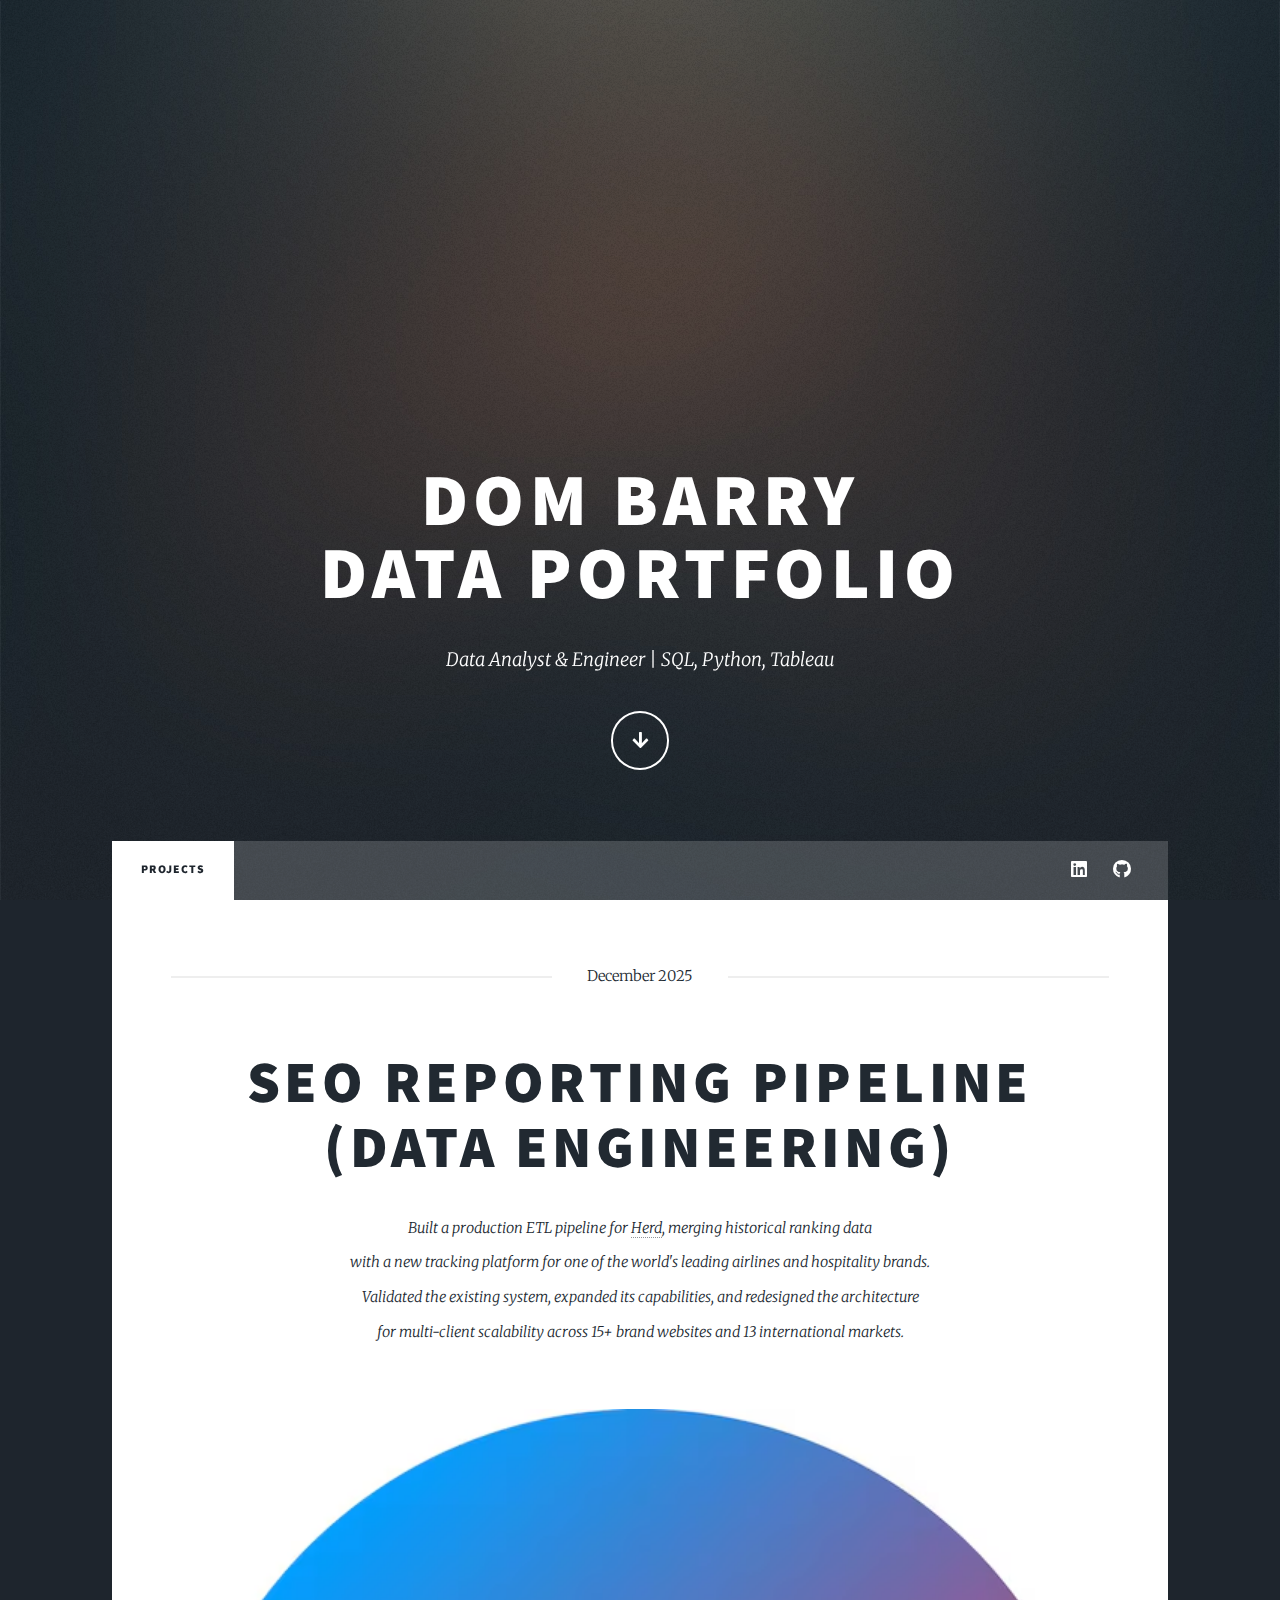
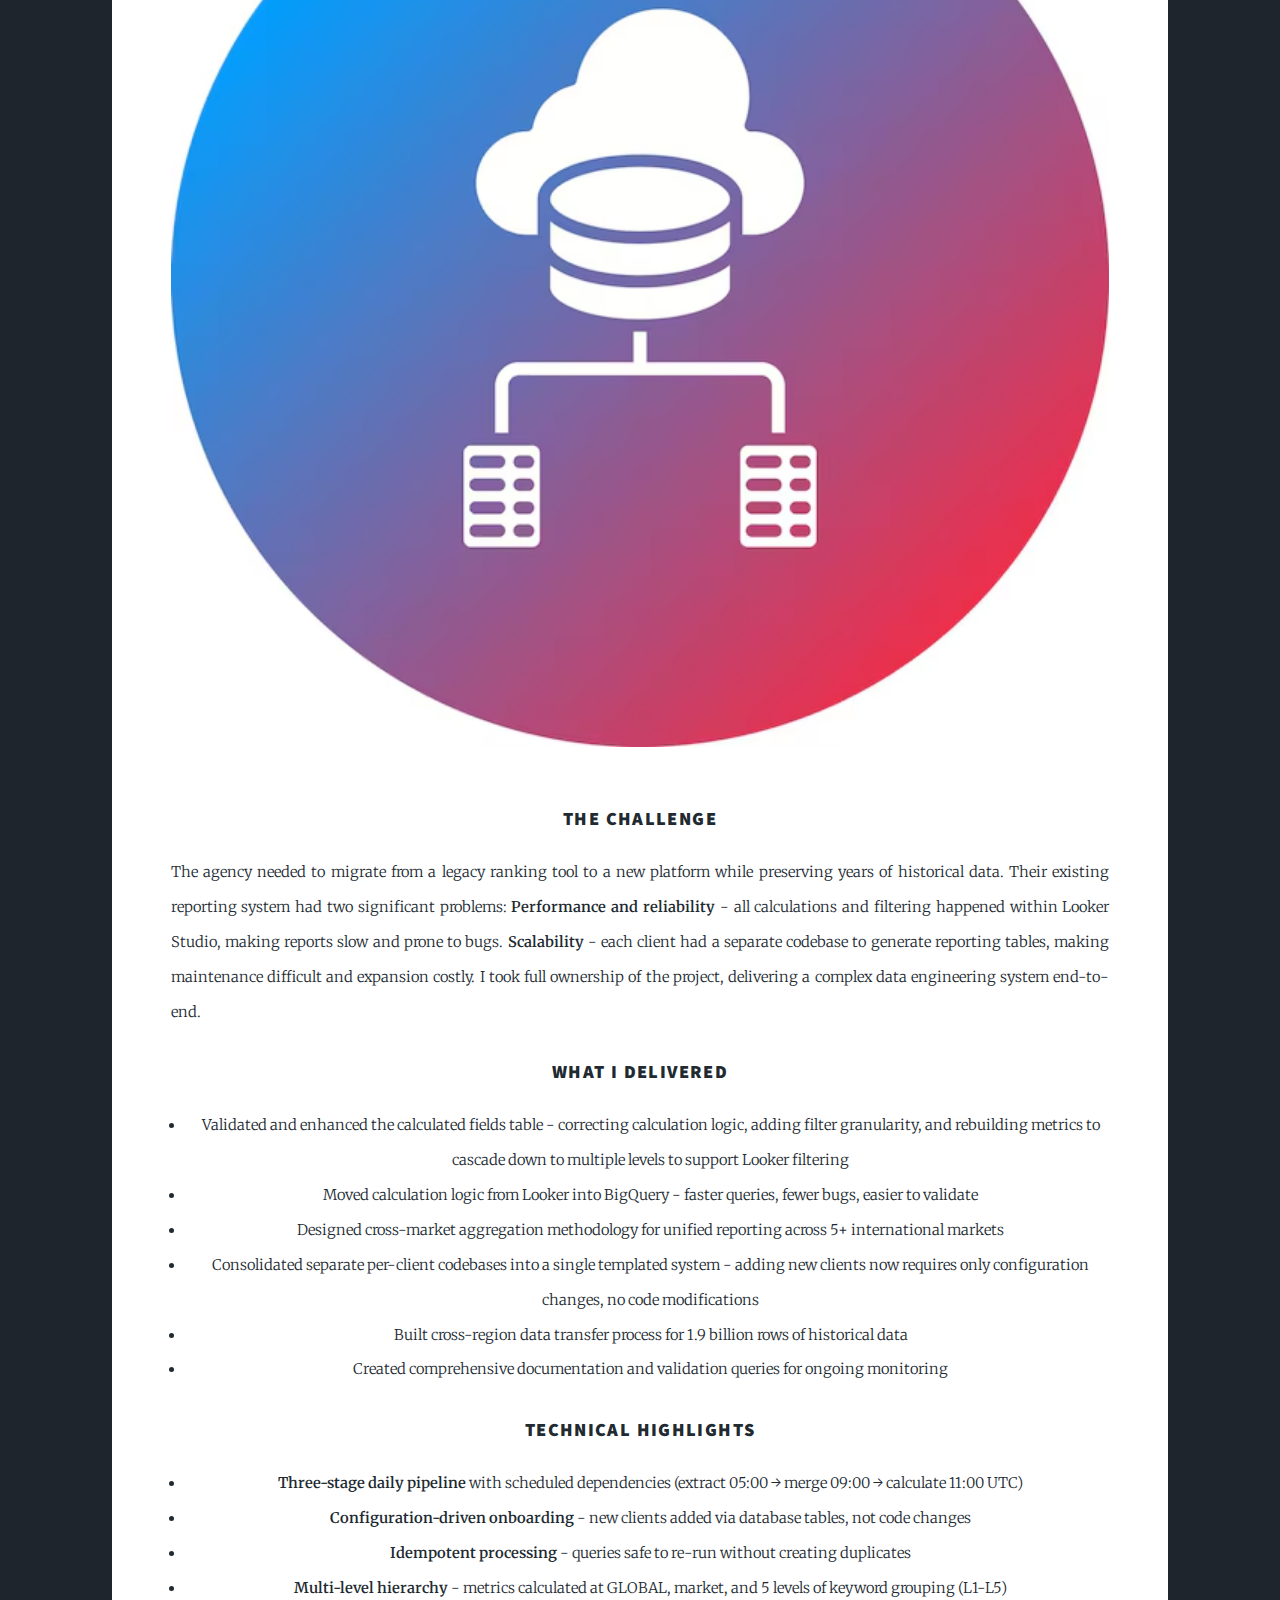
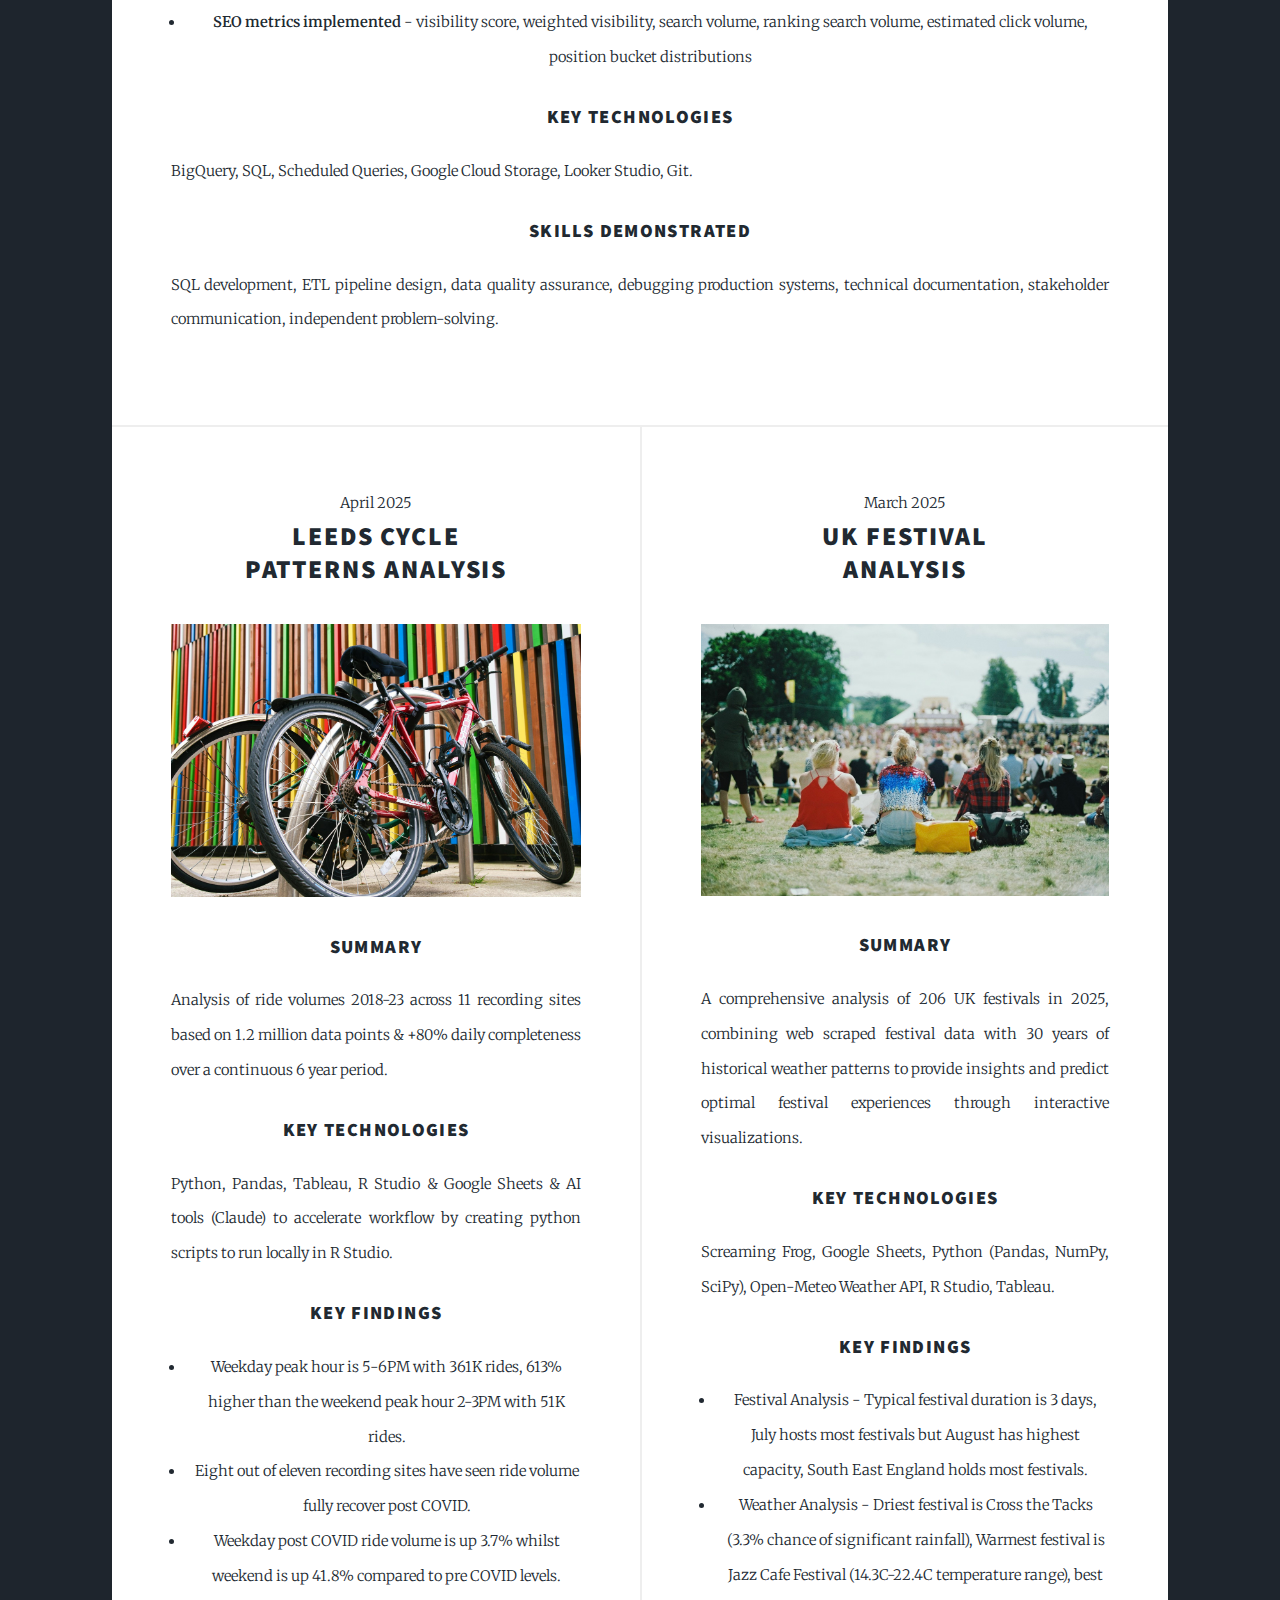
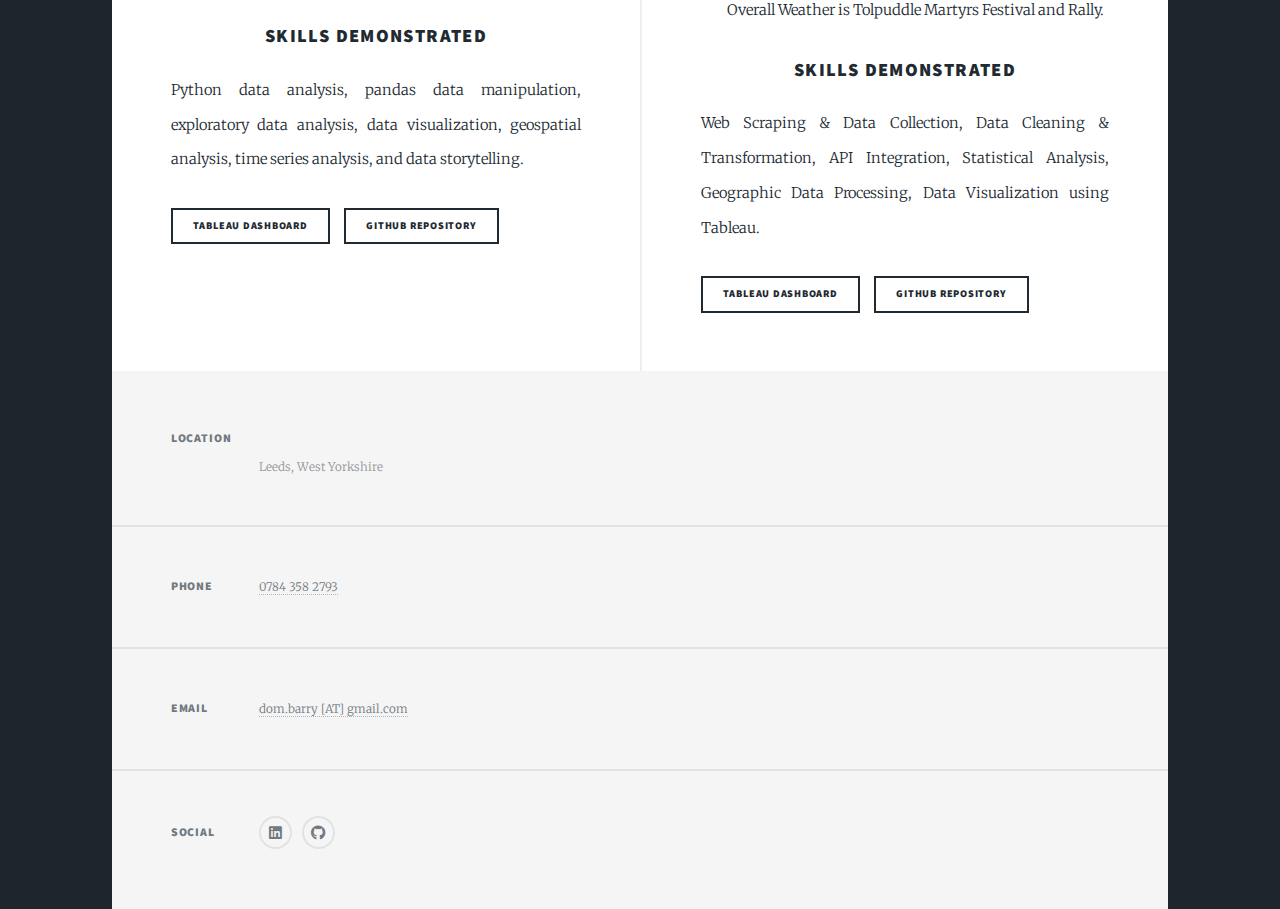
<file: index.html>
<!DOCTYPE HTML>
<!--
	Massively by HTML5 UP
	html5up.net | @ajlkn
	Free for personal and commercial use under the CCA 3.0 license (html5up.net/license)
-->
<html>
	<head>
		<title>Dom Barry Data Portfolio</title>
		<meta charset="utf-8" />
		<meta name="viewport" content="width=device-width, initial-scale=1, user-scalable=no" />
		<link rel="stylesheet" href="assets/css/main.css" />
		<link rel="icon" type="image/png" href="/portfolio/images/favicon-96x96.png" sizes="96x96" />
		<link rel="icon" type="image/svg+xml" href="/portfolio/images/favicon.svg" />
		<link rel="shortcut icon" href="/portfolio/images/favicon.ico" />
		<link rel="apple-touch-icon" sizes="180x180" href="/portfolio/images/apple-touch-icon.png" />
		<link rel="manifest" href="/portfolio/images/site.webmanifest" />
		<noscript><link rel="stylesheet" href="assets/css/noscript.css" /></noscript>
	</head>
	<body class="is-preload">

		<!-- Wrapper -->
			<div id="wrapper" class="fade-in">

				<!-- Intro -->
					<div id="intro">
						<h1>Dom Barry<br />
						Data Portfolio</h1>
						<p>Data Analyst & Engineer | SQL, Python, Tableau</p>
						<ul class="actions">
							<li><a href="#header" class="button icon solid solo fa-arrow-down scrolly">Continue</a></li>
						</ul>
					</div>

				<!-- Header -->
					<header id="header">
						<a href="index.html" class="logo">Dom Barry Data Portfolio</a>
					</header>

				<!-- Nav -->
					<nav id="nav">
						<ul class="links">
							<li class="active"><a href="index.html">Projects</a></li>
						</ul>
						<ul class="icons">
							<li><a href="https://www.linkedin.com/in/dom-barry/" class="icon brands fa-linkedin" target="_blank"><span class="label">LinkedIn</span></a></li>
							<li><a href="https://github.com/DominicBarry" class="icon brands fa-github" target="_blank"><span class="label">GitHub</span></a></li>
						</ul>
					</nav>

				<!-- Main -->
					<div id="main">

						<!-- Featured Post -->
							<article class="post featured">
								<header class="major">
									<span class="date">December 2025</span>
									<h2><a href="#">SEO Reporting Pipeline<br />
									(Data Engineering)</a></h2>
									<p>Built a production ETL pipeline for <a href="https://herd.io/" target="_blank">Herd</a>, merging historical ranking data<br />
									with a new tracking platform for one of the world's leading airlines and hospitality brands.<br />
									Validated the existing system, expanded its capabilities, and redesigned the architecture<br />
									for multi-client scalability across 15+ brand websites and 13 international markets.</p>
								</header>
								<a href="#" class="image main"><img src="images/seo-reporting-pipeline.jpg" alt="SEO Reporting Pipeline" /></a>
								
								<h3>The Challenge</h3>
								<p>The agency needed to migrate from a legacy ranking tool to a new platform while preserving years of historical data. Their existing reporting system had two significant problems: <strong>Performance and reliability</strong> - all calculations and filtering happened within Looker Studio, making reports slow and prone to bugs. <strong>Scalability</strong> - each client had a separate codebase to generate reporting tables, making maintenance difficult and expansion costly. I took full ownership of the project, delivering a complex data engineering system end-to-end.</p>
								
								<h3>What I Delivered</h3>
								<ul>
									<li>Validated and enhanced the calculated fields table - correcting calculation logic, adding filter granularity, and rebuilding metrics to cascade down to multiple levels to support Looker filtering</li>
									<li>Moved calculation logic from Looker into BigQuery - faster queries, fewer bugs, easier to validate</li>
									<li>Designed cross-market aggregation methodology for unified reporting across 5+ international markets</li>
									<li>Consolidated separate per-client codebases into a single templated system - adding new clients now requires only configuration changes, no code modifications</li>
									<li>Built cross-region data transfer process for 1.9 billion rows of historical data</li>
									<li>Created comprehensive documentation and validation queries for ongoing monitoring</li>
								</ul>
								
								<h3>Technical Highlights</h3>
								<ul>
									<li><strong>Three-stage daily pipeline</strong> with scheduled dependencies (extract 05:00 → merge 09:00 → calculate 11:00 UTC)</li>
									<li><strong>Configuration-driven onboarding</strong> - new clients added via database tables, not code changes</li>
									<li><strong>Idempotent processing</strong> - queries safe to re-run without creating duplicates</li>
									<li><strong>Multi-level hierarchy</strong> - metrics calculated at GLOBAL, market, and 5 levels of keyword grouping (L1-L5)</li>
									<li><strong>SEO metrics implemented</strong> - visibility score, weighted visibility, search volume, ranking search volume, estimated click volume, position bucket distributions</li>
								</ul>
								
								<h3>Key Technologies</h3>
								<p>BigQuery, SQL, Scheduled Queries, Google Cloud Storage, Looker Studio, Git.</p>
								
								<h3>Skills Demonstrated</h3>
								<p>SQL development, ETL pipeline design, data quality assurance, debugging production systems, technical documentation, stakeholder communication, independent problem-solving.</p>
							</article>

						<!-- Posts -->
							<section class="posts">
								<article>
									<span class="date">April 2025</span>
									<header>
										<h2>Leeds Cycle<br />
										Patterns Analysis</h2>
									</header>
									<a href="#" class="image fit"><img src="images/leeds-cycle-patterns-analysis.jpeg" alt="" /></a>
									<h3>Summary</h3>
									<p>Analysis of ride volumes 2018-23 across 11 recording sites based on 1.2 million data points & +80% daily completeness over a continuous 6 year period.</p>
									<h3>Key technologies</h3>
									<p>Python, Pandas, Tableau, R Studio & Google Sheets & AI tools (Claude) to accelerate workflow by creating python scripts to run locally in R Studio.</p>
									<h3>Key findings</h3>
									<ul>
										<li>Weekday peak hour is 5-6PM with 361K rides, 613% higher than the weekend peak hour 2-3PM with 51K rides.</li>
										<li>Eight out of eleven recording sites have seen ride volume fully recover post COVID.</li>
										<li>Weekday post COVID ride volume is up 3.7% whilst weekend is up 41.8% compared to pre COVID levels.</li>
									</ul>
									<h3>Skills demonstrated</h3>
									<p>Python data analysis, pandas data manipulation, exploratory data analysis, data visualization, geospatial analysis, time series analysis, and data storytelling.</p>
									<ul class="actions">
										<li><a href="https://public.tableau.com/app/profile/dom.barry/viz/LeedsCyclePatternsAnalysis/Overview" class="button small" target="_blank">Tableau dashboard</a></li>
										<li><a href="https://github.com/DominicBarry/Leeds-Cycle-Patterns-Analysis" class="button small" target="_blank">GitHub repository</a></li>
									</ul>
								</article>
								<article>
									<span class="date">March 2025</span>
									<header>
										<h2>UK Festival<br />
										Analysis</h2>
									</header>
									<a href="#" class="image fit"><img src="images/uk-music-festival.jpeg" alt="" /></a>
									<h3>Summary</h3>
									<p>A comprehensive analysis of 206 UK festivals in 2025, combining web scraped festival data with 30 years of historical weather patterns 
										to provide insights and predict optimal festival experiences through interactive visualizations.</p>
									<h3>Key technologies</h3>
									<p>Screaming Frog, Google Sheets, Python (Pandas, NumPy, SciPy), Open-Meteo Weather API, R Studio, Tableau.</p>
									<h3>Key findings</h3>
									<ul>
										<li>Festival Analysis - Typical festival duration is 3 days, July hosts most festivals but August has highest capacity, South East England holds most festivals.</li>
										<li>Weather Analysis - Driest festival is Cross the Tacks (3.3% chance of significant rainfall), Warmest festival is Jazz Cafe Festival (14.3C-22.4C temperature range), 
										best Overall Weather is Tolpuddle Martyrs Festival and Rally.</li>
									</ul>
									<h3>Skills demonstrated</h3>
										<p>Web Scraping & Data Collection, Data Cleaning & Transformation, API Integration, Statistical Analysis, Geographic Data Processing, 
										Data Visualization using Tableau.</p>
									<ul class="actions">
										<li><a href="https://public.tableau.com/app/profile/dom.barry/viz/UKFestivalAnalysis2025/FestivalAnalysis" class="button small" target="_blank">Tableau dashboard</a></li>
										<li><a href="https://github.com/DominicBarry/UK-Festival-Analysis" class="button small" target="_blank">GitHub repository</a></li>
									</ul>
								<!-- 
								</article>
																<article>
									<header>
										<h2>Title<br />
										Analysis</h2>
									</header>
									<a href="#" class="image fit"><img src="images/pic02.jpg" alt="" /></a>
									<p><b>Summary:</b> </p>
									<p><b>Key technologies:</b> </p>
									<p><b>Key findings: </b> </p>			
									<p><b>Skills demonstrated: </b> </p>
									<ul class="actions">
										<li><a href="#" class="button small">Tableau dashboard</a></li>
										<li><a href="#" class="button small" target="_blank">GitHub repository</a></li>
									</ul>
								</article>
								-->	
								
							</section>

						<!-- Footer
							<footer>
								<div class="pagination">
									<a href="#" class="previous">Prev</a>
									<a href="#" class="page active">1</a>
									<a href="#" class="page">2</a>
									<a href="#" class="page">3</a>
									<span class="extra">&hellip;</span>
									<a href="#" class="page">8</a>
									<a href="#" class="page">9</a>
									<a href="#" class="page">10</a>
									<a href="#" class="next">Next</a>
								</div>
							</footer>
						-->

					</div>

				<!-- Footer -->
					<footer id="footer">
						<section class="split contact">
							<section class="alt">
								<h3>Location</h3>
								<p><br />
								Leeds, West Yorkshire</p>
							</section>
							<section>
								<h3>Phone</h3>
								<p><a href="#">0784 358 2793</a></p>
							</section>
							<section>
								<h3>Email</h3>
								<p><a href="#">dom.barry [AT] gmail.com</a></p>
							</section>
							<section>
								<h3>Social</h3>
								<ul class="icons alt">
									<li><a href="https://www.linkedin.com/in/dom-barry/" class="icon brands alt fa-linkedin" target="_blank"><span class="label">LinkedIn</span></a></li>
									<li><a href="https://github.com/DominicBarry" class="icon brands alt fa-github" target="_blank"><span class="label">GitHub</span></a></li>
								</ul>
							</section>
						</section>
					</footer>

				<!-- Copyright -->


			</div>

		<!-- Scripts -->
			<script src="assets/js/jquery.min.js"></script>
			<script src="assets/js/jquery.scrollex.min.js"></script>
			<script src="assets/js/jquery.scrolly.min.js"></script>
			<script src="assets/js/browser.min.js"></script>
			<script src="assets/js/breakpoints.min.js"></script>
			<script src="assets/js/util.js"></script>
			<script src="assets/js/main.js"></script>

	</body>
</html>
</file>
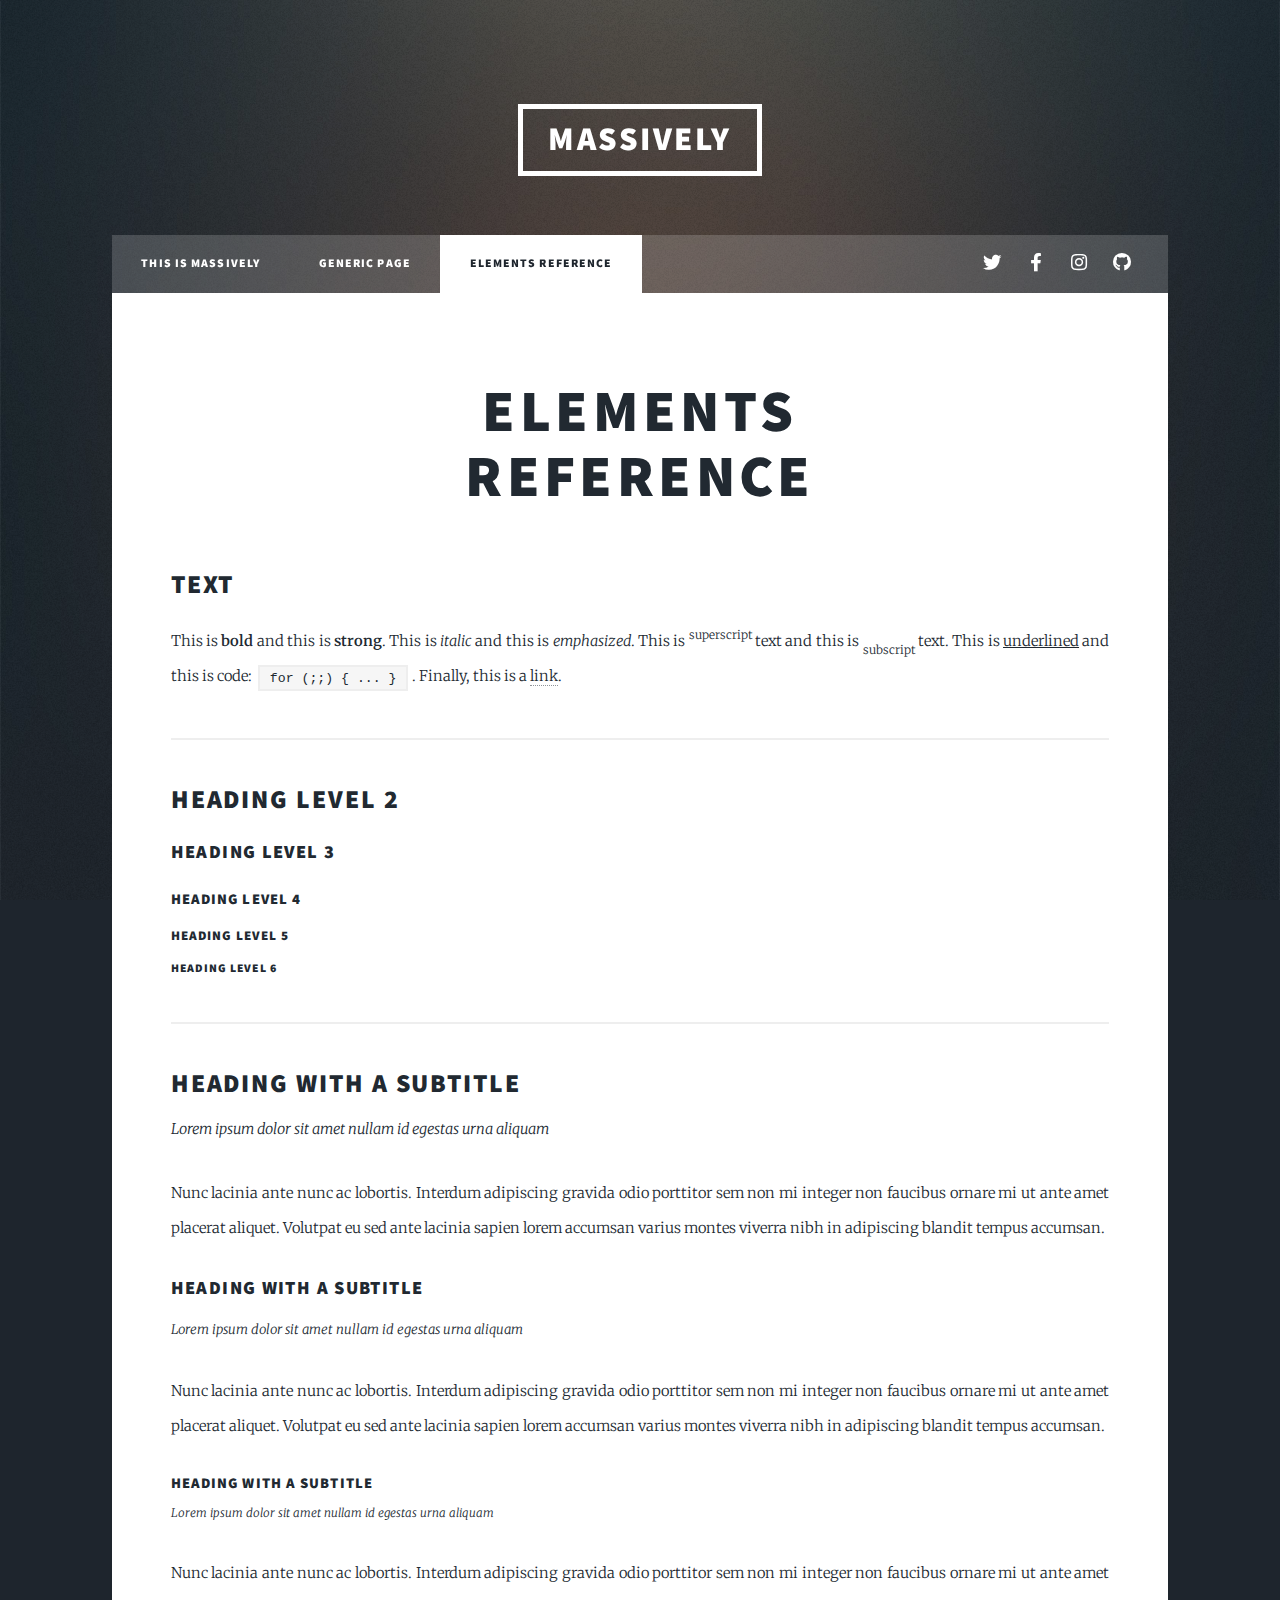
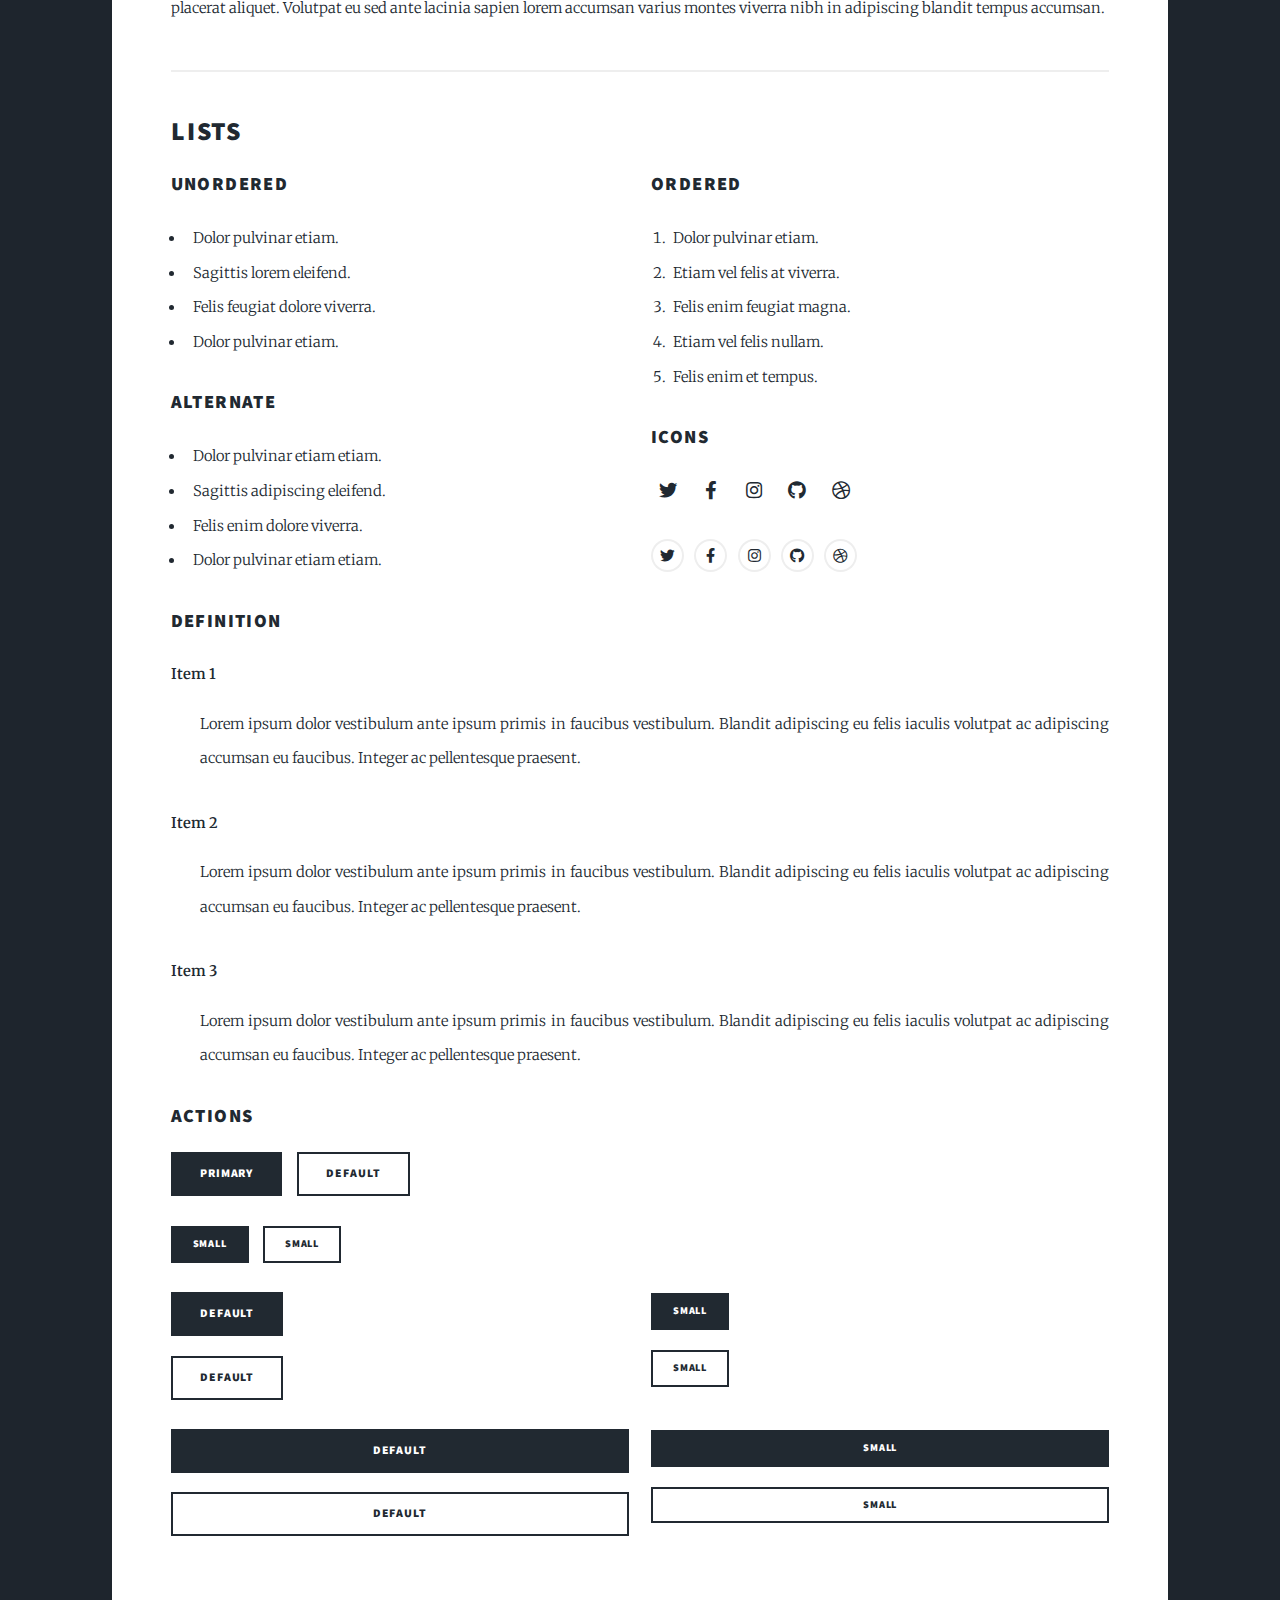
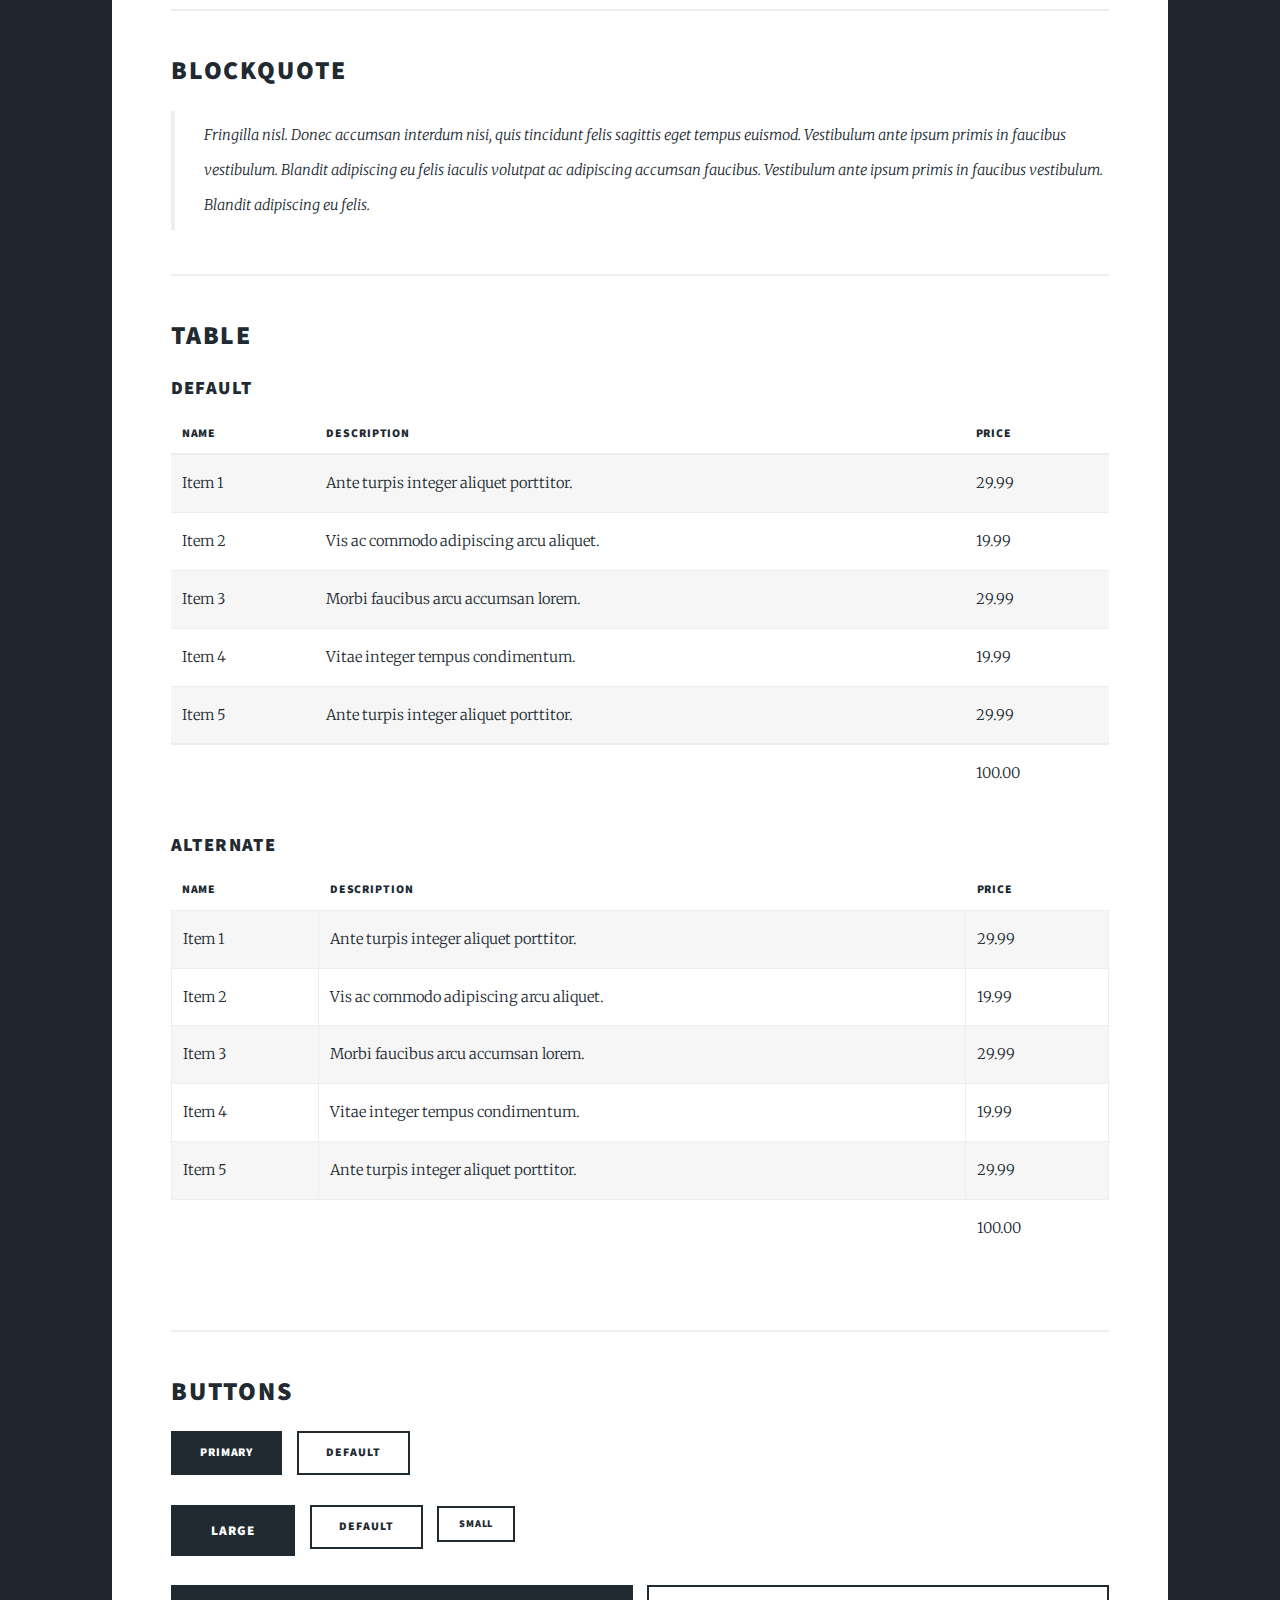
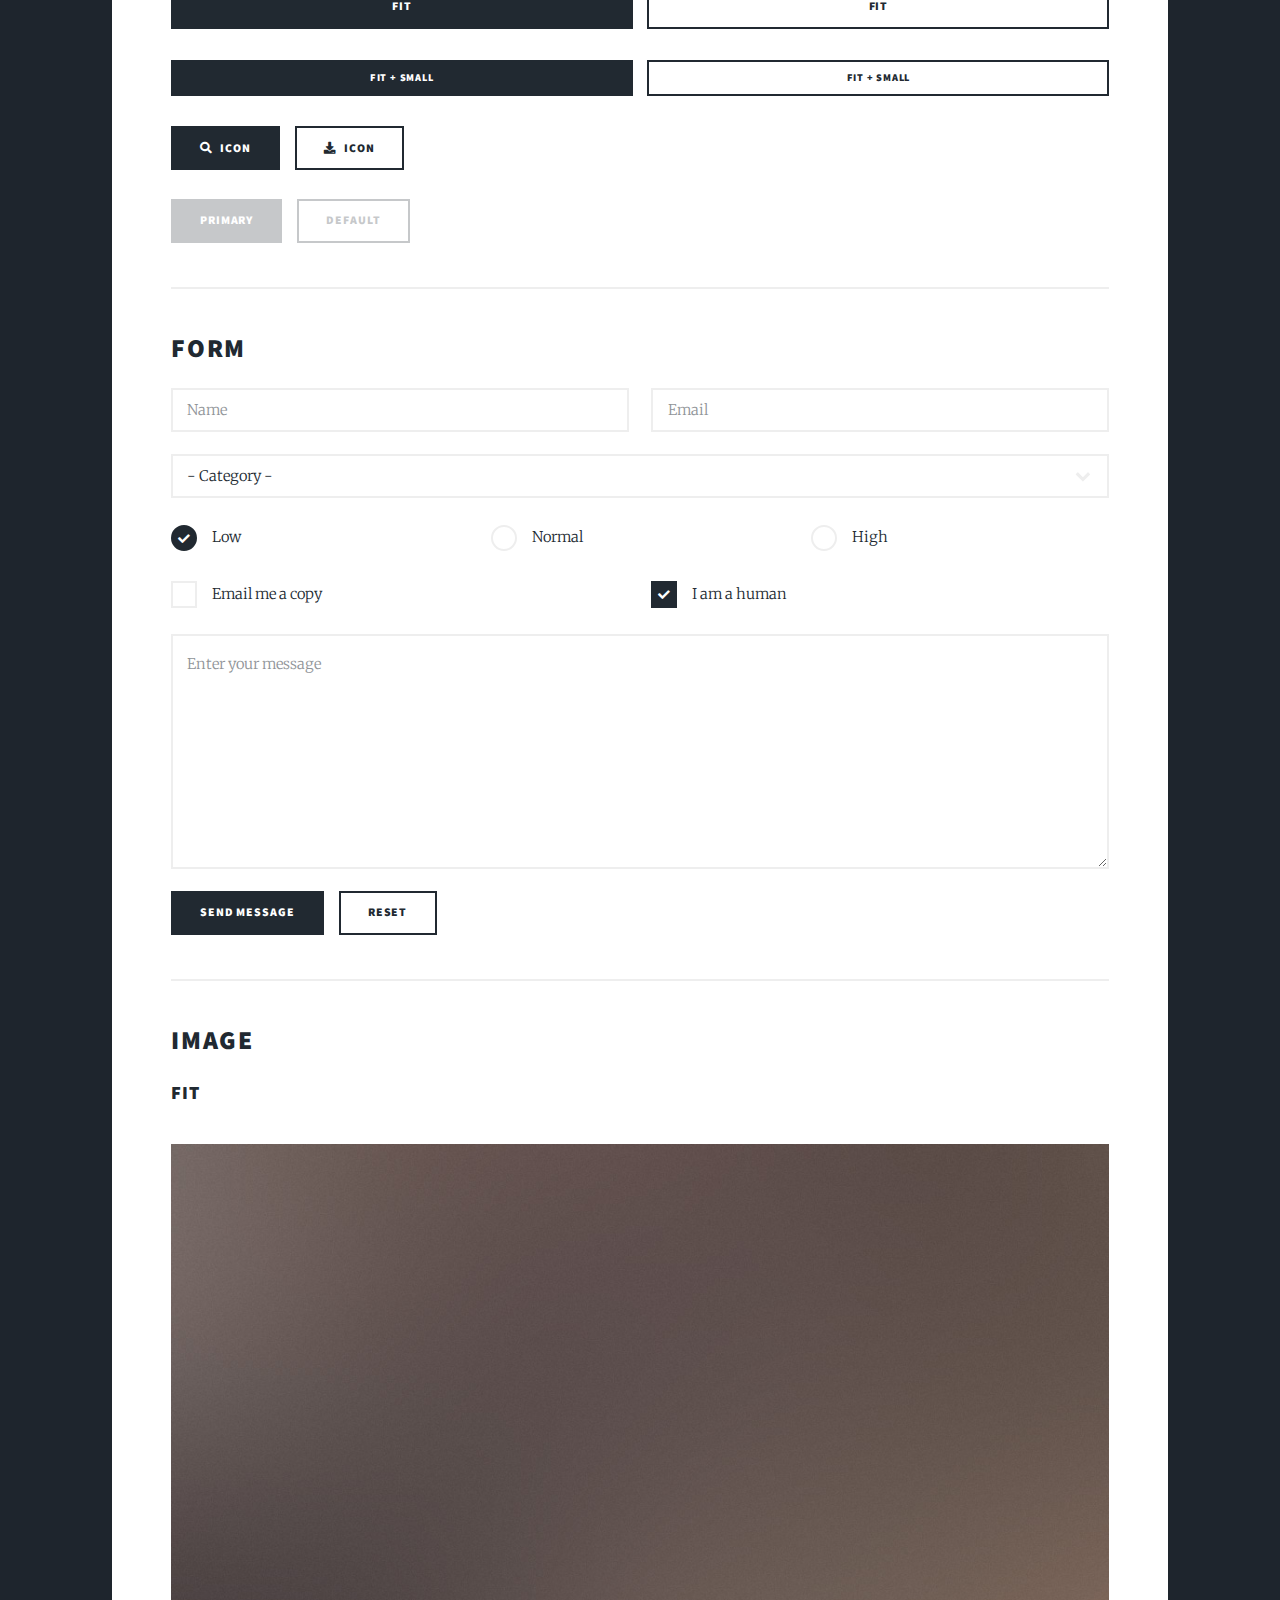
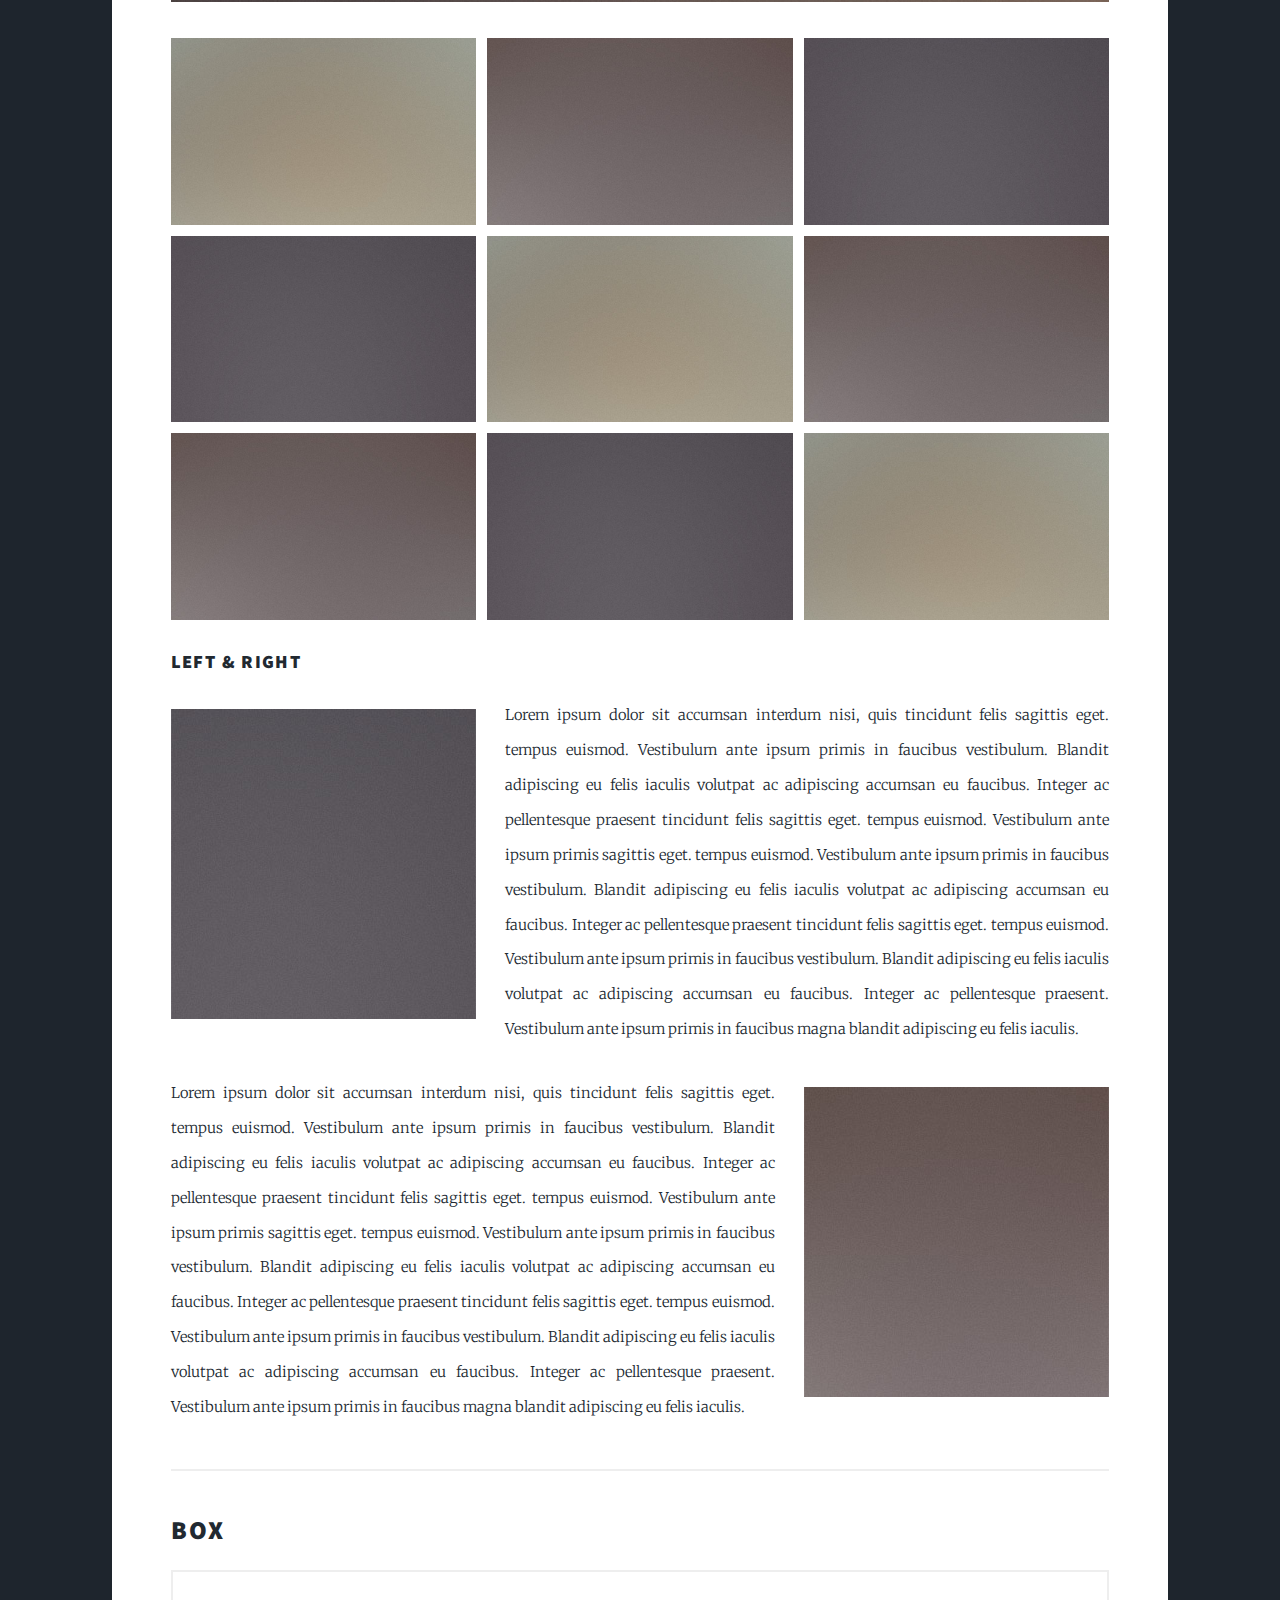
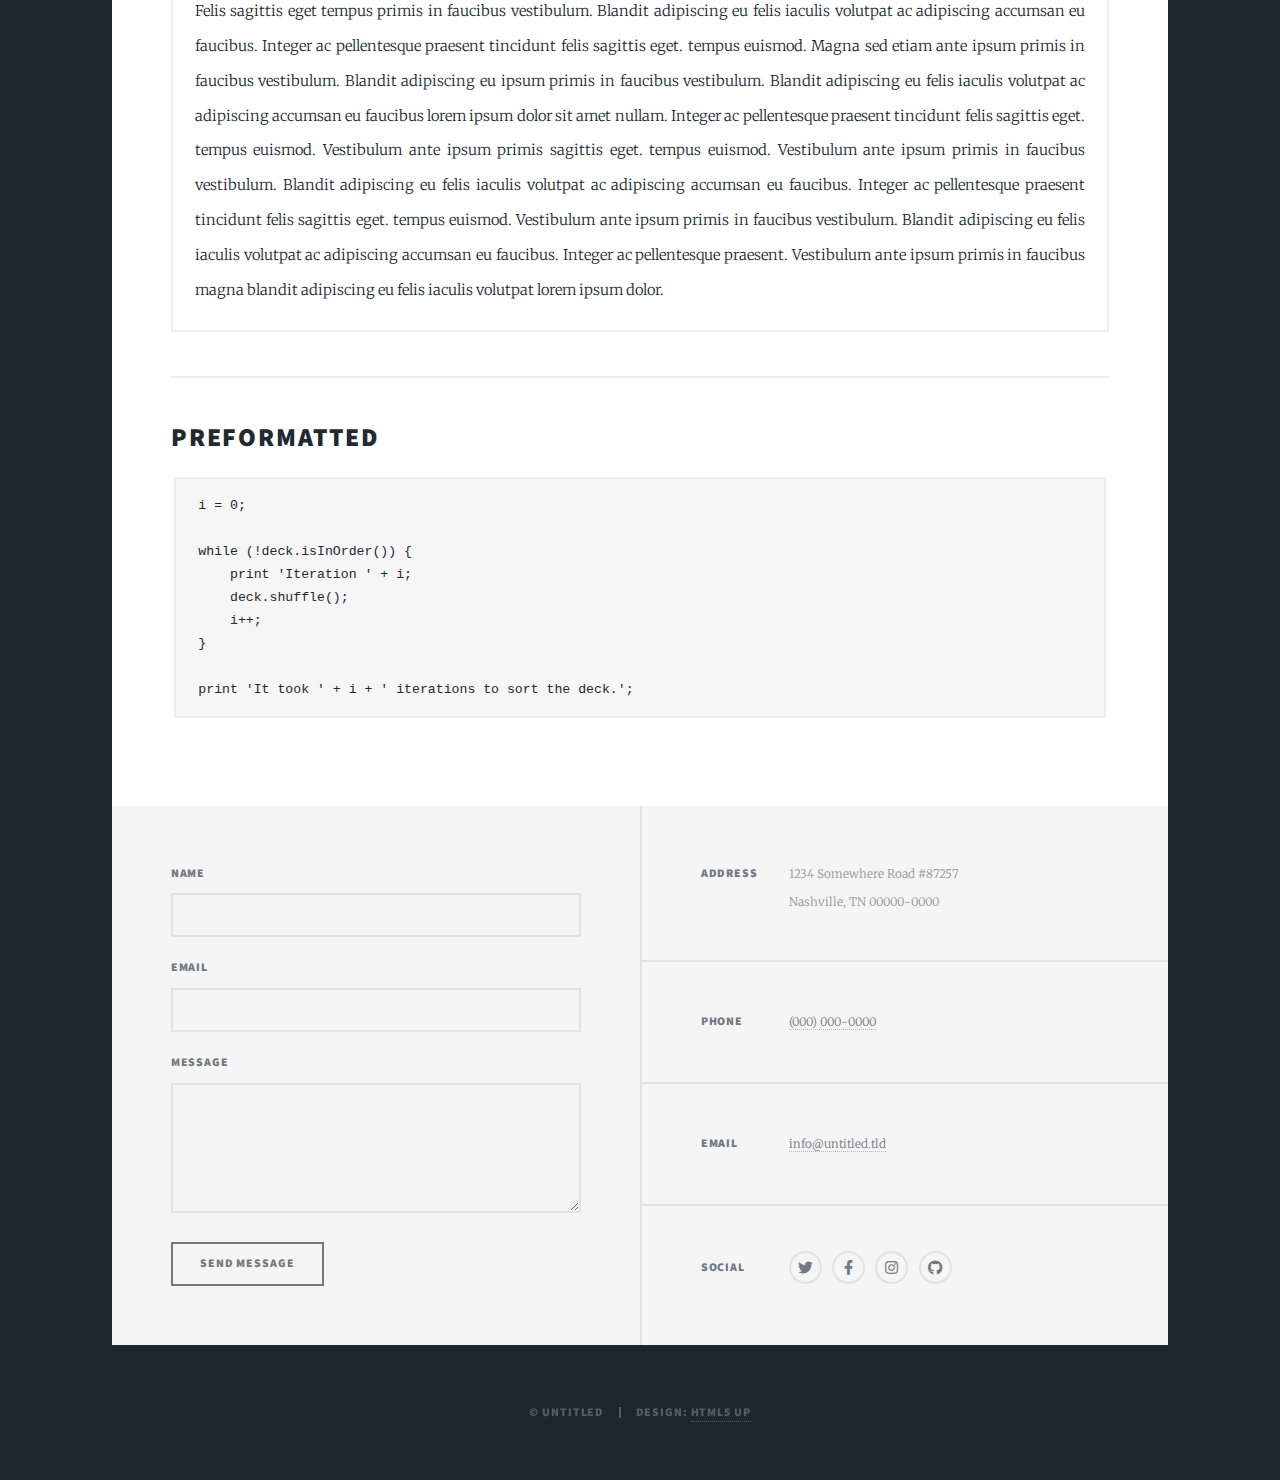
<file: elements.html>
<!DOCTYPE HTML>
<!--
	Massively by HTML5 UP
	html5up.net | @ajlkn
	Free for personal and commercial use under the CCA 3.0 license (html5up.net/license)
-->
<html>
	<head>
		<title>Elements Reference - Massively by HTML5 UP</title>
		<meta charset="utf-8" />
		<meta name="viewport" content="width=device-width, initial-scale=1, user-scalable=no" />
		<link rel="stylesheet" href="assets/css/main.css" />
		<noscript><link rel="stylesheet" href="assets/css/noscript.css" /></noscript>
	</head>
	<body class="is-preload">

		<!-- Wrapper -->
			<div id="wrapper">

				<!-- Header -->
					<header id="header">
						<a href="index.html" class="logo">Massively</a>
					</header>

				<!-- Nav -->
					<nav id="nav">
						<ul class="links">
							<li><a href="index.html">This is Massively</a></li>
							<li><a href="generic.html">Generic Page</a></li>
							<li class="active"><a href="elements.html">Elements Reference</a></li>
						</ul>
						<ul class="icons">
							<li><a href="#" class="icon brands fa-twitter"><span class="label">Twitter</span></a></li>
							<li><a href="#" class="icon brands fa-facebook-f"><span class="label">Facebook</span></a></li>
							<li><a href="#" class="icon brands fa-instagram"><span class="label">Instagram</span></a></li>
							<li><a href="#" class="icon brands fa-github"><span class="label">GitHub</span></a></li>
						</ul>
					</nav>

				<!-- Main -->
					<div id="main">

						<!-- Post -->
							<section class="post">
								<header class="major">
									<h1>Elements<br />
									Reference</h1>
								</header>

								<!-- Text stuff -->
									<h2>Text</h2>
									<p>This is <b>bold</b> and this is <strong>strong</strong>. This is <i>italic</i> and this is <em>emphasized</em>.
									This is <sup>superscript</sup> text and this is <sub>subscript</sub> text.
									This is <u>underlined</u> and this is code: <code>for (;;) { ... }</code>.
									Finally, this is a <a href="#">link</a>.</p>
									<hr />
									<h2>Heading Level 2</h2>
									<h3>Heading Level 3</h3>
									<h4>Heading Level 4</h4>
									<h5>Heading Level 5</h5>
									<h6>Heading Level 6</h6>
									<hr />
									<header>
										<h2>Heading with a Subtitle</h2>
										<p>Lorem ipsum dolor sit amet nullam id egestas urna aliquam</p>
									</header>
									<p>Nunc lacinia ante nunc ac lobortis. Interdum adipiscing gravida odio porttitor sem non mi integer non faucibus ornare mi ut ante amet placerat aliquet. Volutpat eu sed ante lacinia sapien lorem accumsan varius montes viverra nibh in adipiscing blandit tempus accumsan.</p>
									<header>
										<h3>Heading with a Subtitle</h3>
										<p>Lorem ipsum dolor sit amet nullam id egestas urna aliquam</p>
									</header>
									<p>Nunc lacinia ante nunc ac lobortis. Interdum adipiscing gravida odio porttitor sem non mi integer non faucibus ornare mi ut ante amet placerat aliquet. Volutpat eu sed ante lacinia sapien lorem accumsan varius montes viverra nibh in adipiscing blandit tempus accumsan.</p>
									<header>
										<h4>Heading with a Subtitle</h4>
										<p>Lorem ipsum dolor sit amet nullam id egestas urna aliquam</p>
									</header>
									<p>Nunc lacinia ante nunc ac lobortis. Interdum adipiscing gravida odio porttitor sem non mi integer non faucibus ornare mi ut ante amet placerat aliquet. Volutpat eu sed ante lacinia sapien lorem accumsan varius montes viverra nibh in adipiscing blandit tempus accumsan.</p>

									<hr />

								<!-- Lists -->
									<h2>Lists</h2>
									<div class="row">
										<div class="col-6 col-12-small">

											<h3>Unordered</h3>
											<ul>
												<li>Dolor pulvinar etiam.</li>
												<li>Sagittis lorem eleifend.</li>
												<li>Felis feugiat dolore viverra.</li>
												<li>Dolor pulvinar etiam.</li>
											</ul>

											<h3>Alternate</h3>
											<ul class="alt">
												<li>Dolor pulvinar etiam etiam.</li>
												<li>Sagittis adipiscing eleifend.</li>
												<li>Felis enim dolore viverra.</li>
												<li>Dolor pulvinar etiam etiam.</li>
											</ul>

										</div>
										<div class="col-6 col-12-small">

											<h3>Ordered</h3>
											<ol>
												<li>Dolor pulvinar etiam.</li>
												<li>Etiam vel felis at viverra.</li>
												<li>Felis enim feugiat magna.</li>
												<li>Etiam vel felis nullam.</li>
												<li>Felis enim et tempus.</li>
											</ol>

											<h3>Icons</h3>
											<ul class="icons">
												<li><a href="#" class="icon brands fa-twitter"><span class="label">Twitter</span></a></li>
												<li><a href="#" class="icon brands fa-facebook-f"><span class="label">Facebook</span></a></li>
												<li><a href="#" class="icon brands fa-instagram"><span class="label">Instagram</span></a></li>
												<li><a href="#" class="icon brands fa-github"><span class="label">Github</span></a></li>
												<li><a href="#" class="icon brands fa-dribbble"><span class="label">Dribbble</span></a></li>
											</ul>
											<ul class="icons alt">
												<li><a href="#" class="icon brands alt fa-twitter"><span class="label">Twitter</span></a></li>
												<li><a href="#" class="icon brands alt fa-facebook-f"><span class="label">Facebook</span></a></li>
												<li><a href="#" class="icon brands alt fa-instagram"><span class="label">Instagram</span></a></li>
												<li><a href="#" class="icon brands alt fa-github"><span class="label">Github</span></a></li>
												<li><a href="#" class="icon brands alt fa-dribbble"><span class="label">Dribbble</span></a></li>
											</ul>

										</div>
									</div>
									<h3>Definition</h3>
									<dl>
										<dt>Item 1</dt>
										<dd>
											<p>Lorem ipsum dolor vestibulum ante ipsum primis in faucibus vestibulum. Blandit adipiscing eu felis iaculis volutpat ac adipiscing accumsan eu faucibus. Integer ac pellentesque praesent.</p>
										</dd>
										<dt>Item 2</dt>
										<dd>
											<p>Lorem ipsum dolor vestibulum ante ipsum primis in faucibus vestibulum. Blandit adipiscing eu felis iaculis volutpat ac adipiscing accumsan eu faucibus. Integer ac pellentesque praesent.</p>
										</dd>
										<dt>Item 3</dt>
										<dd>
											<p>Lorem ipsum dolor vestibulum ante ipsum primis in faucibus vestibulum. Blandit adipiscing eu felis iaculis volutpat ac adipiscing accumsan eu faucibus. Integer ac pellentesque praesent.</p>
										</dd>
									</dl>

									<h3>Actions</h3>
									<ul class="actions">
										<li><a href="#" class="button primary">Primary</a></li>
										<li><a href="#" class="button">Default</a></li>
									</ul>
									<ul class="actions small">
										<li><a href="#" class="button primary small">Small</a></li>
										<li><a href="#" class="button small">Small</a></li>
									</ul>
									<div class="row">
										<div class="col-6 col-12-small">
											<ul class="actions stacked">
												<li><a href="#" class="button primary">Default</a></li>
												<li><a href="#" class="button">Default</a></li>
											</ul>
										</div>
										<div class="col-6 col-12-small">
											<ul class="actions stacked">
												<li><a href="#" class="button primary small">Small</a></li>
												<li><a href="#" class="button small">Small</a></li>
											</ul>
										</div>
									</div>
									<div class="row">
										<div class="col-6 col-12-small">
											<ul class="actions stacked">
												<li><a href="#" class="button primary fit">Default</a></li>
												<li><a href="#" class="button fit">Default</a></li>
											</ul>
										</div>
										<div class="col-6 col-12-small">
											<ul class="actions stacked">
												<li><a href="#" class="button primary small fit">Small</a></li>
												<li><a href="#" class="button small fit">Small</a></li>
											</ul>
										</div>
									</div>

									<hr />

								<!-- Blockquote -->
									<h2>Blockquote</h2>
									<blockquote>Fringilla nisl. Donec accumsan interdum nisi, quis tincidunt felis sagittis eget tempus euismod. Vestibulum ante ipsum primis in faucibus vestibulum. Blandit adipiscing eu felis iaculis volutpat ac adipiscing accumsan faucibus. Vestibulum ante ipsum primis in faucibus vestibulum. Blandit adipiscing eu felis.</blockquote>

									<hr />

								<!-- Table -->
									<h2>Table</h2>

									<h3>Default</h3>
									<div class="table-wrapper">
										<table>
											<thead>
												<tr>
													<th>Name</th>
													<th>Description</th>
													<th>Price</th>
												</tr>
											</thead>
											<tbody>
												<tr>
													<td>Item 1</td>
													<td>Ante turpis integer aliquet porttitor.</td>
													<td>29.99</td>
												</tr>
												<tr>
													<td>Item 2</td>
													<td>Vis ac commodo adipiscing arcu aliquet.</td>
													<td>19.99</td>
												</tr>
												<tr>
													<td>Item 3</td>
													<td> Morbi faucibus arcu accumsan lorem.</td>
													<td>29.99</td>
												</tr>
												<tr>
													<td>Item 4</td>
													<td>Vitae integer tempus condimentum.</td>
													<td>19.99</td>
												</tr>
												<tr>
													<td>Item 5</td>
													<td>Ante turpis integer aliquet porttitor.</td>
													<td>29.99</td>
												</tr>
											</tbody>
											<tfoot>
												<tr>
													<td colspan="2"></td>
													<td>100.00</td>
												</tr>
											</tfoot>
										</table>
									</div>

									<h3>Alternate</h3>
									<div class="table-wrapper">
										<table class="alt">
											<thead>
												<tr>
													<th>Name</th>
													<th>Description</th>
													<th>Price</th>
												</tr>
											</thead>
											<tbody>
												<tr>
													<td>Item 1</td>
													<td>Ante turpis integer aliquet porttitor.</td>
													<td>29.99</td>
												</tr>
												<tr>
													<td>Item 2</td>
													<td>Vis ac commodo adipiscing arcu aliquet.</td>
													<td>19.99</td>
												</tr>
												<tr>
													<td>Item 3</td>
													<td> Morbi faucibus arcu accumsan lorem.</td>
													<td>29.99</td>
												</tr>
												<tr>
													<td>Item 4</td>
													<td>Vitae integer tempus condimentum.</td>
													<td>19.99</td>
												</tr>
												<tr>
													<td>Item 5</td>
													<td>Ante turpis integer aliquet porttitor.</td>
													<td>29.99</td>
												</tr>
											</tbody>
											<tfoot>
												<tr>
													<td colspan="2"></td>
													<td>100.00</td>
												</tr>
											</tfoot>
										</table>
									</div>

									<hr />

								<!-- Buttons -->
									<h2>Buttons</h2>
									<ul class="actions">
										<li><a href="#" class="button primary">Primary</a></li>
										<li><a href="#" class="button">Default</a></li>
									</ul>
									<ul class="actions">
										<li><a href="#" class="button primary large">Large</a></li>
										<li><a href="#" class="button">Default</a></li>
										<li><a href="#" class="button small">Small</a></li>
									</ul>
									<ul class="actions fit">
										<li><a href="#" class="button primary fit">Fit</a></li>
										<li><a href="#" class="button fit">Fit</a></li>
									</ul>
									<ul class="actions fit small">
										<li><a href="#" class="button primary fit small">Fit + Small</a></li>
										<li><a href="#" class="button fit small">Fit + Small</a></li>
									</ul>
									<ul class="actions">
										<li><a href="#" class="button primary icon solid fa-search">Icon</a></li>
										<li><a href="#" class="button icon solid fa-download">Icon</a></li>
									</ul>
									<ul class="actions">
										<li><span class="button primary disabled">Primary</span></li>
										<li><span class="button disabled">Default</span></li>
									</ul>

									<hr />

								<!-- Form -->
									<h2>Form</h2>

									<form method="post" action="#">
										<div class="row gtr-uniform">
											<div class="col-6 col-12-xsmall">
												<input type="text" name="demo-name" id="demo-name" value="" placeholder="Name" />
											</div>
											<div class="col-6 col-12-xsmall">
												<input type="email" name="demo-email" id="demo-email" value="" placeholder="Email" />
											</div>
											<!-- Break -->
											<div class="col-12">
												<select name="demo-category" id="demo-category">
													<option value="">- Category -</option>
													<option value="1">Manufacturing</option>
													<option value="1">Shipping</option>
													<option value="1">Administration</option>
													<option value="1">Human Resources</option>
												</select>
											</div>
											<!-- Break -->
											<div class="col-4 col-12-small">
												<input type="radio" id="demo-priority-low" name="demo-priority" checked>
												<label for="demo-priority-low">Low</label>
											</div>
											<div class="col-4 col-12-small">
												<input type="radio" id="demo-priority-normal" name="demo-priority">
												<label for="demo-priority-normal">Normal</label>
											</div>
											<div class="col-4 col-12-small">
												<input type="radio" id="demo-priority-high" name="demo-priority">
												<label for="demo-priority-high">High</label>
											</div>
											<!-- Break -->
											<div class="col-6 col-12-small">
												<input type="checkbox" id="demo-copy" name="demo-copy">
												<label for="demo-copy">Email me a copy</label>
											</div>
											<div class="col-6 col-12-small">
												<input type="checkbox" id="demo-human" name="demo-human" checked>
												<label for="demo-human">I am a human</label>
											</div>
											<!-- Break -->
											<div class="col-12">
												<textarea name="demo-message" id="demo-message" placeholder="Enter your message" rows="6"></textarea>
											</div>
											<!-- Break -->
											<div class="col-12">
												<ul class="actions">
													<li><input type="submit" value="Send Message" class="primary" /></li>
													<li><input type="reset" value="Reset" /></li>
												</ul>
											</div>
										</div>
									</form>

									<hr />

								<!-- Image -->
									<h2>Image</h2>

									<h3>Fit</h3>
									<span class="image fit"><img src="images/pic01.jpg" alt="" /></span>
									<div class="box alt">
										<div class="row gtr-50 gtr-uniform">
											<div class="col-4"><span class="image fit"><img src="images/pic02.jpg" alt="" /></span></div>
											<div class="col-4"><span class="image fit"><img src="images/pic03.jpg" alt="" /></span></div>
											<div class="col-4"><span class="image fit"><img src="images/pic04.jpg" alt="" /></span></div>
											<!-- Break -->
											<div class="col-4"><span class="image fit"><img src="images/pic04.jpg" alt="" /></span></div>
											<div class="col-4"><span class="image fit"><img src="images/pic02.jpg" alt="" /></span></div>
											<div class="col-4"><span class="image fit"><img src="images/pic03.jpg" alt="" /></span></div>
											<!-- Break -->
											<div class="col-4"><span class="image fit"><img src="images/pic03.jpg" alt="" /></span></div>
											<div class="col-4"><span class="image fit"><img src="images/pic04.jpg" alt="" /></span></div>
											<div class="col-4"><span class="image fit"><img src="images/pic02.jpg" alt="" /></span></div>
										</div>
									</div>

									<h3>Left &amp; Right</h3>
									<p><span class="image left"><img src="images/pic08.jpg" alt="" /></span>Lorem ipsum dolor sit accumsan interdum nisi, quis tincidunt felis sagittis eget. tempus euismod. Vestibulum ante ipsum primis in faucibus vestibulum. Blandit adipiscing eu felis iaculis volutpat ac adipiscing accumsan eu faucibus. Integer ac pellentesque praesent tincidunt felis sagittis eget. tempus euismod. Vestibulum ante ipsum primis sagittis eget. tempus euismod. Vestibulum ante ipsum primis in faucibus vestibulum. Blandit adipiscing eu felis iaculis volutpat ac adipiscing accumsan eu faucibus. Integer ac pellentesque praesent tincidunt felis sagittis eget. tempus euismod. Vestibulum ante ipsum primis in faucibus vestibulum. Blandit adipiscing eu felis iaculis volutpat ac adipiscing accumsan eu faucibus. Integer ac pellentesque praesent. Vestibulum ante ipsum primis in faucibus magna blandit adipiscing eu felis iaculis.</p>
									<p><span class="image right"><img src="images/pic09.jpg" alt="" /></span>Lorem ipsum dolor sit accumsan interdum nisi, quis tincidunt felis sagittis eget. tempus euismod. Vestibulum ante ipsum primis in faucibus vestibulum. Blandit adipiscing eu felis iaculis volutpat ac adipiscing accumsan eu faucibus. Integer ac pellentesque praesent tincidunt felis sagittis eget. tempus euismod. Vestibulum ante ipsum primis sagittis eget. tempus euismod. Vestibulum ante ipsum primis in faucibus vestibulum. Blandit adipiscing eu felis iaculis volutpat ac adipiscing accumsan eu faucibus. Integer ac pellentesque praesent tincidunt felis sagittis eget. tempus euismod. Vestibulum ante ipsum primis in faucibus vestibulum. Blandit adipiscing eu felis iaculis volutpat ac adipiscing accumsan eu faucibus. Integer ac pellentesque praesent. Vestibulum ante ipsum primis in faucibus magna blandit adipiscing eu felis iaculis.</p>

									<hr />

								<!-- Box -->
									<h2>Box</h2>
									<div class="box">
										<p>Felis sagittis eget tempus primis in faucibus vestibulum. Blandit adipiscing eu felis iaculis volutpat ac adipiscing accumsan eu faucibus. Integer ac pellentesque praesent tincidunt felis sagittis eget. tempus euismod. Magna sed etiam ante ipsum primis in faucibus vestibulum. Blandit adipiscing eu ipsum primis in faucibus vestibulum. Blandit adipiscing eu felis iaculis volutpat ac adipiscing accumsan eu faucibus lorem ipsum dolor sit amet nullam. Integer ac pellentesque praesent tincidunt felis sagittis eget. tempus euismod. Vestibulum ante ipsum primis sagittis eget. tempus euismod. Vestibulum ante ipsum primis in faucibus vestibulum. Blandit adipiscing eu felis iaculis volutpat ac adipiscing accumsan eu faucibus. Integer ac pellentesque praesent tincidunt felis sagittis eget. tempus euismod. Vestibulum ante ipsum primis in faucibus vestibulum. Blandit adipiscing eu felis iaculis volutpat ac adipiscing accumsan eu faucibus. Integer ac pellentesque praesent. Vestibulum ante ipsum primis in faucibus magna blandit adipiscing eu felis iaculis volutpat lorem ipsum dolor.</p>
									</div>

									<hr />

								<!-- Preformatted Code -->
									<h2>Preformatted</h2>
									<pre><code>i = 0;

while (!deck.isInOrder()) {
    print 'Iteration ' + i;
    deck.shuffle();
    i++;
}

print 'It took ' + i + ' iterations to sort the deck.';
</code></pre>

							</section>

					</div>

				<!-- Footer -->
					<footer id="footer">
						<section>
							<form method="post" action="#">
								<div class="fields">
									<div class="field">
										<label for="name">Name</label>
										<input type="text" name="name" id="name" />
									</div>
									<div class="field">
										<label for="email">Email</label>
										<input type="text" name="email" id="email" />
									</div>
									<div class="field">
										<label for="message">Message</label>
										<textarea name="message" id="message" rows="3"></textarea>
									</div>
								</div>
								<ul class="actions">
									<li><input type="submit" value="Send Message" /></li>
								</ul>
							</form>
						</section>
						<section class="split contact">
							<section class="alt">
								<h3>Address</h3>
								<p>1234 Somewhere Road #87257<br />
								Nashville, TN 00000-0000</p>
							</section>
							<section>
								<h3>Phone</h3>
								<p><a href="#">(000) 000-0000</a></p>
							</section>
							<section>
								<h3>Email</h3>
								<p><a href="#">info@untitled.tld</a></p>
							</section>
							<section>
								<h3>Social</h3>
								<ul class="icons alt">
									<li><a href="#" class="icon brands alt fa-twitter"><span class="label">Twitter</span></a></li>
									<li><a href="#" class="icon brands alt fa-facebook-f"><span class="label">Facebook</span></a></li>
									<li><a href="#" class="icon brands alt fa-instagram"><span class="label">Instagram</span></a></li>
									<li><a href="#" class="icon brands alt fa-github"><span class="label">GitHub</span></a></li>
								</ul>
							</section>
						</section>
					</footer>

				<!-- Copyright -->
					<div id="copyright">
						<ul><li>&copy; Untitled</li><li>Design: <a href="https://html5up.net">HTML5 UP</a></li></ul>
					</div>

			</div>

		<!-- Scripts -->
			<script src="assets/js/jquery.min.js"></script>
			<script src="assets/js/jquery.scrollex.min.js"></script>
			<script src="assets/js/jquery.scrolly.min.js"></script>
			<script src="assets/js/browser.min.js"></script>
			<script src="assets/js/breakpoints.min.js"></script>
			<script src="assets/js/util.js"></script>
			<script src="assets/js/main.js"></script>

	</body>
</html>
</file>
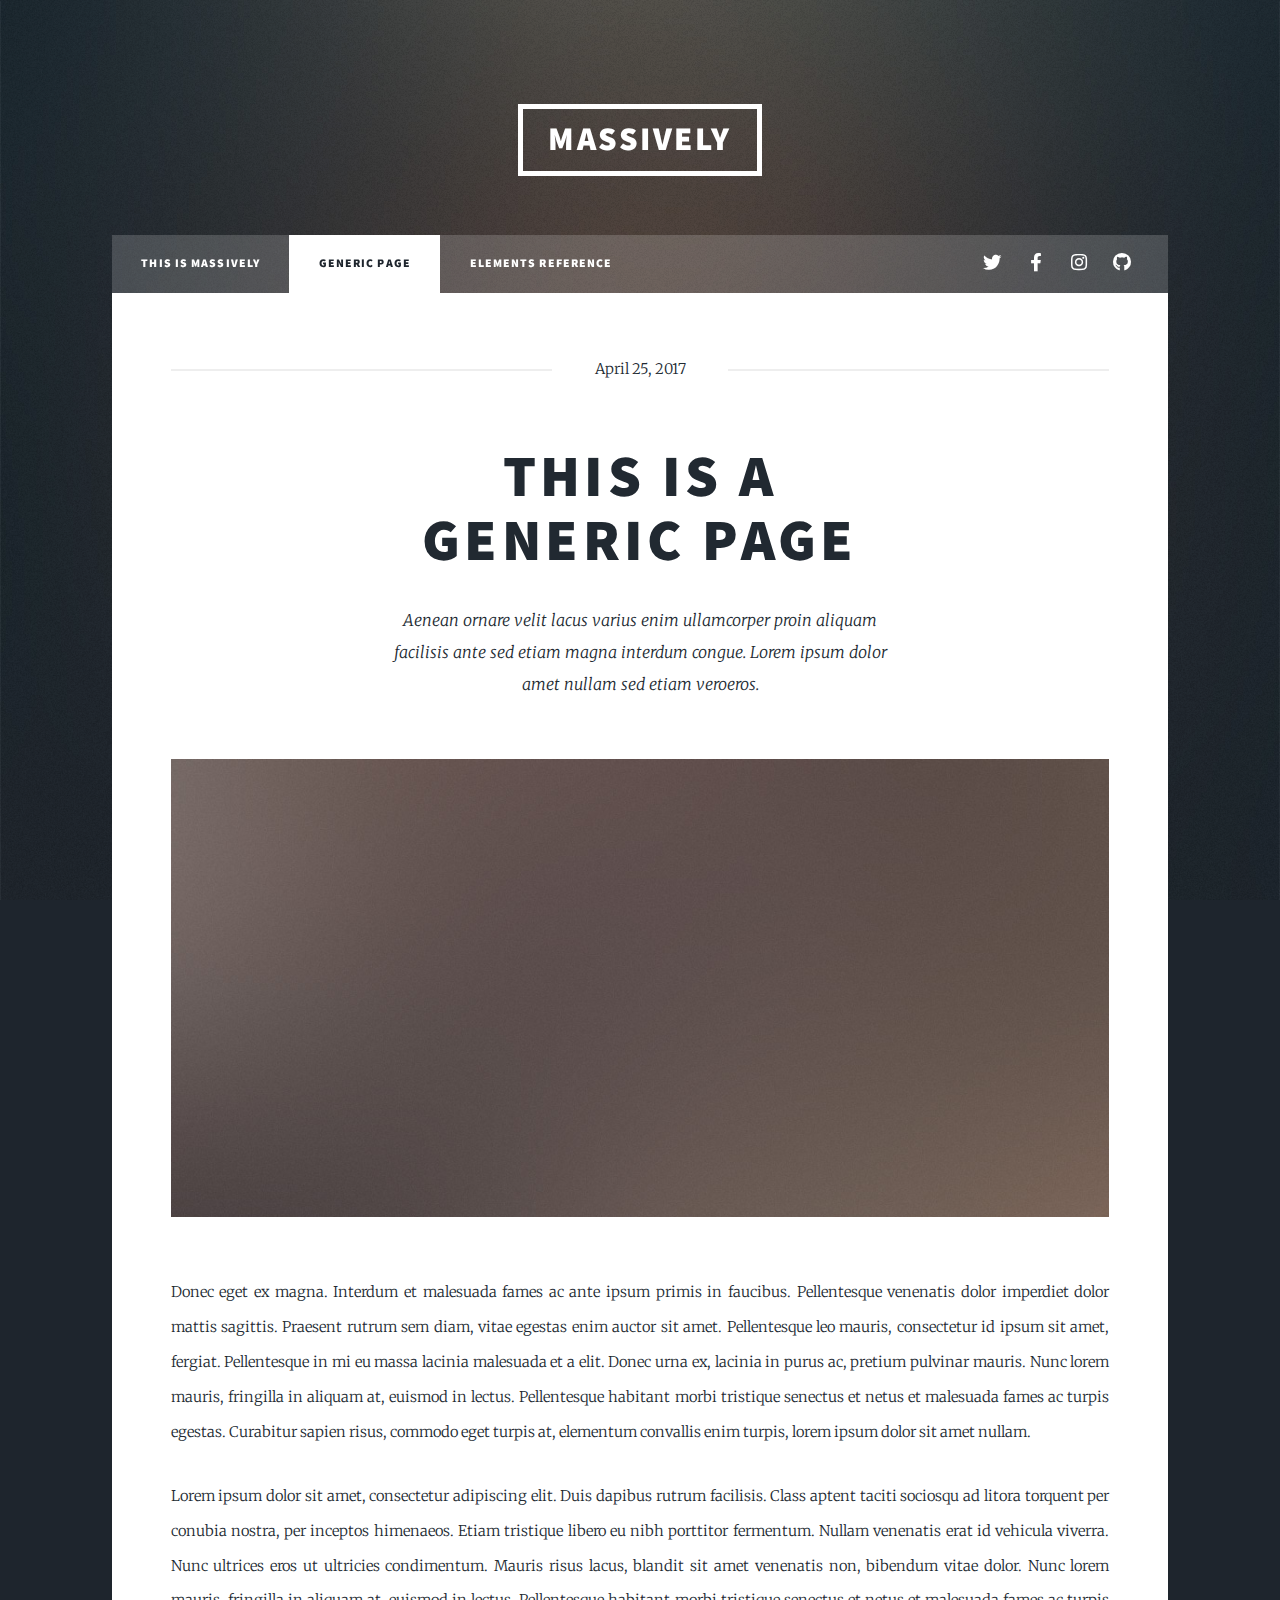
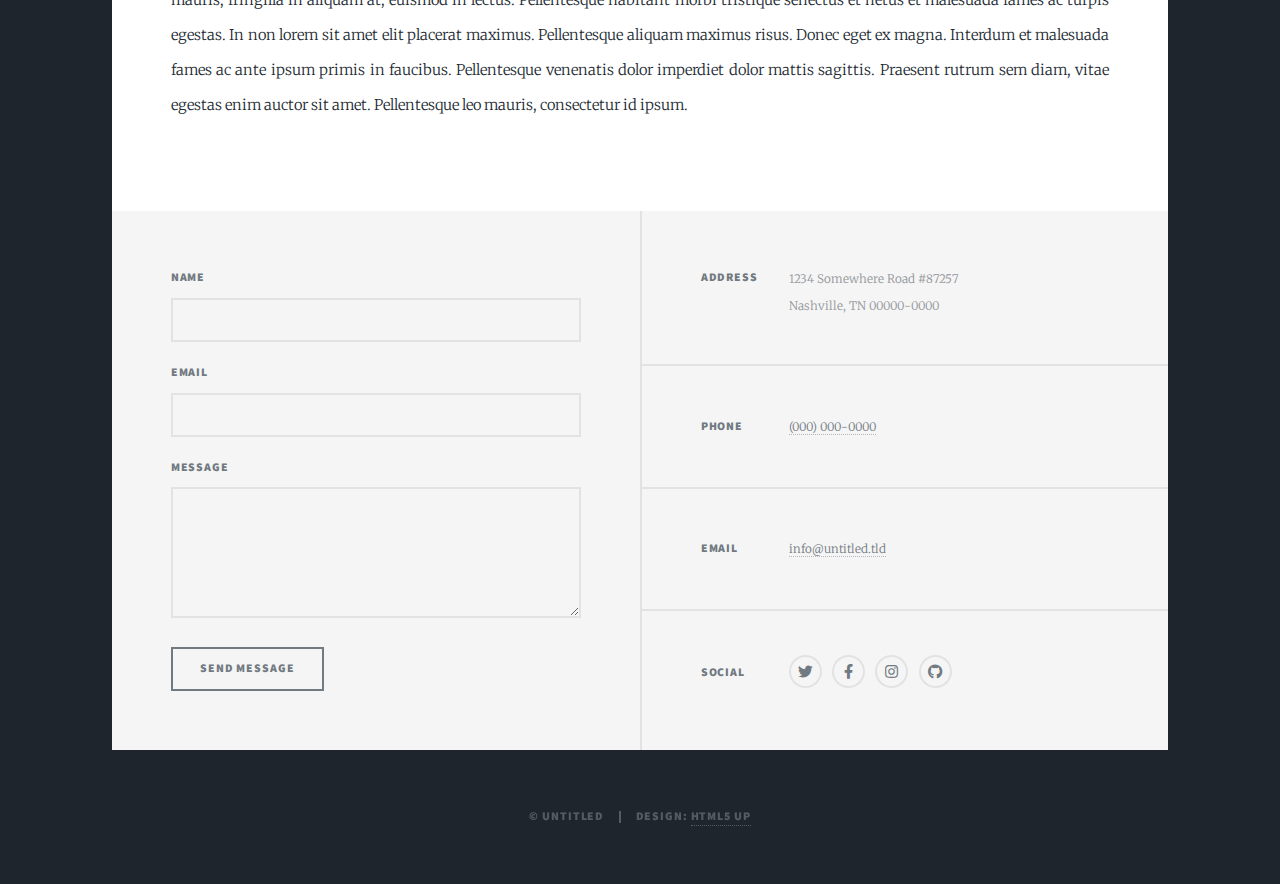
<file: generic.html>
<!DOCTYPE HTML>
<!--
	Massively by HTML5 UP
	html5up.net | @ajlkn
	Free for personal and commercial use under the CCA 3.0 license (html5up.net/license)
-->
<html>
	<head>
		<title>Generic Page - Massively by HTML5 UP</title>
		<meta charset="utf-8" />
		<meta name="viewport" content="width=device-width, initial-scale=1, user-scalable=no" />
		<link rel="stylesheet" href="assets/css/main.css" />
		<noscript><link rel="stylesheet" href="assets/css/noscript.css" /></noscript>
	</head>
	<body class="is-preload">

		<!-- Wrapper -->
			<div id="wrapper">

				<!-- Header -->
					<header id="header">
						<a href="index.html" class="logo">Massively</a>
					</header>

				<!-- Nav -->
					<nav id="nav">
						<ul class="links">
							<li><a href="index.html">This is Massively</a></li>
							<li class="active"><a href="generic.html">Generic Page</a></li>
							<li><a href="elements.html">Elements Reference</a></li>
						</ul>
						<ul class="icons">
							<li><a href="#" class="icon brands fa-twitter"><span class="label">Twitter</span></a></li>
							<li><a href="#" class="icon brands fa-facebook-f"><span class="label">Facebook</span></a></li>
							<li><a href="#" class="icon brands fa-instagram"><span class="label">Instagram</span></a></li>
							<li><a href="#" class="icon brands fa-github"><span class="label">GitHub</span></a></li>
						</ul>
					</nav>

				<!-- Main -->
					<div id="main">

						<!-- Post -->
							<section class="post">
								<header class="major">
									<span class="date">April 25, 2017</span>
									<h1>This is a<br />
									Generic Page</h1>
									<p>Aenean ornare velit lacus varius enim ullamcorper proin aliquam<br />
									facilisis ante sed etiam magna interdum congue. Lorem ipsum dolor<br />
									amet nullam sed etiam veroeros.</p>
								</header>
								<div class="image main"><img src="images/pic01.jpg" alt="" /></div>
								<p>Donec eget ex magna. Interdum et malesuada fames ac ante ipsum primis in faucibus. Pellentesque venenatis dolor imperdiet dolor mattis sagittis. Praesent rutrum sem diam, vitae egestas enim auctor sit amet. Pellentesque leo mauris, consectetur id ipsum sit amet, fergiat. Pellentesque in mi eu massa lacinia malesuada et a elit. Donec urna ex, lacinia in purus ac, pretium pulvinar mauris. Nunc lorem mauris, fringilla in aliquam at, euismod in lectus. Pellentesque habitant morbi tristique senectus et netus et malesuada fames ac turpis egestas. Curabitur sapien risus, commodo eget turpis at, elementum convallis enim turpis, lorem ipsum dolor sit amet nullam.</p>
								<p>Lorem ipsum dolor sit amet, consectetur adipiscing elit. Duis dapibus rutrum facilisis. Class aptent taciti sociosqu ad litora torquent per conubia nostra, per inceptos himenaeos. Etiam tristique libero eu nibh porttitor fermentum. Nullam venenatis erat id vehicula viverra. Nunc ultrices eros ut ultricies condimentum. Mauris risus lacus, blandit sit amet venenatis non, bibendum vitae dolor. Nunc lorem mauris, fringilla in aliquam at, euismod in lectus. Pellentesque habitant morbi tristique senectus et netus et malesuada fames ac turpis egestas. In non lorem sit amet elit placerat maximus. Pellentesque aliquam maximus risus. Donec eget ex magna. Interdum et malesuada fames ac ante ipsum primis in faucibus. Pellentesque venenatis dolor imperdiet dolor mattis sagittis. Praesent rutrum sem diam, vitae egestas enim auctor sit amet. Pellentesque leo mauris, consectetur id ipsum.</p>
							</section>

					</div>

				<!-- Footer -->
					<footer id="footer">
						<section>
							<form method="post" action="#">
								<div class="fields">
									<div class="field">
										<label for="name">Name</label>
										<input type="text" name="name" id="name" />
									</div>
									<div class="field">
										<label for="email">Email</label>
										<input type="text" name="email" id="email" />
									</div>
									<div class="field">
										<label for="message">Message</label>
										<textarea name="message" id="message" rows="3"></textarea>
									</div>
								</div>
								<ul class="actions">
									<li><input type="submit" value="Send Message" /></li>
								</ul>
							</form>
						</section>
						<section class="split contact">
							<section class="alt">
								<h3>Address</h3>
								<p>1234 Somewhere Road #87257<br />
								Nashville, TN 00000-0000</p>
							</section>
							<section>
								<h3>Phone</h3>
								<p><a href="#">(000) 000-0000</a></p>
							</section>
							<section>
								<h3>Email</h3>
								<p><a href="#">info@untitled.tld</a></p>
							</section>
							<section>
								<h3>Social</h3>
								<ul class="icons alt">
									<li><a href="#" class="icon brands alt fa-twitter"><span class="label">Twitter</span></a></li>
									<li><a href="#" class="icon brands alt fa-facebook-f"><span class="label">Facebook</span></a></li>
									<li><a href="#" class="icon brands alt fa-instagram"><span class="label">Instagram</span></a></li>
									<li><a href="#" class="icon brands alt fa-github"><span class="label">GitHub</span></a></li>
								</ul>
							</section>
						</section>
					</footer>

				<!-- Copyright -->
					<div id="copyright">
						<ul><li>&copy; Untitled</li><li>Design: <a href="https://html5up.net">HTML5 UP</a></li></ul>
					</div>

			</div>

		<!-- Scripts -->
			<script src="assets/js/jquery.min.js"></script>
			<script src="assets/js/jquery.scrollex.min.js"></script>
			<script src="assets/js/jquery.scrolly.min.js"></script>
			<script src="assets/js/browser.min.js"></script>
			<script src="assets/js/breakpoints.min.js"></script>
			<script src="assets/js/util.js"></script>
			<script src="assets/js/main.js"></script>

	</body>
</html>
</file>
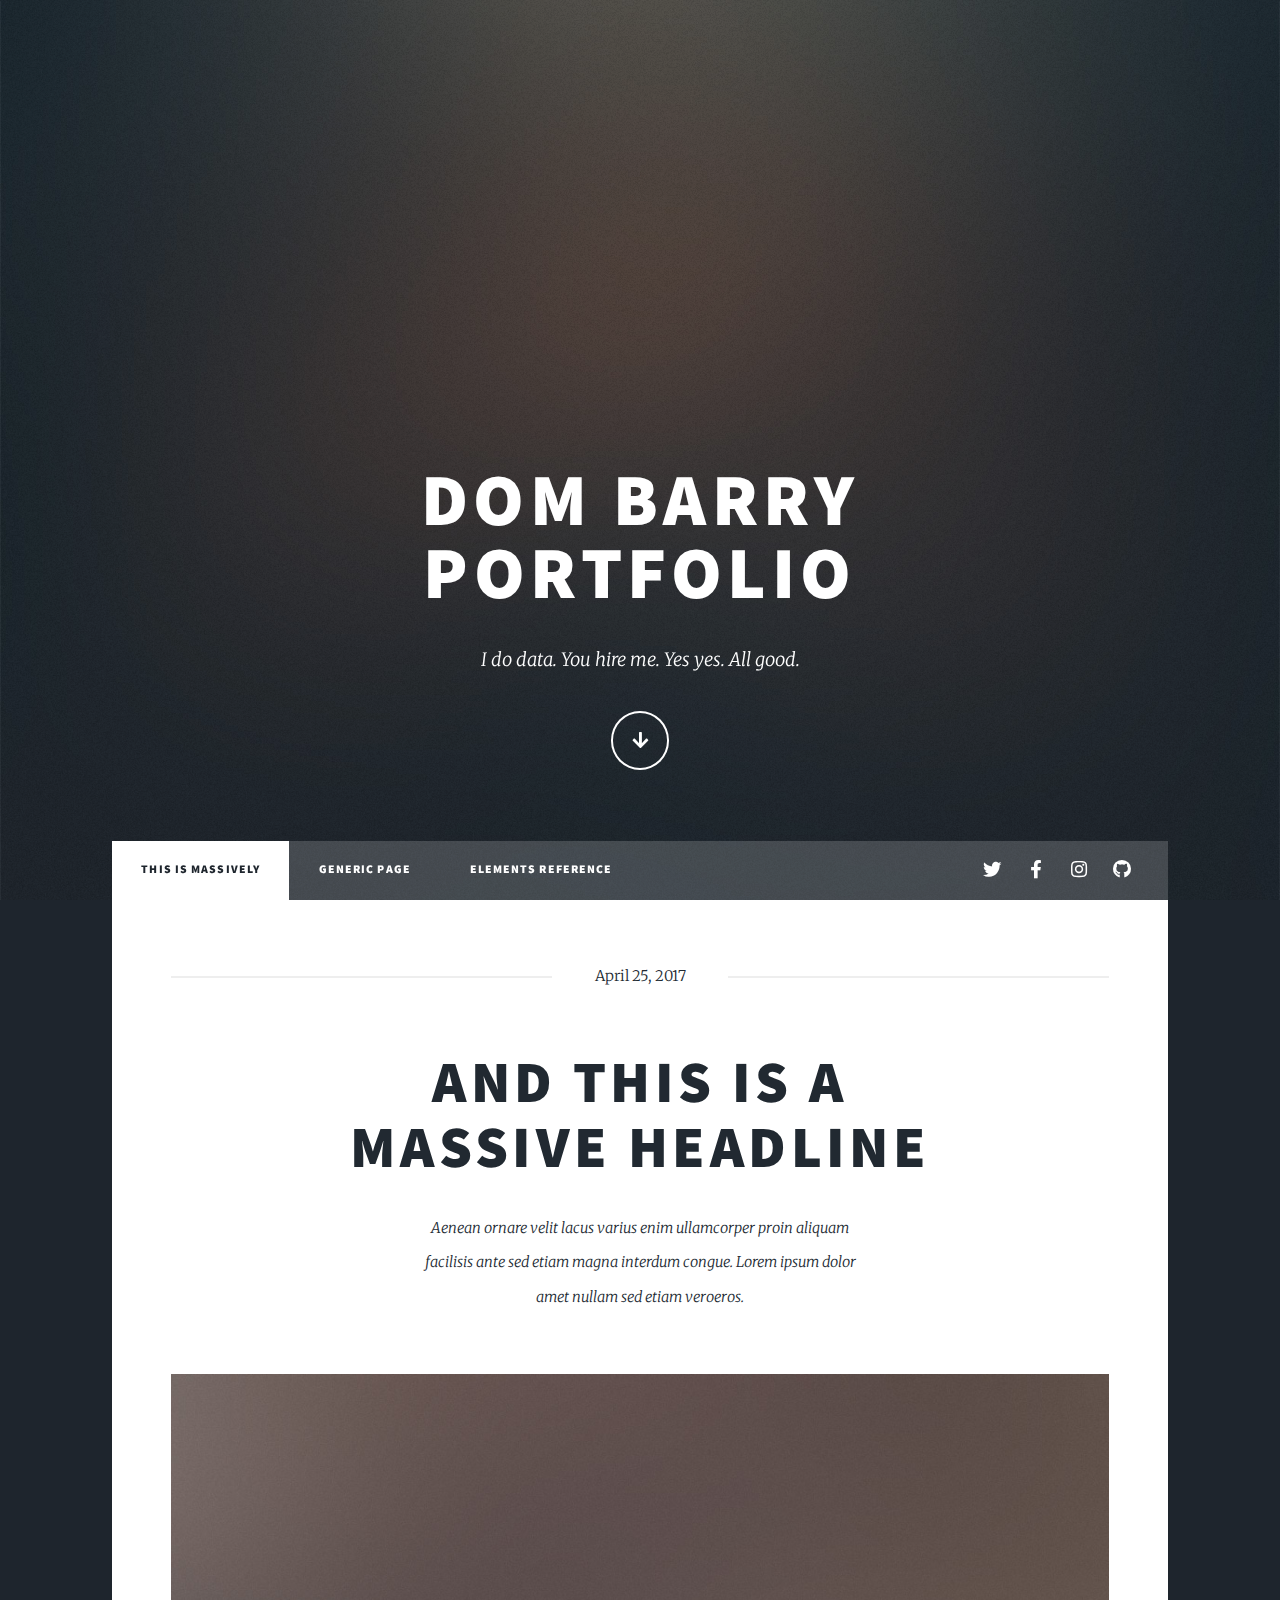
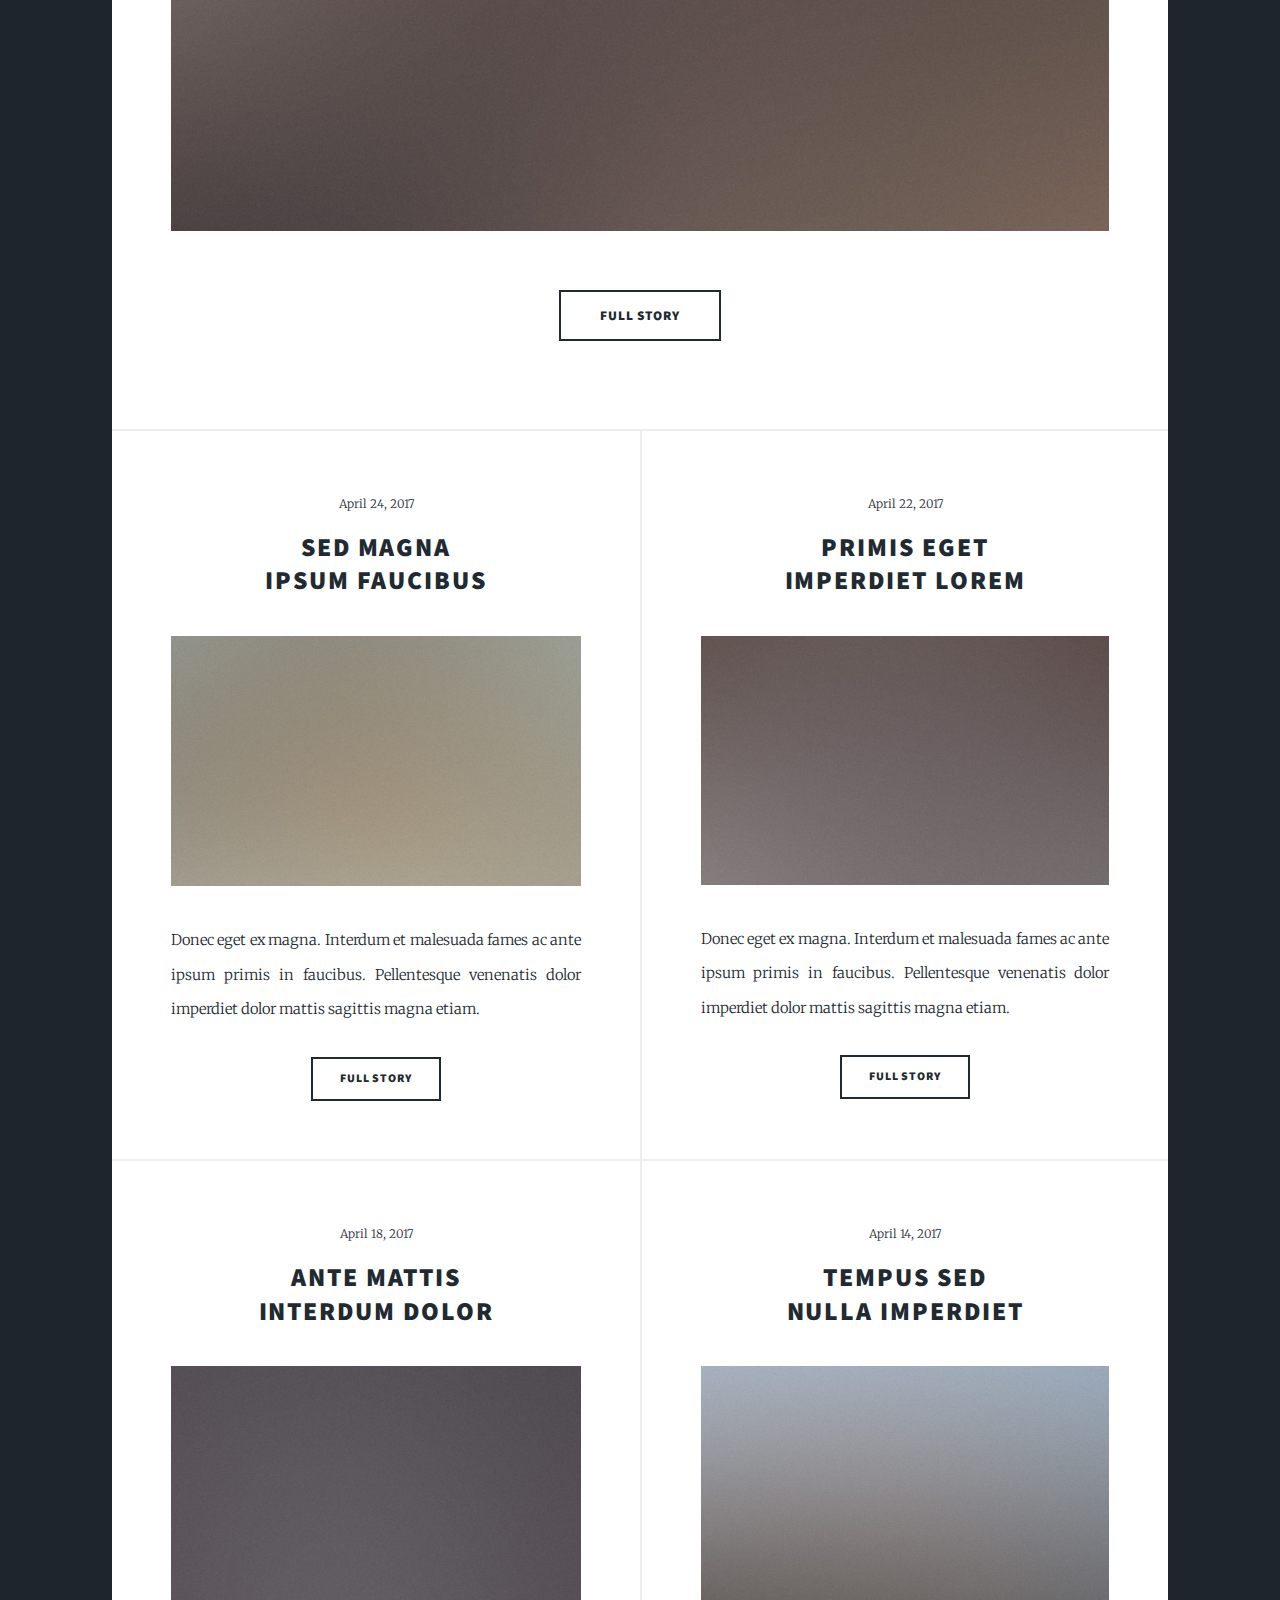
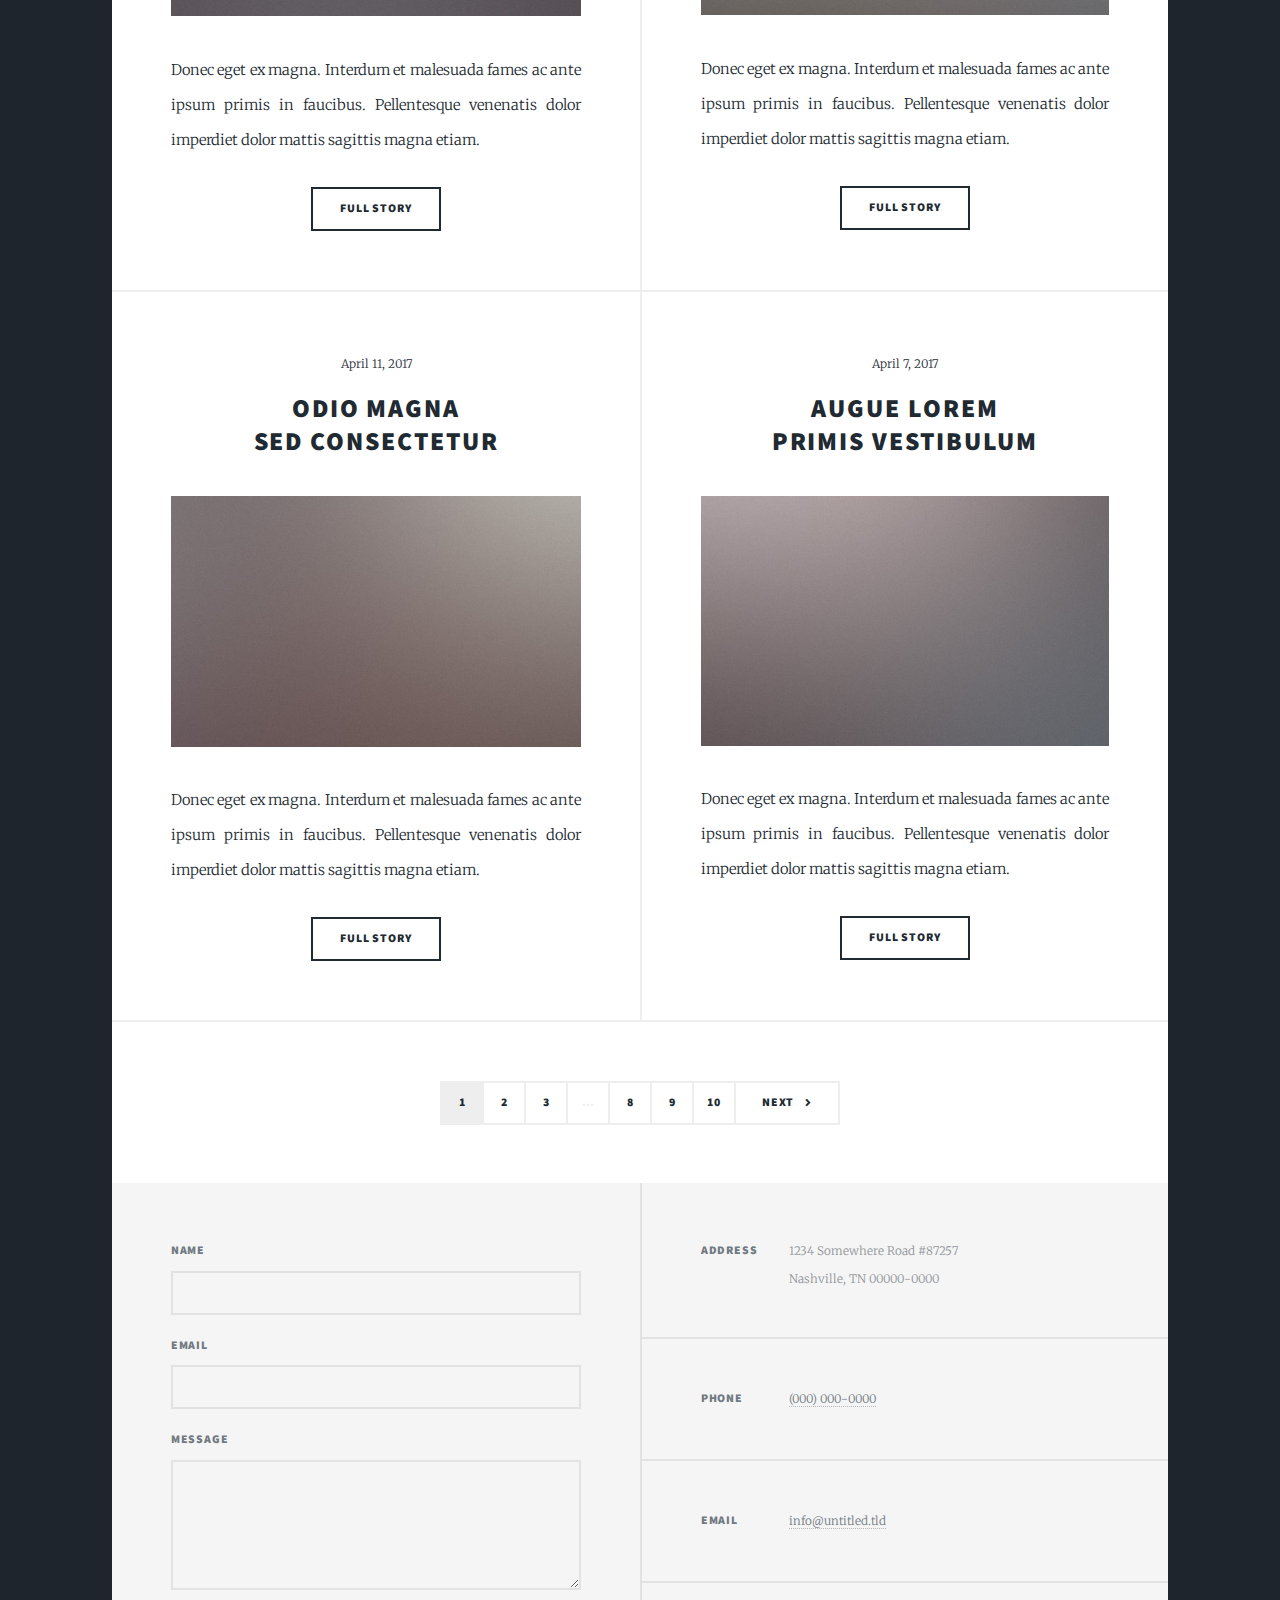
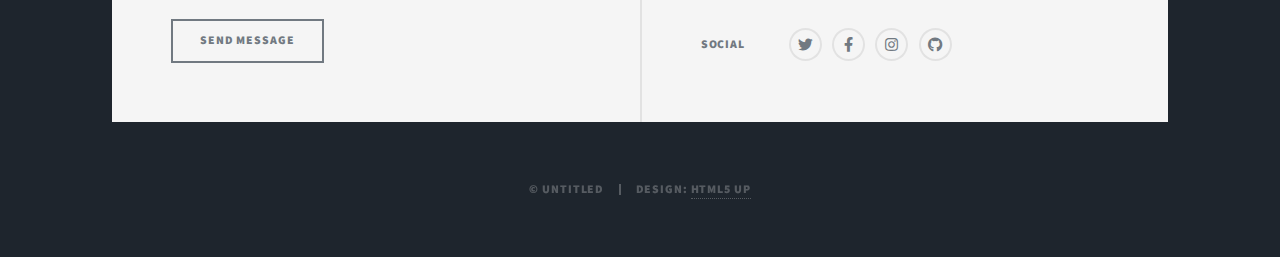
<file: index-bkp.html>
<!DOCTYPE HTML>
<!--
	Massively by HTML5 UP
	html5up.net | @ajlkn
	Free for personal and commercial use under the CCA 3.0 license (html5up.net/license)
-->
<html>
	<head>
		<title>Massively by HTML5 UP</title>
		<meta charset="utf-8" />
		<meta name="viewport" content="width=device-width, initial-scale=1, user-scalable=no" />
		<link rel="stylesheet" href="assets/css/main.css" />
		<noscript><link rel="stylesheet" href="assets/css/noscript.css" /></noscript>
	</head>
	<body class="is-preload">

		<!-- Wrapper -->
			<div id="wrapper" class="fade-in">

				<!-- Intro -->
					<div id="intro">
						<h1>Dom Barry<br />
						Portfolio</h1>
						<p>I do data. You hire me. Yes yes. All good.</p>
						<ul class="actions">
							<li><a href="#header" class="button icon solid solo fa-arrow-down scrolly">Continue</a></li>
						</ul>
					</div>

				<!-- Header -->
					<header id="header">
						<a href="index.html" class="logo">Dom Barry Portfolio</a>
					</header>

				<!-- Nav -->
					<nav id="nav">
						<ul class="links">
							<li class="active"><a href="index.html">This is Massively</a></li>
							<li><a href="generic.html">Generic Page</a></li>
							<li><a href="elements.html">Elements Reference</a></li>
						</ul>
						<ul class="icons">
							<li><a href="#" class="icon brands fa-twitter"><span class="label">Twitter</span></a></li>
							<li><a href="#" class="icon brands fa-facebook-f"><span class="label">Facebook</span></a></li>
							<li><a href="#" class="icon brands fa-instagram"><span class="label">Instagram</span></a></li>
							<li><a href="#" class="icon brands fa-github"><span class="label">GitHub</span></a></li>
						</ul>
					</nav>

				<!-- Main -->
					<div id="main">

						<!-- Featured Post -->
							<article class="post featured">
								<header class="major">
									<span class="date">April 25, 2017</span>
									<h2><a href="#">And this is a<br />
									massive headline</a></h2>
									<p>Aenean ornare velit lacus varius enim ullamcorper proin aliquam<br />
									facilisis ante sed etiam magna interdum congue. Lorem ipsum dolor<br />
									amet nullam sed etiam veroeros.</p>
								</header>
								<a href="#" class="image main"><img src="images/pic01.jpg" alt="" /></a>
								<ul class="actions special">
									<li><a href="#" class="button large">Full Story</a></li>
								</ul>
							</article>

						<!-- Posts -->
							<section class="posts">
								<article>
									<header>
										<span class="date">April 24, 2017</span>
										<h2><a href="#">Sed magna<br />
										ipsum faucibus</a></h2>
									</header>
									<a href="#" class="image fit"><img src="images/pic02.jpg" alt="" /></a>
									<p>Donec eget ex magna. Interdum et malesuada fames ac ante ipsum primis in faucibus. Pellentesque venenatis dolor imperdiet dolor mattis sagittis magna etiam.</p>
									<ul class="actions special">
										<li><a href="#" class="button">Full Story</a></li>
									</ul>
								</article>
								<article>
									<header>
										<span class="date">April 22, 2017</span>
										<h2><a href="#">Primis eget<br />
										imperdiet lorem</a></h2>
									</header>
									<a href="#" class="image fit"><img src="images/pic03.jpg" alt="" /></a>
									<p>Donec eget ex magna. Interdum et malesuada fames ac ante ipsum primis in faucibus. Pellentesque venenatis dolor imperdiet dolor mattis sagittis magna etiam.</p>
									<ul class="actions special">
										<li><a href="#" class="button">Full Story</a></li>
									</ul>
								</article>
								<article>
									<header>
										<span class="date">April 18, 2017</span>
										<h2><a href="#">Ante mattis<br />
										interdum dolor</a></h2>
									</header>
									<a href="#" class="image fit"><img src="images/pic04.jpg" alt="" /></a>
									<p>Donec eget ex magna. Interdum et malesuada fames ac ante ipsum primis in faucibus. Pellentesque venenatis dolor imperdiet dolor mattis sagittis magna etiam.</p>
									<ul class="actions special">
										<li><a href="#" class="button">Full Story</a></li>
									</ul>
								</article>
								<article>
									<header>
										<span class="date">April 14, 2017</span>
										<h2><a href="#">Tempus sed<br />
										nulla imperdiet</a></h2>
									</header>
									<a href="#" class="image fit"><img src="images/pic05.jpg" alt="" /></a>
									<p>Donec eget ex magna. Interdum et malesuada fames ac ante ipsum primis in faucibus. Pellentesque venenatis dolor imperdiet dolor mattis sagittis magna etiam.</p>
									<ul class="actions special">
										<li><a href="#" class="button">Full Story</a></li>
									</ul>
								</article>
								<article>
									<header>
										<span class="date">April 11, 2017</span>
										<h2><a href="#">Odio magna<br />
										sed consectetur</a></h2>
									</header>
									<a href="#" class="image fit"><img src="images/pic06.jpg" alt="" /></a>
									<p>Donec eget ex magna. Interdum et malesuada fames ac ante ipsum primis in faucibus. Pellentesque venenatis dolor imperdiet dolor mattis sagittis magna etiam.</p>
									<ul class="actions special">
										<li><a href="#" class="button">Full Story</a></li>
									</ul>
								</article>
								<article>
									<header>
										<span class="date">April 7, 2017</span>
										<h2><a href="#">Augue lorem<br />
										primis vestibulum</a></h2>
									</header>
									<a href="#" class="image fit"><img src="images/pic07.jpg" alt="" /></a>
									<p>Donec eget ex magna. Interdum et malesuada fames ac ante ipsum primis in faucibus. Pellentesque venenatis dolor imperdiet dolor mattis sagittis magna etiam.</p>
									<ul class="actions special">
										<li><a href="#" class="button">Full Story</a></li>
									</ul>
								</article>
							</section>

						<!-- Footer -->
							<footer>
								<div class="pagination">
									<!--<a href="#" class="previous">Prev</a>-->
									<a href="#" class="page active">1</a>
									<a href="#" class="page">2</a>
									<a href="#" class="page">3</a>
									<span class="extra">&hellip;</span>
									<a href="#" class="page">8</a>
									<a href="#" class="page">9</a>
									<a href="#" class="page">10</a>
									<a href="#" class="next">Next</a>
								</div>
							</footer>

					</div>

				<!-- Footer -->
					<footer id="footer">
						<section>
							<form method="post" action="#">
								<div class="fields">
									<div class="field">
										<label for="name">Name</label>
										<input type="text" name="name" id="name" />
									</div>
									<div class="field">
										<label for="email">Email</label>
										<input type="text" name="email" id="email" />
									</div>
									<div class="field">
										<label for="message">Message</label>
										<textarea name="message" id="message" rows="3"></textarea>
									</div>
								</div>
								<ul class="actions">
									<li><input type="submit" value="Send Message" /></li>
								</ul>
							</form>
						</section>
						<section class="split contact">
							<section class="alt">
								<h3>Address</h3>
								<p>1234 Somewhere Road #87257<br />
								Nashville, TN 00000-0000</p>
							</section>
							<section>
								<h3>Phone</h3>
								<p><a href="#">(000) 000-0000</a></p>
							</section>
							<section>
								<h3>Email</h3>
								<p><a href="#">info@untitled.tld</a></p>
							</section>
							<section>
								<h3>Social</h3>
								<ul class="icons alt">
									<li><a href="#" class="icon brands alt fa-twitter"><span class="label">Twitter</span></a></li>
									<li><a href="#" class="icon brands alt fa-facebook-f"><span class="label">Facebook</span></a></li>
									<li><a href="#" class="icon brands alt fa-instagram"><span class="label">Instagram</span></a></li>
									<li><a href="#" class="icon brands alt fa-github"><span class="label">GitHub</span></a></li>
								</ul>
							</section>
						</section>
					</footer>

				<!-- Copyright -->
					<div id="copyright">
						<ul><li>&copy; Untitled</li><li>Design: <a href="https://html5up.net">HTML5 UP</a></li></ul>
					</div>

			</div>

		<!-- Scripts -->
			<script src="assets/js/jquery.min.js"></script>
			<script src="assets/js/jquery.scrollex.min.js"></script>
			<script src="assets/js/jquery.scrolly.min.js"></script>
			<script src="assets/js/browser.min.js"></script>
			<script src="assets/js/breakpoints.min.js"></script>
			<script src="assets/js/util.js"></script>
			<script src="assets/js/main.js"></script>

	</body>
</html>
</file>
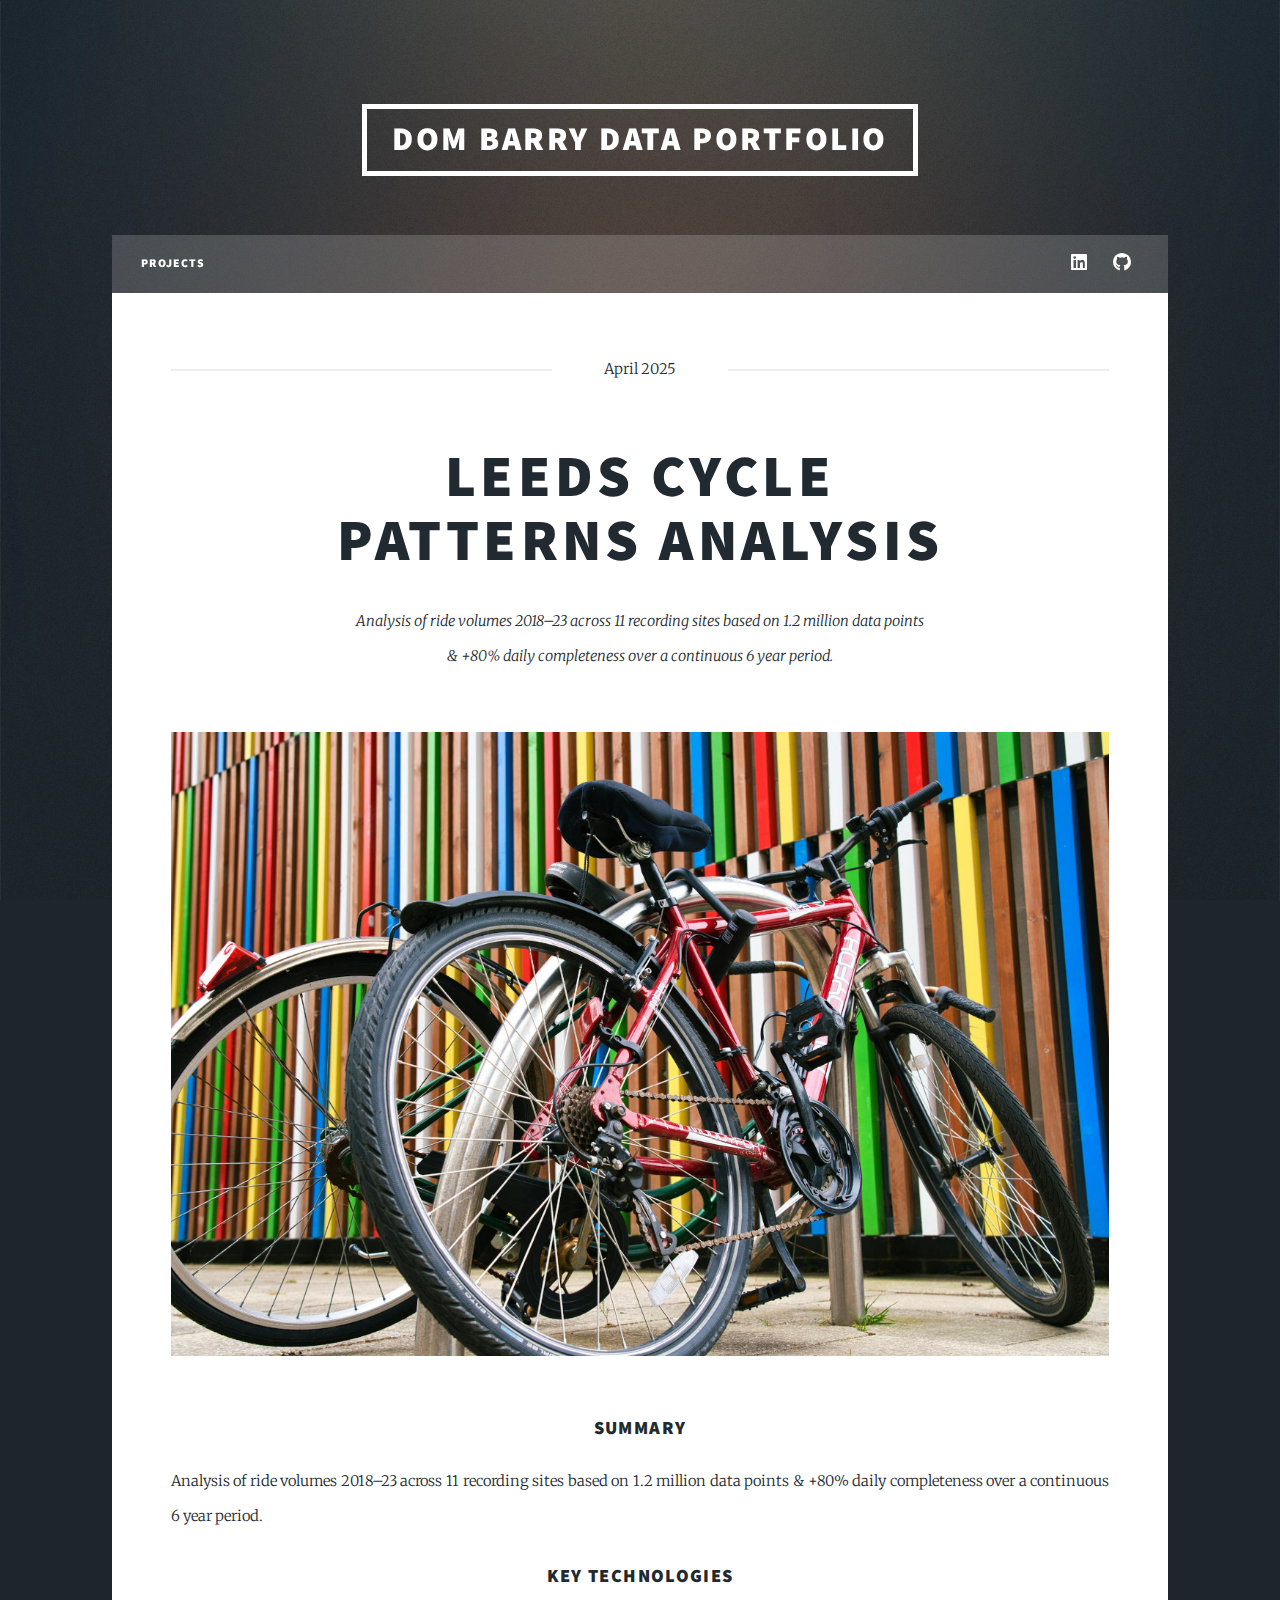
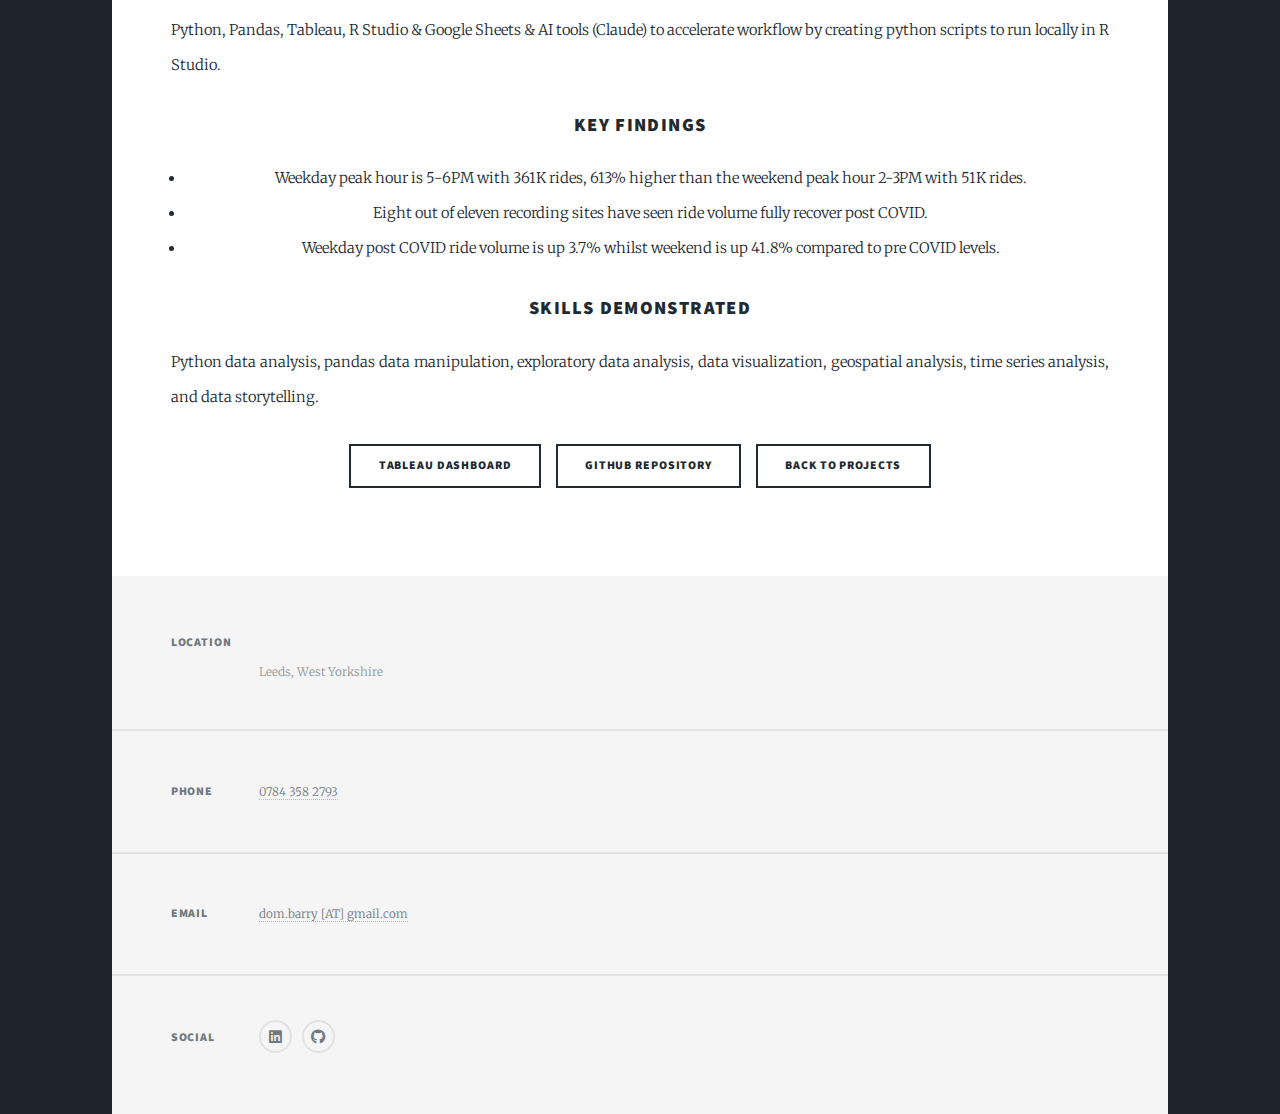
<file: leeds-cycle-patterns-analysis.html>
<!DOCTYPE HTML>
<!--
	Massively by HTML5 UP
	html5up.net | @ajlkn
	Free for personal and commercial use under the CCA 3.0 license (html5up.net/license)
-->
<html>
	<head>
		<title>Leeds Cycle Patterns Analysis | Dom Barry Data Portfolio</title>
		<meta charset="utf-8" />
		<meta name="viewport" content="width=device-width, initial-scale=1, user-scalable=no" />
		<link rel="stylesheet" href="assets/css/main.css" />
		<link rel="icon" type="image/png" href="/portfolio/images/favicon-96x96.png" sizes="96x96" />
		<link rel="icon" type="image/svg+xml" href="/portfolio/images/favicon.svg" />
		<link rel="shortcut icon" href="/portfolio/images/favicon.ico" />
		<link rel="apple-touch-icon" sizes="180x180" href="/portfolio/images/apple-touch-icon.png" />
		<link rel="manifest" href="/portfolio/images/site.webmanifest" />
		<noscript><link rel="stylesheet" href="assets/css/noscript.css" /></noscript>
	</head>
	<body class="is-preload">

		<!-- Wrapper -->
			<div id="wrapper">

				<!-- Header -->
					<header id="header">
						<a href="index.html" class="logo">Dom Barry Data Portfolio</a>
					</header>

				<!-- Nav -->
					<nav id="nav">
						<ul class="links">
							<li><a href="index.html">Projects</a></li>
						</ul>
						<ul class="icons">
							<li><a href="https://www.linkedin.com/in/dom-barry/" class="icon brands fa-linkedin" target="_blank"><span class="label">LinkedIn</span></a></li>
							<li><a href="https://github.com/DominicBarry" class="icon brands fa-github" target="_blank"><span class="label">GitHub</span></a></li>
						</ul>
					</nav>

				<!-- Main -->
					<div id="main">

						<article class="post featured">
							<header class="major">
								<span class="date">April 2025</span>
								<h2>Leeds Cycle<br />
								Patterns Analysis</h2>
								<p>Analysis of ride volumes 2018–23 across 11 recording sites based on 1.2 million data points<br />
								& +80% daily completeness over a continuous 6 year period.</p>
							</header>
							<a href="#" class="image main"><img src="images/leeds-cycle-patterns-analysis.jpeg" alt="Leeds Cycle Patterns Analysis" /></a>

							<h3>Summary</h3>
							<p>Analysis of ride volumes 2018–23 across 11 recording sites based on 1.2 million data points & +80% daily completeness over a continuous 6 year period.</p>

							<h3>Key Technologies</h3>
							<p>Python, Pandas, Tableau, R Studio & Google Sheets & AI tools (Claude) to accelerate workflow by creating python scripts to run locally in R Studio.</p>

							<h3>Key Findings</h3>
							<ul>
								<li>Weekday peak hour is 5-6PM with 361K rides, 613% higher than the weekend peak hour 2-3PM with 51K rides.</li>
								<li>Eight out of eleven recording sites have seen ride volume fully recover post COVID.</li>
								<li>Weekday post COVID ride volume is up 3.7% whilst weekend is up 41.8% compared to pre COVID levels.</li>
							</ul>

							<h3>Skills Demonstrated</h3>
							<p>Python data analysis, pandas data manipulation, exploratory data analysis, data visualization, geospatial analysis, time series analysis, and data storytelling.</p>

							<ul class="actions special">
								<li><a href="https://public.tableau.com/app/profile/dom.barry/viz/LeedsCyclePatternsAnalysis/Overview" class="button" target="_blank">Tableau Dashboard</a></li>
								<li><a href="https://github.com/DominicBarry/Leeds-Cycle-Patterns-Analysis" class="button" target="_blank">GitHub Repository</a></li>
								<li><a href="index.html" class="button">Back to Projects</a></li>
							</ul>
						</article>

					</div>

				<!-- Footer -->
					<footer id="footer">
						<section class="split contact">
							<section class="alt">
								<h3>Location</h3>
								<p><br />
								Leeds, West Yorkshire</p>
							</section>
							<section>
								<h3>Phone</h3>
								<p><a href="#">0784 358 2793</a></p>
							</section>
							<section>
								<h3>Email</h3>
								<p><a href="#">dom.barry [AT] gmail.com</a></p>
							</section>
							<section>
								<h3>Social</h3>
								<ul class="icons alt">
									<li><a href="https://www.linkedin.com/in/dom-barry/" class="icon brands alt fa-linkedin" target="_blank"><span class="label">LinkedIn</span></a></li>
									<li><a href="https://github.com/DominicBarry" class="icon brands alt fa-github" target="_blank"><span class="label">GitHub</span></a></li>
								</ul>
							</section>
						</section>
					</footer>

			</div>

		<!-- Scripts -->
			<script src="assets/js/jquery.min.js"></script>
			<script src="assets/js/jquery.scrollex.min.js"></script>
			<script src="assets/js/jquery.scrolly.min.js"></script>
			<script src="assets/js/browser.min.js"></script>
			<script src="assets/js/breakpoints.min.js"></script>
			<script src="assets/js/util.js"></script>
			<script src="assets/js/main.js"></script>

	</body>
</html>
</file>
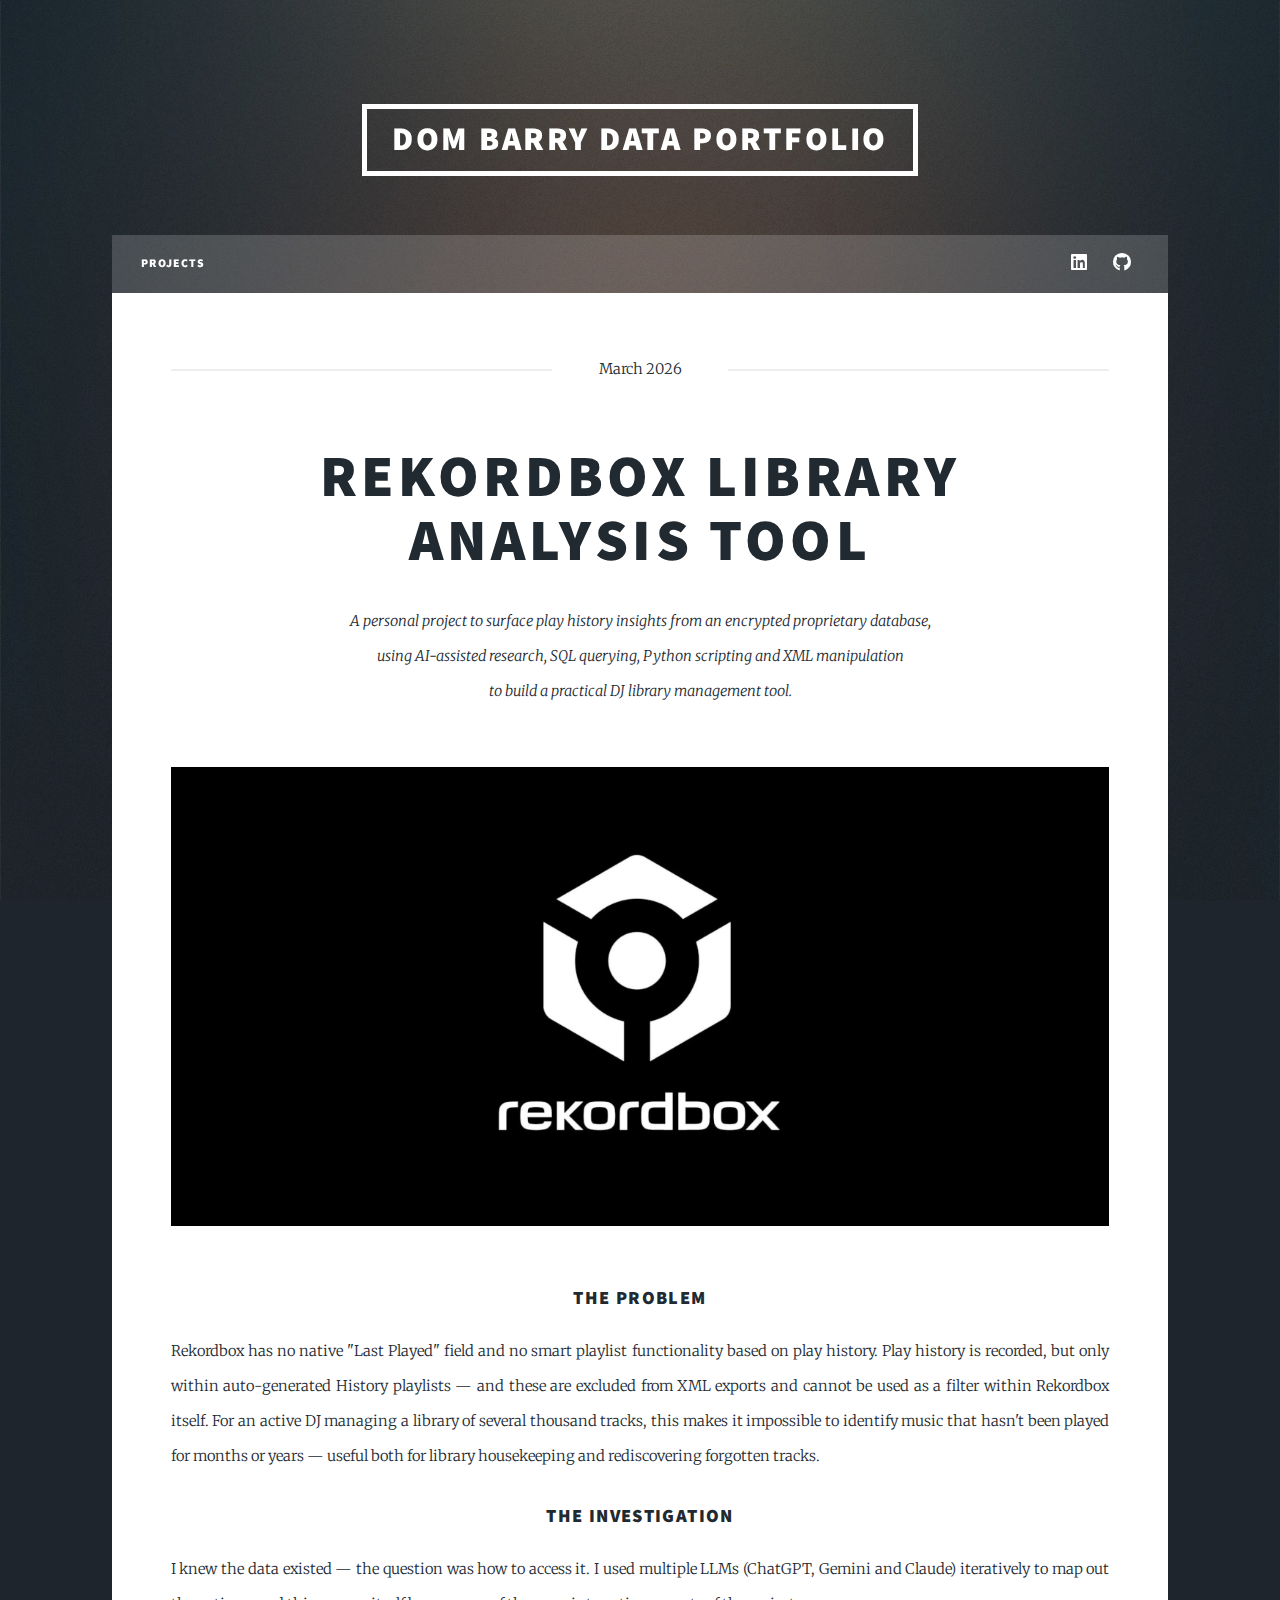
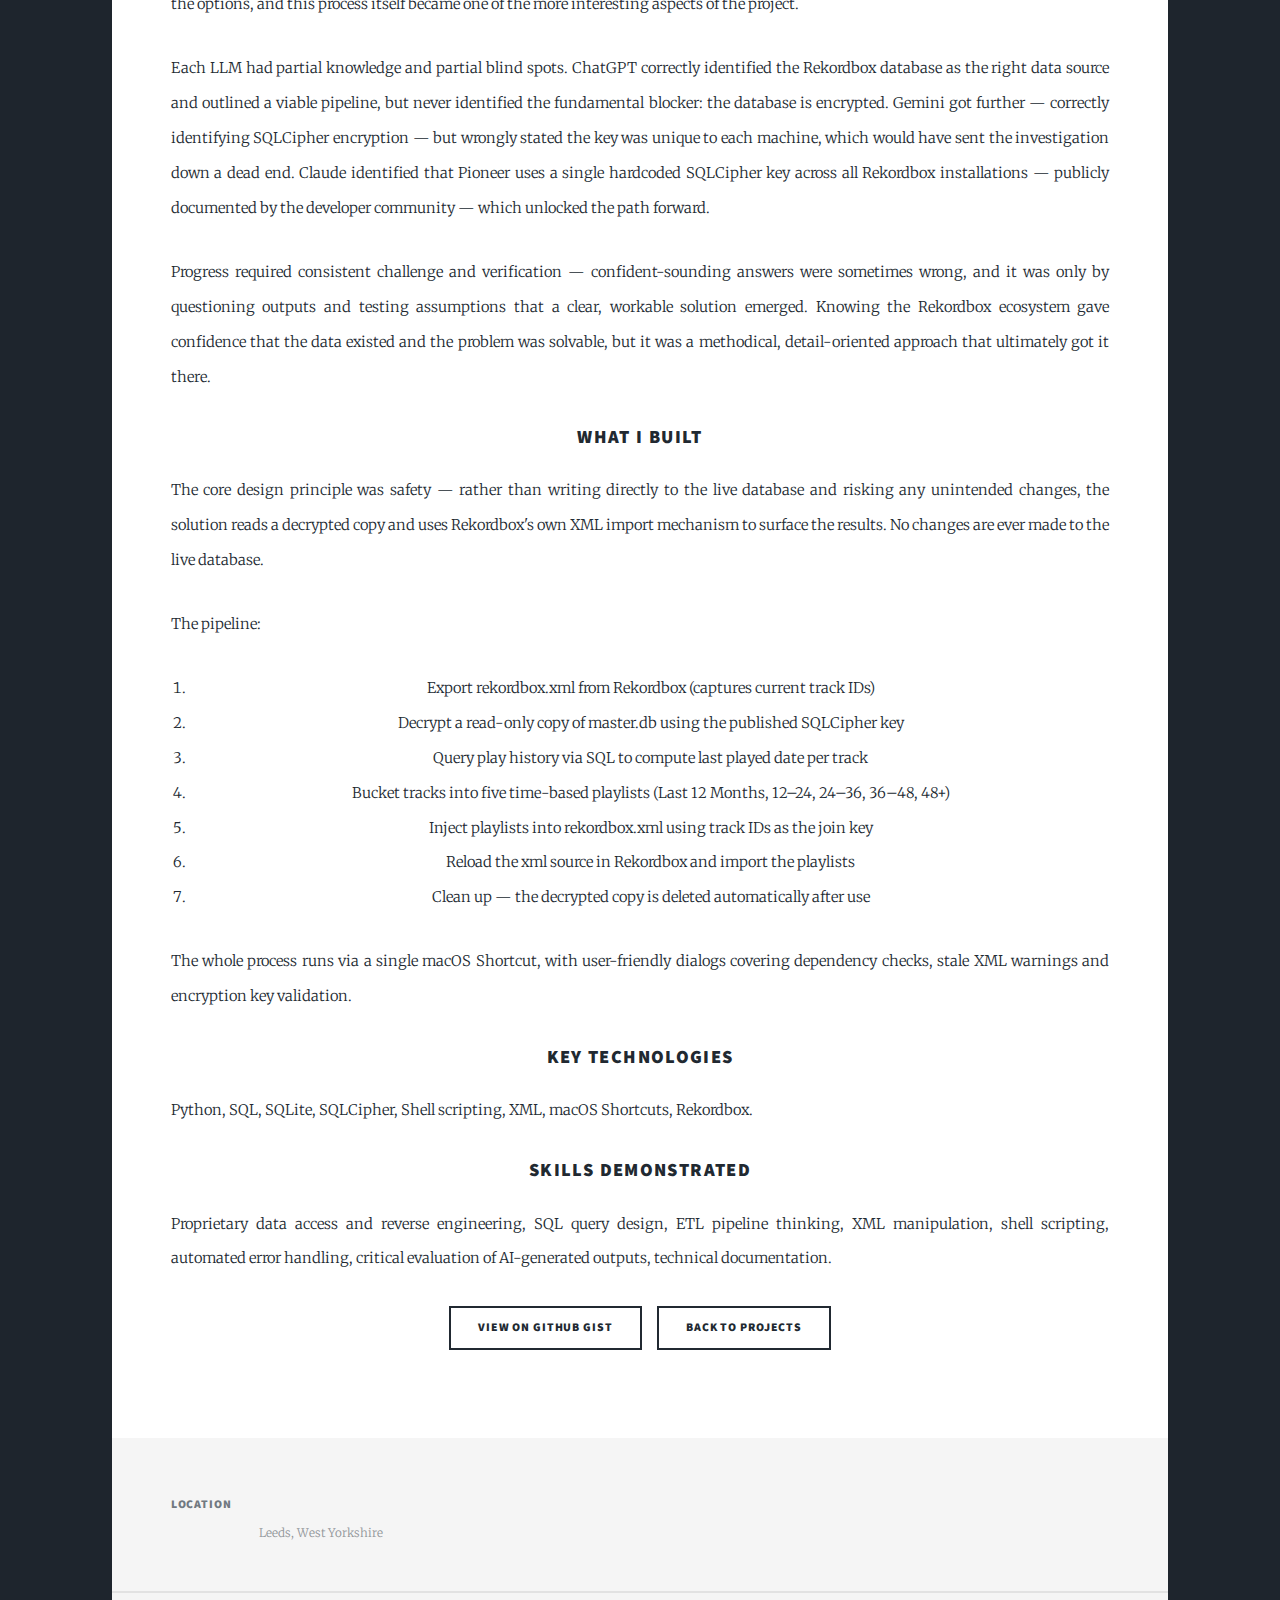
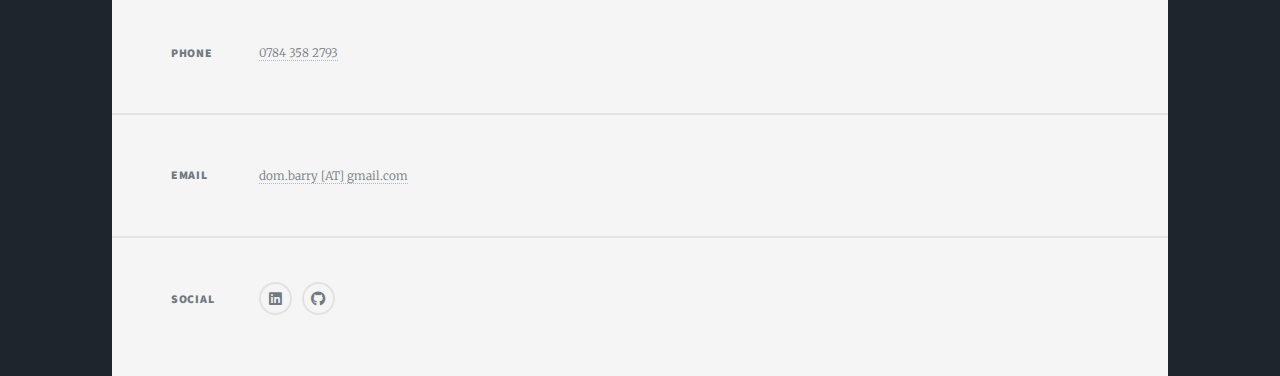
<file: rekordbox-library-analysis.html>
<!DOCTYPE HTML>
<!--
	Massively by HTML5 UP
	html5up.net | @ajlkn
	Free for personal and commercial use under the CCA 3.0 license (html5up.net/license)
-->
<html>
	<head>
		<title>Rekordbox Library Analysis Tool | Dom Barry Data Portfolio</title>
		<meta charset="utf-8" />
		<meta name="viewport" content="width=device-width, initial-scale=1, user-scalable=no" />
		<link rel="stylesheet" href="assets/css/main.css" />
		<link rel="icon" type="image/png" href="/portfolio/images/favicon-96x96.png" sizes="96x96" />
		<link rel="icon" type="image/svg+xml" href="/portfolio/images/favicon.svg" />
		<link rel="shortcut icon" href="/portfolio/images/favicon.ico" />
		<link rel="apple-touch-icon" sizes="180x180" href="/portfolio/images/apple-touch-icon.png" />
		<link rel="manifest" href="/portfolio/images/site.webmanifest" />
		<noscript><link rel="stylesheet" href="assets/css/noscript.css" /></noscript>
	</head>
	<body class="is-preload">

		<!-- Wrapper -->
			<div id="wrapper">

				<!-- Header -->
					<header id="header">
						<a href="index.html" class="logo">Dom Barry Data Portfolio</a>
					</header>

				<!-- Nav -->
					<nav id="nav">
						<ul class="links">
							<li><a href="index.html">Projects</a></li>
						</ul>
						<ul class="icons">
							<li><a href="https://www.linkedin.com/in/dom-barry/" class="icon brands fa-linkedin" target="_blank"><span class="label">LinkedIn</span></a></li>
							<li><a href="https://github.com/DominicBarry" class="icon brands fa-github" target="_blank"><span class="label">GitHub</span></a></li>
						</ul>
					</nav>

				<!-- Main -->
					<div id="main">

						<article class="post featured">
							<header class="major">
								<span class="date">March 2026</span>
								<h2>Rekordbox Library<br />
								Analysis Tool</h2>
								<p>A personal project to surface play history insights from an encrypted proprietary database,<br />
								using AI-assisted research, SQL querying, Python scripting and XML manipulation<br />
								to build a practical DJ library management tool.</p>
							</header>
							<a href="#" class="image main"><img src="images/rekordbox-library-analysis.jpg" alt="Rekordbox Library Analysis Tool" /></a>

							<h3>The Problem</h3>
							<p>Rekordbox has no native "Last Played" field and no smart playlist functionality based on play history. Play history is recorded, but only within auto-generated History playlists — and these are excluded from XML exports and cannot be used as a filter within Rekordbox itself. For an active DJ managing a library of several thousand tracks, this makes it impossible to identify music that hasn't been played for months or years — useful both for library housekeeping and rediscovering forgotten tracks.</p>

							<h3>The Investigation</h3>
							<p>I knew the data existed — the question was how to access it. I used multiple LLMs (ChatGPT, Gemini and Claude) iteratively to map out the options, and this process itself became one of the more interesting aspects of the project.</p>
							<p>Each LLM had partial knowledge and partial blind spots. ChatGPT correctly identified the Rekordbox database as the right data source and outlined a viable pipeline, but never identified the fundamental blocker: the database is encrypted. Gemini got further — correctly identifying SQLCipher encryption — but wrongly stated the key was unique to each machine, which would have sent the investigation down a dead end. Claude identified that Pioneer uses a single hardcoded SQLCipher key across all Rekordbox installations — publicly documented by the developer community — which unlocked the path forward.</p>
							<p>Progress required consistent challenge and verification — confident-sounding answers were sometimes wrong, and it was only by questioning outputs and testing assumptions that a clear, workable solution emerged. Knowing the Rekordbox ecosystem gave confidence that the data existed and the problem was solvable, but it was a methodical, detail-oriented approach that ultimately got it there.</p>

							<h3>What I Built</h3>
							<p>The core design principle was safety — rather than writing directly to the live database and risking any unintended changes, the solution reads a decrypted copy and uses Rekordbox's own XML import mechanism to surface the results. No changes are ever made to the live database.</p>
							<p>The pipeline:</p>
							<ol>
								<li>Export rekordbox.xml from Rekordbox (captures current track IDs)</li>
								<li>Decrypt a read-only copy of master.db using the published SQLCipher key</li>
								<li>Query play history via SQL to compute last played date per track</li>
								<li>Bucket tracks into five time-based playlists (Last 12 Months, 12–24, 24–36, 36–48, 48+)</li>
								<li>Inject playlists into rekordbox.xml using track IDs as the join key</li>
								<li>Reload the xml source in Rekordbox and import the playlists</li>
								<li>Clean up — the decrypted copy is deleted automatically after use</li>
							</ol>
							<p>The whole process runs via a single macOS Shortcut, with user-friendly dialogs covering dependency checks, stale XML warnings and encryption key validation.</p>

							<h3>Key Technologies</h3>
							<p>Python, SQL, SQLite, SQLCipher, Shell scripting, XML, macOS Shortcuts, Rekordbox.</p>

							<h3>Skills Demonstrated</h3>
							<p>Proprietary data access and reverse engineering, SQL query design, ETL pipeline thinking, XML manipulation, shell scripting, automated error handling, critical evaluation of AI-generated outputs, technical documentation.</p>

							<ul class="actions special">
								<li><a href="https://gist.github.com/DominicBarry/f476fea218344bbf3915ac04efeb7fa5" target="_blank" class="button">View on GitHub Gist</a></li>
								<li><a href="index.html" class="button">Back to Projects</a></li>
							</ul>
						</article>

					</div>

				<!-- Footer -->
					<footer id="footer">
						<section class="split contact">
							<section class="alt">
								<h3>Location</h3>
								<p><br />
								Leeds, West Yorkshire</p>
							</section>
							<section>
								<h3>Phone</h3>
								<p><a href="#">0784 358 2793</a></p>
							</section>
							<section>
								<h3>Email</h3>
								<p><a href="#">dom.barry [AT] gmail.com</a></p>
							</section>
							<section>
								<h3>Social</h3>
								<ul class="icons alt">
									<li><a href="https://www.linkedin.com/in/dom-barry/" class="icon brands alt fa-linkedin" target="_blank"><span class="label">LinkedIn</span></a></li>
									<li><a href="https://github.com/DominicBarry" class="icon brands alt fa-github" target="_blank"><span class="label">GitHub</span></a></li>
								</ul>
							</section>
						</section>
					</footer>

			</div>

		<!-- Scripts -->
			<script src="assets/js/jquery.min.js"></script>
			<script src="assets/js/jquery.scrollex.min.js"></script>
			<script src="assets/js/jquery.scrolly.min.js"></script>
			<script src="assets/js/browser.min.js"></script>
			<script src="assets/js/breakpoints.min.js"></script>
			<script src="assets/js/util.js"></script>
			<script src="assets/js/main.js"></script>

	</body>
</html>
</file>
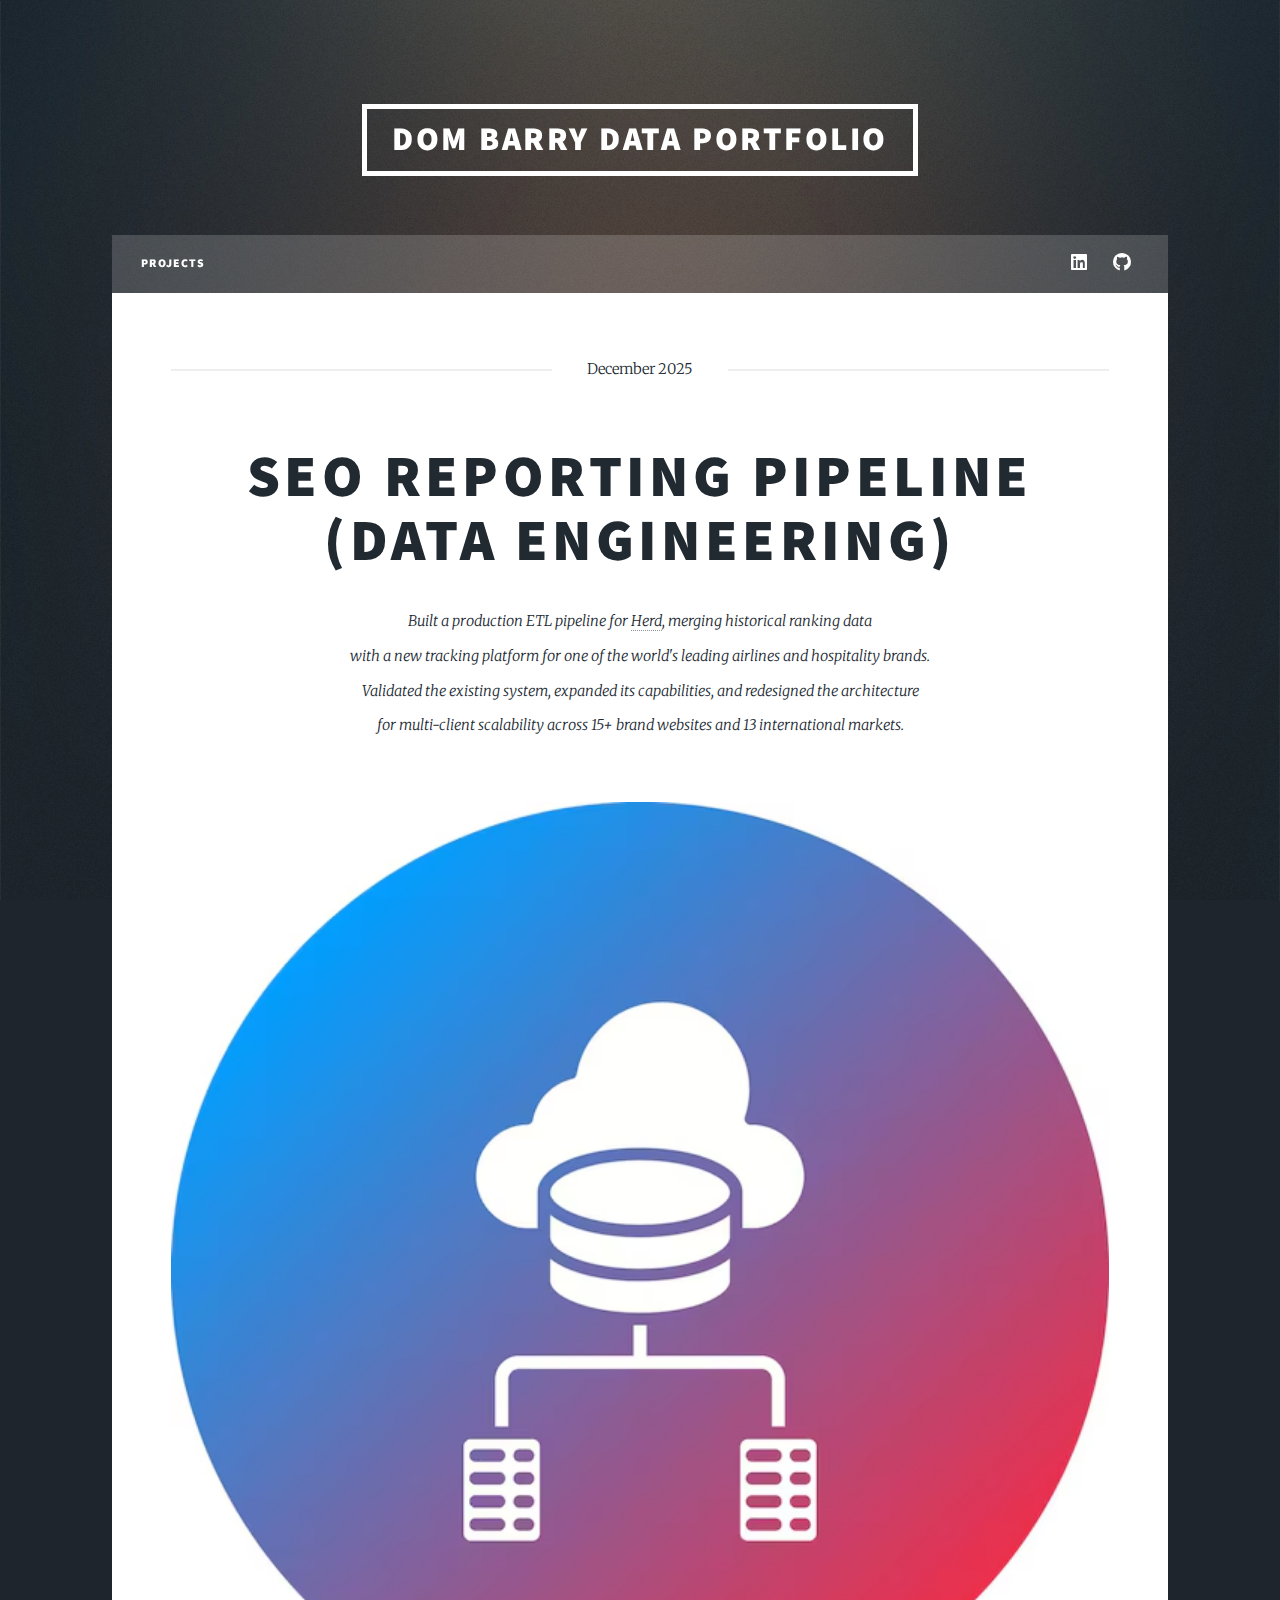
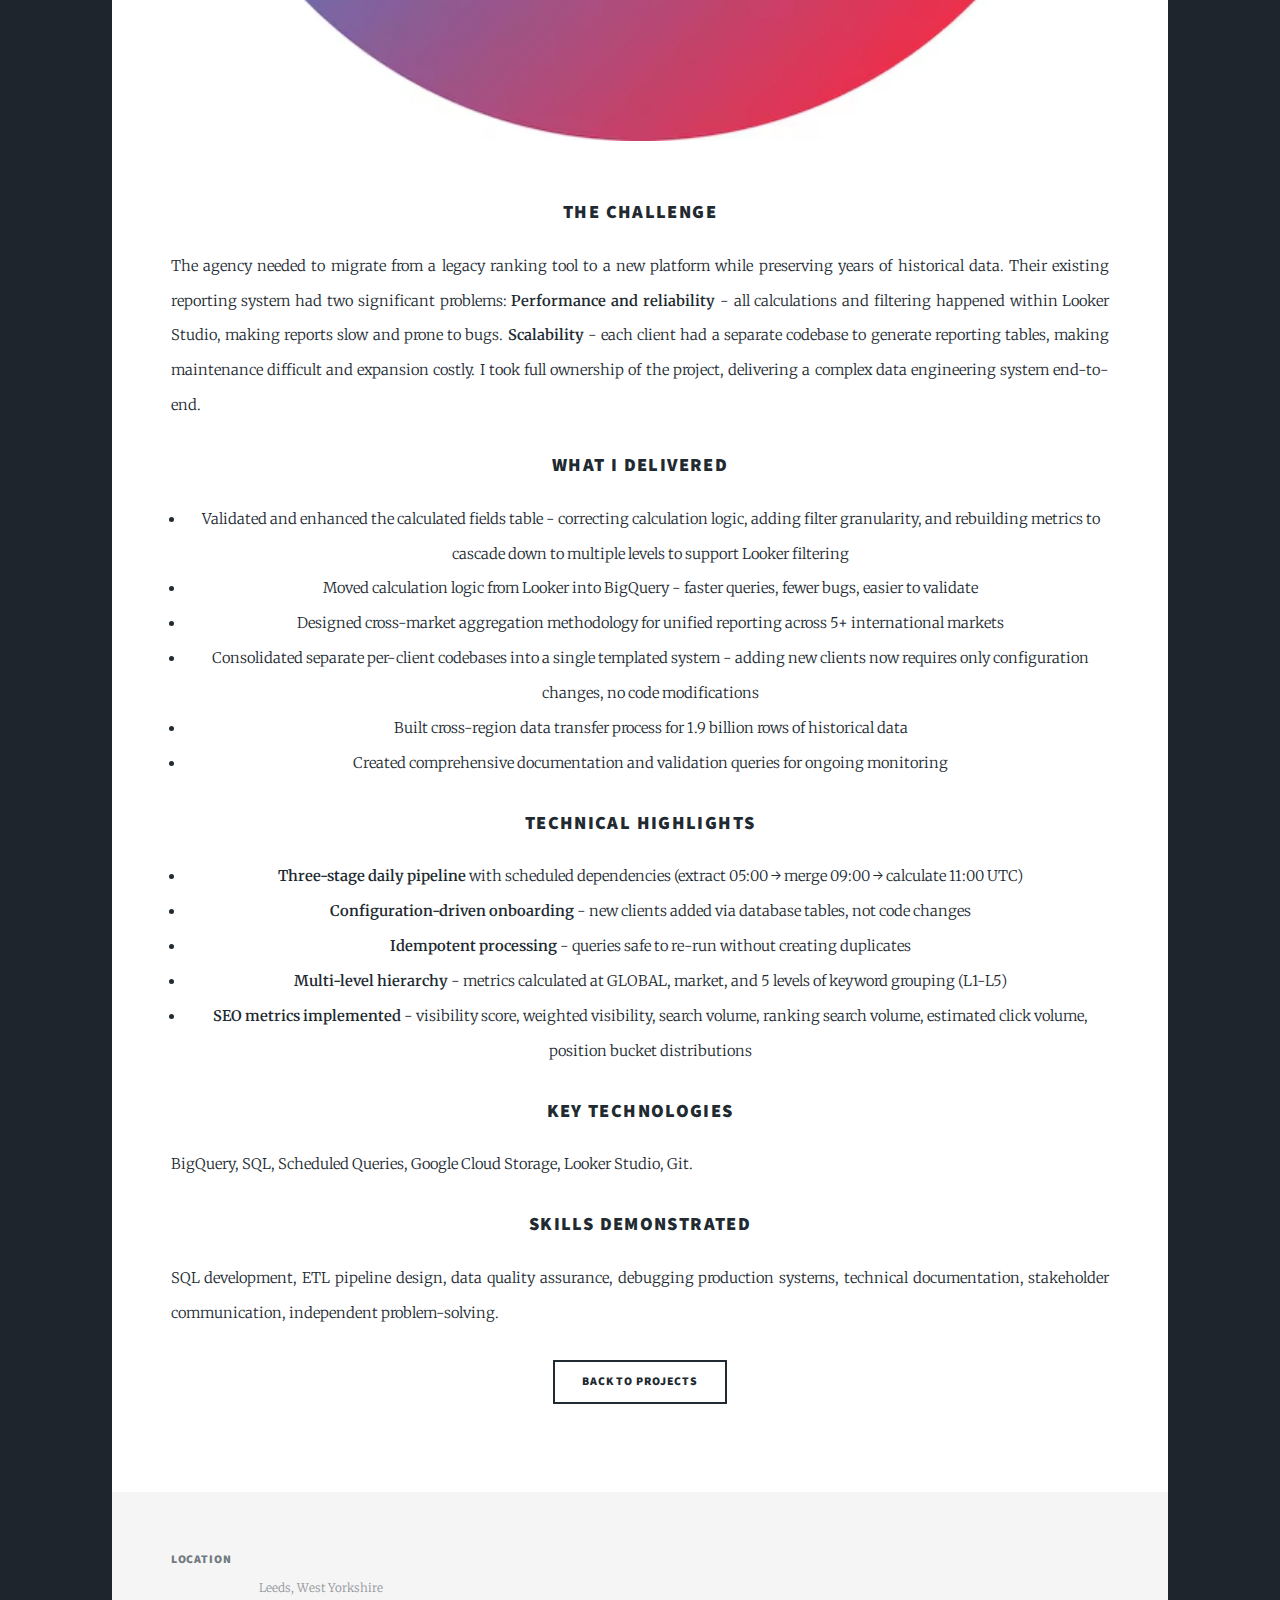
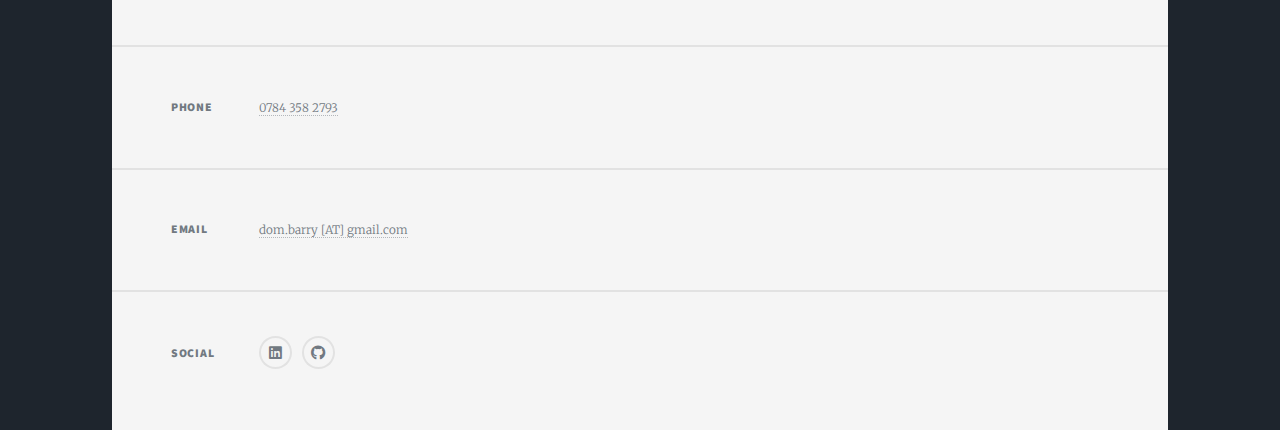
<file: seo-reporting-pipeline.html>
<!DOCTYPE HTML>
<!--
	Massively by HTML5 UP
	html5up.net | @ajlkn
	Free for personal and commercial use under the CCA 3.0 license (html5up.net/license)
-->
<html>
	<head>
		<!-- Google tag (gtag.js) -->
		<script async src="https://www.googletagmanager.com/gtag/js?id=G-DTXR3EQQG7"></script>
		<script>
		window.dataLayer = window.dataLayer || [];
		function gtag(){dataLayer.push(arguments);}
		gtag('js', new Date());

		gtag('config', 'G-DTXR3EQQG7');
		</script>
		<title>SEO Reporting Pipeline | Dom Barry Data Portfolio</title>
		<meta charset="utf-8" />
		<meta name="viewport" content="width=device-width, initial-scale=1, user-scalable=no" />
		<link rel="stylesheet" href="assets/css/main.css" />
		<link rel="icon" type="image/png" href="/portfolio/images/favicon-96x96.png" sizes="96x96" />
		<link rel="icon" type="image/svg+xml" href="/portfolio/images/favicon.svg" />
		<link rel="shortcut icon" href="/portfolio/images/favicon.ico" />
		<link rel="apple-touch-icon" sizes="180x180" href="/portfolio/images/apple-touch-icon.png" />
		<link rel="manifest" href="/portfolio/images/site.webmanifest" />
		<noscript><link rel="stylesheet" href="assets/css/noscript.css" /></noscript>
	</head>
	<body class="is-preload">

		<!-- Wrapper -->
			<div id="wrapper">

				<!-- Header -->
					<header id="header">
						<a href="index.html" class="logo">Dom Barry Data Portfolio</a>
					</header>

				<!-- Nav -->
					<nav id="nav">
						<ul class="links">
							<li><a href="index.html">Projects</a></li>
						</ul>
						<ul class="icons">
							<li><a href="https://www.linkedin.com/in/dom-barry/" class="icon brands fa-linkedin" target="_blank"><span class="label">LinkedIn</span></a></li>
							<li><a href="https://github.com/DominicBarry" class="icon brands fa-github" target="_blank"><span class="label">GitHub</span></a></li>
						</ul>
					</nav>

				<!-- Main -->
					<div id="main">

						<article class="post featured">
							<header class="major">
								<span class="date">December 2025</span>
								<h2>SEO Reporting Pipeline<br />
								(Data Engineering)</h2>
								<p>Built a production ETL pipeline for <a href="https://herd.io/" target="_blank">Herd</a>, merging historical ranking data<br />
								with a new tracking platform for one of the world's leading airlines and hospitality brands.<br />
								Validated the existing system, expanded its capabilities, and redesigned the architecture<br />
								for multi-client scalability across 15+ brand websites and 13 international markets.</p>
							</header>
							<a href="#" class="image main"><img src="images/seo-reporting-pipeline.jpg" alt="SEO Reporting Pipeline" /></a>

							<h3>The Challenge</h3>
							<p>The agency needed to migrate from a legacy ranking tool to a new platform while preserving years of historical data. Their existing reporting system had two significant problems: <strong>Performance and reliability</strong> - all calculations and filtering happened within Looker Studio, making reports slow and prone to bugs. <strong>Scalability</strong> - each client had a separate codebase to generate reporting tables, making maintenance difficult and expansion costly. I took full ownership of the project, delivering a complex data engineering system end-to-end.</p>

							<h3>What I Delivered</h3>
							<ul>
								<li>Validated and enhanced the calculated fields table - correcting calculation logic, adding filter granularity, and rebuilding metrics to cascade down to multiple levels to support Looker filtering</li>
								<li>Moved calculation logic from Looker into BigQuery - faster queries, fewer bugs, easier to validate</li>
								<li>Designed cross-market aggregation methodology for unified reporting across 5+ international markets</li>
								<li>Consolidated separate per-client codebases into a single templated system - adding new clients now requires only configuration changes, no code modifications</li>
								<li>Built cross-region data transfer process for 1.9 billion rows of historical data</li>
								<li>Created comprehensive documentation and validation queries for ongoing monitoring</li>
							</ul>

							<h3>Technical Highlights</h3>
							<ul>
								<li><strong>Three-stage daily pipeline</strong> with scheduled dependencies (extract 05:00 → merge 09:00 → calculate 11:00 UTC)</li>
								<li><strong>Configuration-driven onboarding</strong> - new clients added via database tables, not code changes</li>
								<li><strong>Idempotent processing</strong> - queries safe to re-run without creating duplicates</li>
								<li><strong>Multi-level hierarchy</strong> - metrics calculated at GLOBAL, market, and 5 levels of keyword grouping (L1-L5)</li>
								<li><strong>SEO metrics implemented</strong> - visibility score, weighted visibility, search volume, ranking search volume, estimated click volume, position bucket distributions</li>
							</ul>

							<h3>Key Technologies</h3>
							<p>BigQuery, SQL, Scheduled Queries, Google Cloud Storage, Looker Studio, Git.</p>

							<h3>Skills Demonstrated</h3>
							<p>SQL development, ETL pipeline design, data quality assurance, debugging production systems, technical documentation, stakeholder communication, independent problem-solving.</p>

							<ul class="actions special">
								<li><a href="index.html" class="button">Back to Projects</a></li>
							</ul>
						</article>

					</div>

				<!-- Footer -->
					<footer id="footer">
						<section class="split contact">
							<section class="alt">
								<h3>Location</h3>
								<p><br />
								Leeds, West Yorkshire</p>
							</section>
							<section>
								<h3>Phone</h3>
								<p><a href="#">0784 358 2793</a></p>
							</section>
							<section>
								<h3>Email</h3>
								<p><a href="#">dom.barry [AT] gmail.com</a></p>
							</section>
							<section>
								<h3>Social</h3>
								<ul class="icons alt">
									<li><a href="https://www.linkedin.com/in/dom-barry/" class="icon brands alt fa-linkedin" target="_blank"><span class="label">LinkedIn</span></a></li>
									<li><a href="https://github.com/DominicBarry" class="icon brands alt fa-github" target="_blank"><span class="label">GitHub</span></a></li>
								</ul>
							</section>
						</section>
					</footer>

			</div>

		<!-- Scripts -->
			<script src="assets/js/jquery.min.js"></script>
			<script src="assets/js/jquery.scrollex.min.js"></script>
			<script src="assets/js/jquery.scrolly.min.js"></script>
			<script src="assets/js/browser.min.js"></script>
			<script src="assets/js/breakpoints.min.js"></script>
			<script src="assets/js/util.js"></script>
			<script src="assets/js/main.js"></script>

	</body>
</html>
</file>
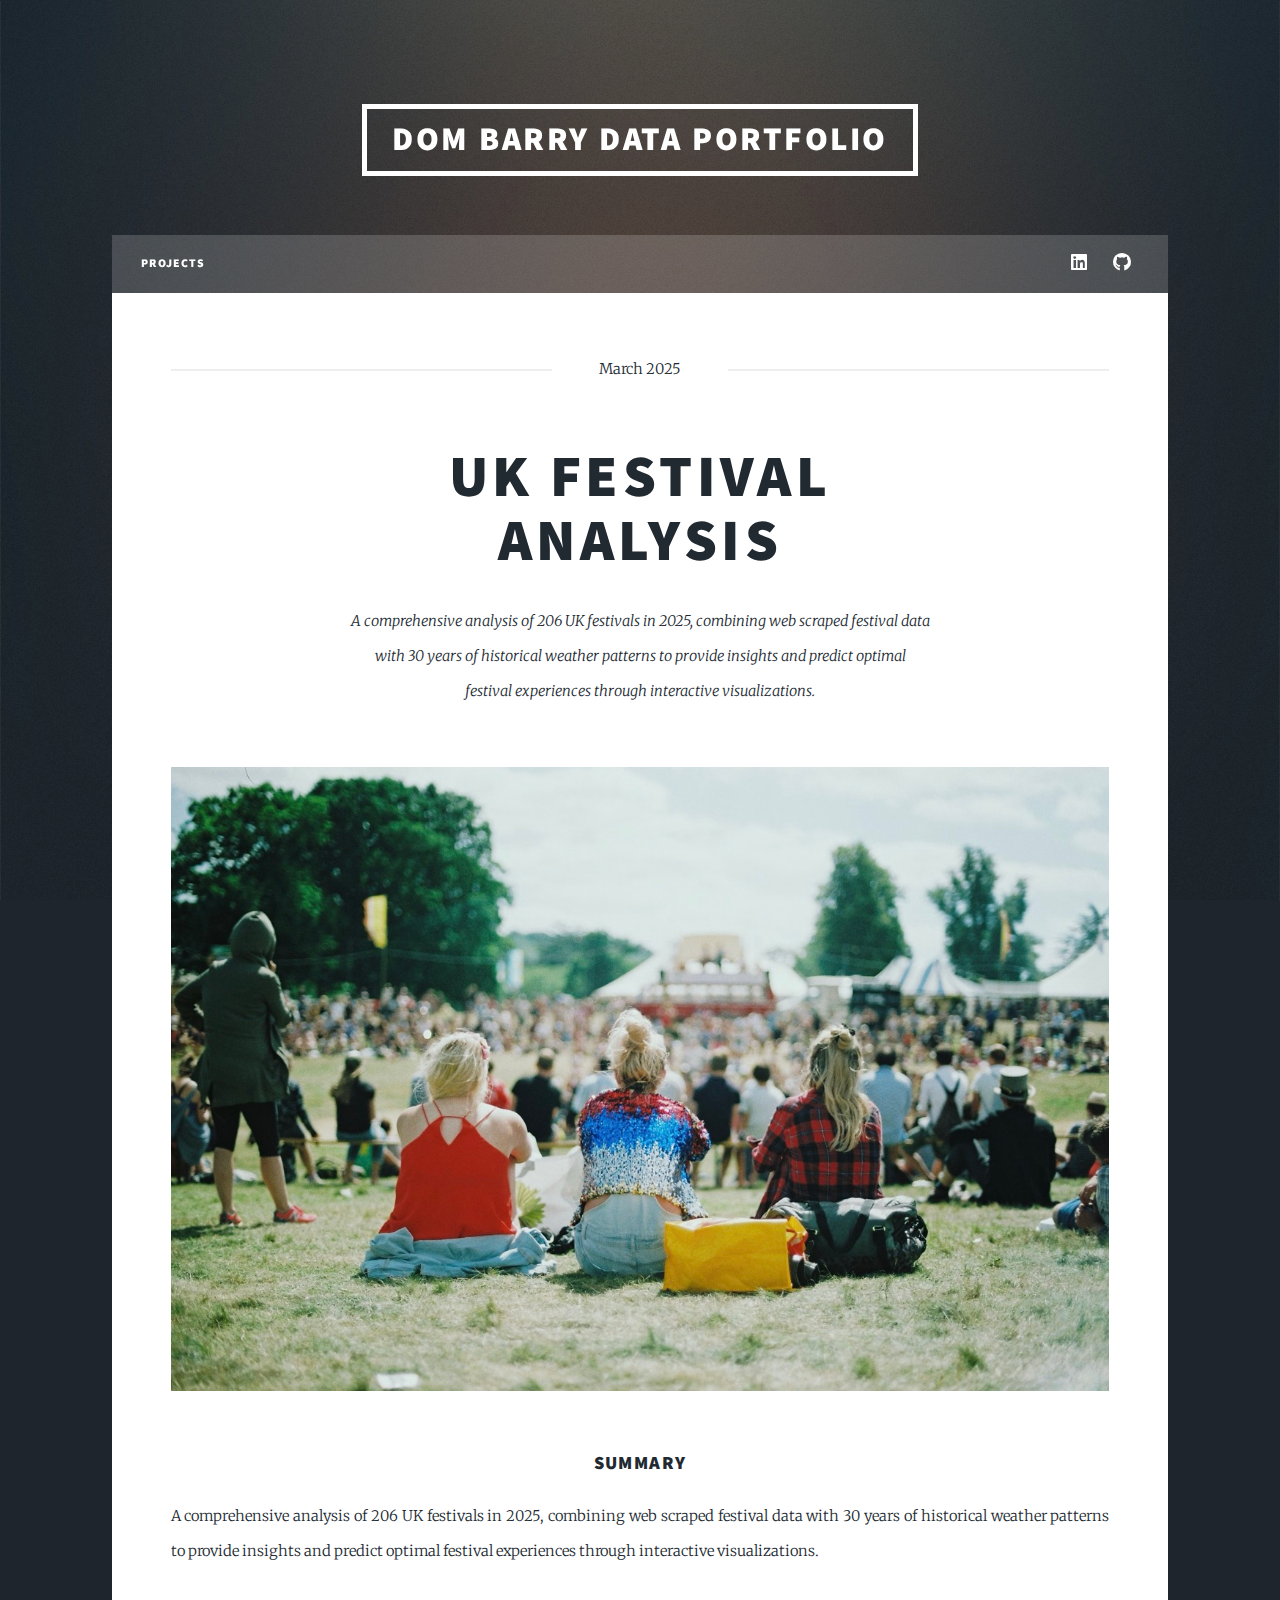
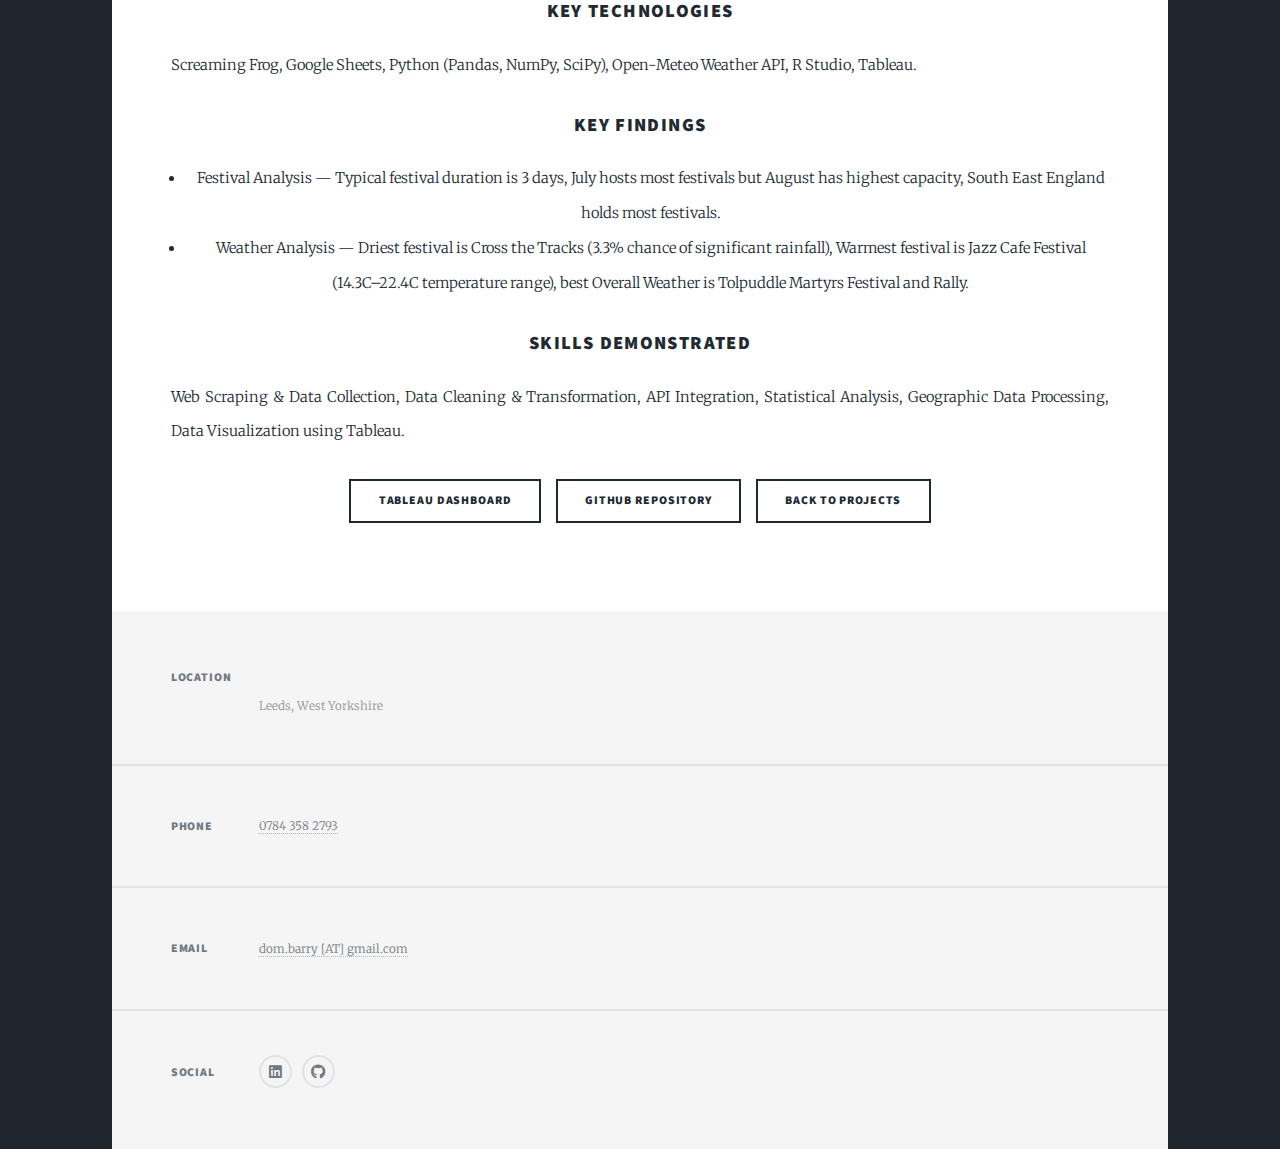
<file: uk-festival-analysis.html>
<!DOCTYPE HTML>
<!--
	Massively by HTML5 UP
	html5up.net | @ajlkn
	Free for personal and commercial use under the CCA 3.0 license (html5up.net/license)
-->
<html>
	<head>
		<!-- Google tag (gtag.js) -->
		<script async src="https://www.googletagmanager.com/gtag/js?id=G-DTXR3EQQG7"></script>
		<script>
		window.dataLayer = window.dataLayer || [];
		function gtag(){dataLayer.push(arguments);}
		gtag('js', new Date());

		gtag('config', 'G-DTXR3EQQG7');
		</script>
		<title>UK Festival Analysis | Dom Barry Data Portfolio</title>
		<meta charset="utf-8" />
		<meta name="viewport" content="width=device-width, initial-scale=1, user-scalable=no" />
		<link rel="stylesheet" href="assets/css/main.css" />
		<link rel="icon" type="image/png" href="/portfolio/images/favicon-96x96.png" sizes="96x96" />
		<link rel="icon" type="image/svg+xml" href="/portfolio/images/favicon.svg" />
		<link rel="shortcut icon" href="/portfolio/images/favicon.ico" />
		<link rel="apple-touch-icon" sizes="180x180" href="/portfolio/images/apple-touch-icon.png" />
		<link rel="manifest" href="/portfolio/images/site.webmanifest" />
		<noscript><link rel="stylesheet" href="assets/css/noscript.css" /></noscript>
	</head>
	<body class="is-preload">

		<!-- Wrapper -->
			<div id="wrapper">

				<!-- Header -->
					<header id="header">
						<a href="index.html" class="logo">Dom Barry Data Portfolio</a>
					</header>

				<!-- Nav -->
					<nav id="nav">
						<ul class="links">
							<li><a href="index.html">Projects</a></li>
						</ul>
						<ul class="icons">
							<li><a href="https://www.linkedin.com/in/dom-barry/" class="icon brands fa-linkedin" target="_blank"><span class="label">LinkedIn</span></a></li>
							<li><a href="https://github.com/DominicBarry" class="icon brands fa-github" target="_blank"><span class="label">GitHub</span></a></li>
						</ul>
					</nav>

				<!-- Main -->
					<div id="main">

						<article class="post featured">
							<header class="major">
								<span class="date">March 2025</span>
								<h2>UK Festival<br />
								Analysis</h2>
								<p>A comprehensive analysis of 206 UK festivals in 2025, combining web scraped festival data<br />
								with 30 years of historical weather patterns to provide insights and predict optimal<br />
								festival experiences through interactive visualizations.</p>
							</header>
							<a href="#" class="image main"><img src="images/uk-music-festival.jpeg" alt="UK Festival Analysis" /></a>

							<h3>Summary</h3>
							<p>A comprehensive analysis of 206 UK festivals in 2025, combining web scraped festival data with 30 years of historical weather patterns to provide insights and predict optimal festival experiences through interactive visualizations.</p>

							<h3>Key Technologies</h3>
							<p>Screaming Frog, Google Sheets, Python (Pandas, NumPy, SciPy), Open-Meteo Weather API, R Studio, Tableau.</p>

							<h3>Key Findings</h3>
							<ul>
								<li>Festival Analysis — Typical festival duration is 3 days, July hosts most festivals but August has highest capacity, South East England holds most festivals.</li>
								<li>Weather Analysis — Driest festival is Cross the Tracks (3.3% chance of significant rainfall), Warmest festival is Jazz Cafe Festival (14.3C–22.4C temperature range), best Overall Weather is Tolpuddle Martyrs Festival and Rally.</li>
							</ul>

							<h3>Skills Demonstrated</h3>
							<p>Web Scraping & Data Collection, Data Cleaning & Transformation, API Integration, Statistical Analysis, Geographic Data Processing, Data Visualization using Tableau.</p>

							<ul class="actions special">
								<li><a href="https://public.tableau.com/app/profile/dom.barry/viz/UKFestivalAnalysis2025/FestivalAnalysis" class="button" target="_blank">Tableau Dashboard</a></li>
								<li><a href="https://github.com/DominicBarry/UK-Festival-Analysis" class="button" target="_blank">GitHub Repository</a></li>
								<li><a href="index.html" class="button">Back to Projects</a></li>
							</ul>
						</article>

					</div>

				<!-- Footer -->
					<footer id="footer">
						<section class="split contact">
							<section class="alt">
								<h3>Location</h3>
								<p><br />
								Leeds, West Yorkshire</p>
							</section>
							<section>
								<h3>Phone</h3>
								<p><a href="#">0784 358 2793</a></p>
							</section>
							<section>
								<h3>Email</h3>
								<p><a href="#">dom.barry [AT] gmail.com</a></p>
							</section>
							<section>
								<h3>Social</h3>
								<ul class="icons alt">
									<li><a href="https://www.linkedin.com/in/dom-barry/" class="icon brands alt fa-linkedin" target="_blank"><span class="label">LinkedIn</span></a></li>
									<li><a href="https://github.com/DominicBarry" class="icon brands alt fa-github" target="_blank"><span class="label">GitHub</span></a></li>
								</ul>
							</section>
						</section>
					</footer>

			</div>

		<!-- Scripts -->
			<script src="assets/js/jquery.min.js"></script>
			<script src="assets/js/jquery.scrollex.min.js"></script>
			<script src="assets/js/jquery.scrolly.min.js"></script>
			<script src="assets/js/browser.min.js"></script>
			<script src="assets/js/breakpoints.min.js"></script>
			<script src="assets/js/util.js"></script>
			<script src="assets/js/main.js"></script>

	</body>
</html>
</file>
<file: assets/css/main.css>
@import url(fontawesome-all.min.css);
@import url("https://fonts.googleapis.com/css?family=Merriweather:300,700,300italic,700italic|Source+Sans+Pro:900");

/*
	Massively by HTML5 UP
	html5up.net | @ajlkn
	Free for personal and commercial use under the CCA 3.0 license (html5up.net/license)
*/

html, body, div, span, applet, object,
iframe, h1, h2, h3, h4, h5, h6, p, blockquote,
pre, a, abbr, acronym, address, big, cite,
code, del, dfn, em, img, ins, kbd, q, s, samp,
small, strike, strong, sub, sup, tt, var, b,
u, i, center, dl, dt, dd, ol, ul, li, fieldset,
form, label, legend, table, caption, tbody,
tfoot, thead, tr, th, td, article, aside,
canvas, details, embed, figure, figcaption,
footer, header, hgroup, menu, nav, output, ruby,
section, summary, time, mark, audio, video {
	margin: 0;
	padding: 0;
	border: 0;
	font-size: 100%;
	font: inherit;
	vertical-align: baseline;}

article, aside, details, figcaption, figure,
footer, header, hgroup, menu, nav, section {
	display: block;}

body {
	line-height: 1;
}

ol, ul {
	list-style: none;
}

blockquote, q {
	quotes: none;
}

	blockquote:before, blockquote:after, q:before, q:after {
		content: '';
		content: none;
	}

table {
	border-collapse: collapse;
	border-spacing: 0;
}

body {
	-webkit-text-size-adjust: none;
}

mark {
	background-color: transparent;
	color: inherit;
}

input::-moz-focus-inner {
	border: 0;
	padding: 0;
}

input, select, textarea {
	-moz-appearance: none;
	-webkit-appearance: none;
	-ms-appearance: none;
	appearance: none;
}

/* Basic */

	@-ms-viewport {
		width: device-width;
	}

	body {
		-ms-overflow-style: scrollbar;
	}

	@media screen and (max-width: 480px) {

		html, body {
			min-width: 320px;
		}

	}

	html {
		box-sizing: border-box;
	}

	*, *:before, *:after {
		box-sizing: inherit;
	}

	body {
		background-color: #1e252d;
	}

		body.is-preload *, body.is-preload *:before, body.is-preload *:after {
			-moz-animation: none !important;
			-webkit-animation: none !important;
			-ms-animation: none !important;
			animation: none !important;
			-moz-transition: none !important;
			-webkit-transition: none !important;
			-ms-transition: none !important;
			transition: none !important;
		}

/* Type */

	html {
		font-size: 16pt;
	}

		@media screen and (max-width: 1680px) {

			html {
				font-size: 12pt;
			}

		}

		@media screen and (max-width: 1280px) {

			html {
				font-size: 11pt;
			}

		}

		@media screen and (max-width: 360px) {

			html {
				font-size: 10pt;
			}

		}

	body {
		color: #212931;
	}

	body, input, select, textarea {
		font-family: "Merriweather", Georgia, serif;
		font-weight: 300;
		font-size: 1rem;
		line-height: 2.375;
	}

	a {
		-moz-transition: color 0.2s ease-in-out, background-color 0.2s ease-in-out, border-color 0.2s ease-in-out, box-shadow 0.2s ease-in-out;
		-webkit-transition: color 0.2s ease-in-out, background-color 0.2s ease-in-out, border-color 0.2s ease-in-out, box-shadow 0.2s ease-in-out;
		-ms-transition: color 0.2s ease-in-out, background-color 0.2s ease-in-out, border-color 0.2s ease-in-out, box-shadow 0.2s ease-in-out;
		transition: color 0.2s ease-in-out, background-color 0.2s ease-in-out, border-color 0.2s ease-in-out, box-shadow 0.2s ease-in-out;
		border-bottom: dotted 1px;
		text-decoration: none;
	}

		a:hover {
			border-bottom-color: transparent;
		}

	strong, b {
		font-weight: 600;
	}

	em, i {
		font-style: italic;
	}

	p {
		text-align: justify;
		margin: 0 0 2rem 0;
	}

	h1, h2, h3, h4, h5, h6 {
		font-family: "Source Sans Pro", Helvetica, sans-serif;
		font-weight: 900;
		line-height: 1.5;
		letter-spacing: 0.075em;
		text-transform: uppercase;
		margin: 0 0 1rem 0;
	}

		h1 a, h2 a, h3 a, h4 a, h5 a, h6 a {
			border-bottom: 0;
			color: inherit;
			text-decoration: none;
		}

	h1 {
		font-size: 4rem;
		line-height: 1.1;
		margin: 0 0 2rem 0;
	}

	h2 {
		font-size: 1.75rem;
		line-height: 1.3;
		margin: 0 0 1.5rem 0;
	}

	h3 {
		font-size: 1.25rem;
		margin: 0 0 1.5rem 0;
	}

	h4 {
		font-size: 1rem;
	}

	h5 {
		font-size: 0.9rem;
	}

	h6 {
		font-size: 0.8rem;
	}

	sub {
		font-size: 0.8rem;
		position: relative;
		top: 0.5rem;
	}

	sup {
		font-size: 0.8rem;
		position: relative;
		top: -0.5rem;
	}

	blockquote {
		border-left: solid 4px;
		font-style: italic;
		margin: 0 0 2rem 0;
		padding: 0.5rem 0 0.5rem 2rem;
	}

	code {
		border: solid 2px;
		font-family: "Courier New", monospace;
		font-size: 0.9rem;
		margin: 0 0.25rem;
		padding: 0.25rem 0.65rem;
	}

	pre {
		-webkit-overflow-scrolling: touch;
		font-family: "Courier New", monospace;
		font-size: 0.9rem;
		margin: 0 0 2rem 0;
	}

		pre code {
			display: block;
			line-height: 1.75;
			padding: 1rem 1.5rem;
			overflow-x: auto;
		}

	hr {
		border: 0;
		border-bottom: solid 2px;
		margin: 3rem 0;
	}

		hr.major {
			margin: 5rem 0;
		}

	.align-left {
		text-align: left;
	}

	.align-center {
		text-align: center;
	}

	.align-right {
		text-align: right;
	}

	input, select, textarea {
		color: #212931;
	}

	a {
		color: #212931;
		border-bottom-color: rgba(33, 41, 49, 0.5);
	}

		a:hover {
			border-bottom-color: transparent;
			color: #18bfef !important;
		}

	strong, b {
		color: #212931;
	}

	h1, h2, h3, h4, h5, h6 {
		color: #212931;
	}

	blockquote {
		border-left-color: #eeeeee;
	}

	code {
		background: rgba(220, 220, 220, 0.25);
		border-color: #eeeeee;
	}

	hr {
		border-bottom-color: #eeeeee;
	}

/* Row */

	.row {
		display: flex;
		flex-wrap: wrap;
		box-sizing: border-box;
		align-items: stretch;
	}

		.row > * {
			box-sizing: border-box;
		}

		.row.gtr-uniform > * > :last-child {
			margin-bottom: 0;
		}

		.row.aln-left {
			justify-content: flex-start;
		}

		.row.aln-center {
			justify-content: center;
		}

		.row.aln-right {
			justify-content: flex-end;
		}

		.row.aln-top {
			align-items: flex-start;
		}

		.row.aln-middle {
			align-items: center;
		}

		.row.aln-bottom {
			align-items: flex-end;
		}

		.row > .imp {
			order: -1;
		}

		.row > .col-1 {
			width: 8.33333%;
		}

		.row > .off-1 {
			margin-left: 8.33333%;
		}

		.row > .col-2 {
			width: 16.66667%;
		}

		.row > .off-2 {
			margin-left: 16.66667%;
		}

		.row > .col-3 {
			width: 25%;
		}

		.row > .off-3 {
			margin-left: 25%;
		}

		.row > .col-4 {
			width: 33.33333%;
		}

		.row > .off-4 {
			margin-left: 33.33333%;
		}

		.row > .col-5 {
			width: 41.66667%;
		}

		.row > .off-5 {
			margin-left: 41.66667%;
		}

		.row > .col-6 {
			width: 50%;
		}

		.row > .off-6 {
			margin-left: 50%;
		}

		.row > .col-7 {
			width: 58.33333%;
		}

		.row > .off-7 {
			margin-left: 58.33333%;
		}

		.row > .col-8 {
			width: 66.66667%;
		}

		.row > .off-8 {
			margin-left: 66.66667%;
		}

		.row > .col-9 {
			width: 75%;
		}

		.row > .off-9 {
			margin-left: 75%;
		}

		.row > .col-10 {
			width: 83.33333%;
		}

		.row > .off-10 {
			margin-left: 83.33333%;
		}

		.row > .col-11 {
			width: 91.66667%;
		}

		.row > .off-11 {
			margin-left: 91.66667%;
		}

		.row > .col-12 {
			width: 100%;
		}

		.row > .off-12 {
			margin-left: 100%;
		}

		.row.gtr-0 {
			margin-top: 0;
			margin-left: 0rem;
		}

			.row.gtr-0 > * {
				padding: 0 0 0 0rem;
			}

			.row.gtr-0.gtr-uniform {
				margin-top: 0rem;
			}

				.row.gtr-0.gtr-uniform > * {
					padding-top: 0rem;
				}

		.row.gtr-25 {
			margin-top: 0;
			margin-left: -0.375rem;
		}

			.row.gtr-25 > * {
				padding: 0 0 0 0.375rem;
			}

			.row.gtr-25.gtr-uniform {
				margin-top: -0.375rem;
			}

				.row.gtr-25.gtr-uniform > * {
					padding-top: 0.375rem;
				}

		.row.gtr-50 {
			margin-top: 0;
			margin-left: -0.75rem;
		}

			.row.gtr-50 > * {
				padding: 0 0 0 0.75rem;
			}

			.row.gtr-50.gtr-uniform {
				margin-top: -0.75rem;
			}

				.row.gtr-50.gtr-uniform > * {
					padding-top: 0.75rem;
				}

		.row {
			margin-top: 0;
			margin-left: -1.5rem;
		}

			.row > * {
				padding: 0 0 0 1.5rem;
			}

			.row.gtr-uniform {
				margin-top: -1.5rem;
			}

				.row.gtr-uniform > * {
					padding-top: 1.5rem;
				}

		.row.gtr-150 {
			margin-top: 0;
			margin-left: -2.25rem;
		}

			.row.gtr-150 > * {
				padding: 0 0 0 2.25rem;
			}

			.row.gtr-150.gtr-uniform {
				margin-top: -2.25rem;
			}

				.row.gtr-150.gtr-uniform > * {
					padding-top: 2.25rem;
				}

		.row.gtr-200 {
			margin-top: 0;
			margin-left: -3rem;
		}

			.row.gtr-200 > * {
				padding: 0 0 0 3rem;
			}

			.row.gtr-200.gtr-uniform {
				margin-top: -3rem;
			}

				.row.gtr-200.gtr-uniform > * {
					padding-top: 3rem;
				}

		@media screen and (max-width: 1680px) {

			.row {
				display: flex;
				flex-wrap: wrap;
				box-sizing: border-box;
				align-items: stretch;
			}

				.row > * {
					box-sizing: border-box;
				}

				.row.gtr-uniform > * > :last-child {
					margin-bottom: 0;
				}

				.row.aln-left {
					justify-content: flex-start;
				}

				.row.aln-center {
					justify-content: center;
				}

				.row.aln-right {
					justify-content: flex-end;
				}

				.row.aln-top {
					align-items: flex-start;
				}

				.row.aln-middle {
					align-items: center;
				}

				.row.aln-bottom {
					align-items: flex-end;
				}

				.row > .imp-xlarge {
					order: -1;
				}

				.row > .col-1-xlarge {
					width: 8.33333%;
				}

				.row > .off-1-xlarge {
					margin-left: 8.33333%;
				}

				.row > .col-2-xlarge {
					width: 16.66667%;
				}

				.row > .off-2-xlarge {
					margin-left: 16.66667%;
				}

				.row > .col-3-xlarge {
					width: 25%;
				}

				.row > .off-3-xlarge {
					margin-left: 25%;
				}

				.row > .col-4-xlarge {
					width: 33.33333%;
				}

				.row > .off-4-xlarge {
					margin-left: 33.33333%;
				}

				.row > .col-5-xlarge {
					width: 41.66667%;
				}

				.row > .off-5-xlarge {
					margin-left: 41.66667%;
				}

				.row > .col-6-xlarge {
					width: 50%;
				}

				.row > .off-6-xlarge {
					margin-left: 50%;
				}

				.row > .col-7-xlarge {
					width: 58.33333%;
				}

				.row > .off-7-xlarge {
					margin-left: 58.33333%;
				}

				.row > .col-8-xlarge {
					width: 66.66667%;
				}

				.row > .off-8-xlarge {
					margin-left: 66.66667%;
				}

				.row > .col-9-xlarge {
					width: 75%;
				}

				.row > .off-9-xlarge {
					margin-left: 75%;
				}

				.row > .col-10-xlarge {
					width: 83.33333%;
				}

				.row > .off-10-xlarge {
					margin-left: 83.33333%;
				}

				.row > .col-11-xlarge {
					width: 91.66667%;
				}

				.row > .off-11-xlarge {
					margin-left: 91.66667%;
				}

				.row > .col-12-xlarge {
					width: 100%;
				}

				.row > .off-12-xlarge {
					margin-left: 100%;
				}

				.row.gtr-0 {
					margin-top: 0;
					margin-left: 0rem;
				}

					.row.gtr-0 > * {
						padding: 0 0 0 0rem;
					}

					.row.gtr-0.gtr-uniform {
						margin-top: 0rem;
					}

						.row.gtr-0.gtr-uniform > * {
							padding-top: 0rem;
						}

				.row.gtr-25 {
					margin-top: 0;
					margin-left: -0.375rem;
				}

					.row.gtr-25 > * {
						padding: 0 0 0 0.375rem;
					}

					.row.gtr-25.gtr-uniform {
						margin-top: -0.375rem;
					}

						.row.gtr-25.gtr-uniform > * {
							padding-top: 0.375rem;
						}

				.row.gtr-50 {
					margin-top: 0;
					margin-left: -0.75rem;
				}

					.row.gtr-50 > * {
						padding: 0 0 0 0.75rem;
					}

					.row.gtr-50.gtr-uniform {
						margin-top: -0.75rem;
					}

						.row.gtr-50.gtr-uniform > * {
							padding-top: 0.75rem;
						}

				.row {
					margin-top: 0;
					margin-left: -1.5rem;
				}

					.row > * {
						padding: 0 0 0 1.5rem;
					}

					.row.gtr-uniform {
						margin-top: -1.5rem;
					}

						.row.gtr-uniform > * {
							padding-top: 1.5rem;
						}

				.row.gtr-150 {
					margin-top: 0;
					margin-left: -2.25rem;
				}

					.row.gtr-150 > * {
						padding: 0 0 0 2.25rem;
					}

					.row.gtr-150.gtr-uniform {
						margin-top: -2.25rem;
					}

						.row.gtr-150.gtr-uniform > * {
							padding-top: 2.25rem;
						}

				.row.gtr-200 {
					margin-top: 0;
					margin-left: -3rem;
				}

					.row.gtr-200 > * {
						padding: 0 0 0 3rem;
					}

					.row.gtr-200.gtr-uniform {
						margin-top: -3rem;
					}

						.row.gtr-200.gtr-uniform > * {
							padding-top: 3rem;
						}

		}

		@media screen and (max-width: 1280px) {

			.row {
				display: flex;
				flex-wrap: wrap;
				box-sizing: border-box;
				align-items: stretch;
			}

				.row > * {
					box-sizing: border-box;
				}

				.row.gtr-uniform > * > :last-child {
					margin-bottom: 0;
				}

				.row.aln-left {
					justify-content: flex-start;
				}

				.row.aln-center {
					justify-content: center;
				}

				.row.aln-right {
					justify-content: flex-end;
				}

				.row.aln-top {
					align-items: flex-start;
				}

				.row.aln-middle {
					align-items: center;
				}

				.row.aln-bottom {
					align-items: flex-end;
				}

				.row > .imp-large {
					order: -1;
				}

				.row > .col-1-large {
					width: 8.33333%;
				}

				.row > .off-1-large {
					margin-left: 8.33333%;
				}

				.row > .col-2-large {
					width: 16.66667%;
				}

				.row > .off-2-large {
					margin-left: 16.66667%;
				}

				.row > .col-3-large {
					width: 25%;
				}

				.row > .off-3-large {
					margin-left: 25%;
				}

				.row > .col-4-large {
					width: 33.33333%;
				}

				.row > .off-4-large {
					margin-left: 33.33333%;
				}

				.row > .col-5-large {
					width: 41.66667%;
				}

				.row > .off-5-large {
					margin-left: 41.66667%;
				}

				.row > .col-6-large {
					width: 50%;
				}

				.row > .off-6-large {
					margin-left: 50%;
				}

				.row > .col-7-large {
					width: 58.33333%;
				}

				.row > .off-7-large {
					margin-left: 58.33333%;
				}

				.row > .col-8-large {
					width: 66.66667%;
				}

				.row > .off-8-large {
					margin-left: 66.66667%;
				}

				.row > .col-9-large {
					width: 75%;
				}

				.row > .off-9-large {
					margin-left: 75%;
				}

				.row > .col-10-large {
					width: 83.33333%;
				}

				.row > .off-10-large {
					margin-left: 83.33333%;
				}

				.row > .col-11-large {
					width: 91.66667%;
				}

				.row > .off-11-large {
					margin-left: 91.66667%;
				}

				.row > .col-12-large {
					width: 100%;
				}

				.row > .off-12-large {
					margin-left: 100%;
				}

				.row.gtr-0 {
					margin-top: 0;
					margin-left: 0rem;
				}

					.row.gtr-0 > * {
						padding: 0 0 0 0rem;
					}

					.row.gtr-0.gtr-uniform {
						margin-top: 0rem;
					}

						.row.gtr-0.gtr-uniform > * {
							padding-top: 0rem;
						}

				.row.gtr-25 {
					margin-top: 0;
					margin-left: -0.375rem;
				}

					.row.gtr-25 > * {
						padding: 0 0 0 0.375rem;
					}

					.row.gtr-25.gtr-uniform {
						margin-top: -0.375rem;
					}

						.row.gtr-25.gtr-uniform > * {
							padding-top: 0.375rem;
						}

				.row.gtr-50 {
					margin-top: 0;
					margin-left: -0.75rem;
				}

					.row.gtr-50 > * {
						padding: 0 0 0 0.75rem;
					}

					.row.gtr-50.gtr-uniform {
						margin-top: -0.75rem;
					}

						.row.gtr-50.gtr-uniform > * {
							padding-top: 0.75rem;
						}

				.row {
					margin-top: 0;
					margin-left: -1.5rem;
				}

					.row > * {
						padding: 0 0 0 1.5rem;
					}

					.row.gtr-uniform {
						margin-top: -1.5rem;
					}

						.row.gtr-uniform > * {
							padding-top: 1.5rem;
						}

				.row.gtr-150 {
					margin-top: 0;
					margin-left: -2.25rem;
				}

					.row.gtr-150 > * {
						padding: 0 0 0 2.25rem;
					}

					.row.gtr-150.gtr-uniform {
						margin-top: -2.25rem;
					}

						.row.gtr-150.gtr-uniform > * {
							padding-top: 2.25rem;
						}

				.row.gtr-200 {
					margin-top: 0;
					margin-left: -3rem;
				}

					.row.gtr-200 > * {
						padding: 0 0 0 3rem;
					}

					.row.gtr-200.gtr-uniform {
						margin-top: -3rem;
					}

						.row.gtr-200.gtr-uniform > * {
							padding-top: 3rem;
						}

		}

		@media screen and (max-width: 980px) {

			.row {
				display: flex;
				flex-wrap: wrap;
				box-sizing: border-box;
				align-items: stretch;
			}

				.row > * {
					box-sizing: border-box;
				}

				.row.gtr-uniform > * > :last-child {
					margin-bottom: 0;
				}

				.row.aln-left {
					justify-content: flex-start;
				}

				.row.aln-center {
					justify-content: center;
				}

				.row.aln-right {
					justify-content: flex-end;
				}

				.row.aln-top {
					align-items: flex-start;
				}

				.row.aln-middle {
					align-items: center;
				}

				.row.aln-bottom {
					align-items: flex-end;
				}

				.row > .imp-medium {
					order: -1;
				}

				.row > .col-1-medium {
					width: 8.33333%;
				}

				.row > .off-1-medium {
					margin-left: 8.33333%;
				}

				.row > .col-2-medium {
					width: 16.66667%;
				}

				.row > .off-2-medium {
					margin-left: 16.66667%;
				}

				.row > .col-3-medium {
					width: 25%;
				}

				.row > .off-3-medium {
					margin-left: 25%;
				}

				.row > .col-4-medium {
					width: 33.33333%;
				}

				.row > .off-4-medium {
					margin-left: 33.33333%;
				}

				.row > .col-5-medium {
					width: 41.66667%;
				}

				.row > .off-5-medium {
					margin-left: 41.66667%;
				}

				.row > .col-6-medium {
					width: 50%;
				}

				.row > .off-6-medium {
					margin-left: 50%;
				}

				.row > .col-7-medium {
					width: 58.33333%;
				}

				.row > .off-7-medium {
					margin-left: 58.33333%;
				}

				.row > .col-8-medium {
					width: 66.66667%;
				}

				.row > .off-8-medium {
					margin-left: 66.66667%;
				}

				.row > .col-9-medium {
					width: 75%;
				}

				.row > .off-9-medium {
					margin-left: 75%;
				}

				.row > .col-10-medium {
					width: 83.33333%;
				}

				.row > .off-10-medium {
					margin-left: 83.33333%;
				}

				.row > .col-11-medium {
					width: 91.66667%;
				}

				.row > .off-11-medium {
					margin-left: 91.66667%;
				}

				.row > .col-12-medium {
					width: 100%;
				}

				.row > .off-12-medium {
					margin-left: 100%;
				}

				.row.gtr-0 {
					margin-top: 0;
					margin-left: 0rem;
				}

					.row.gtr-0 > * {
						padding: 0 0 0 0rem;
					}

					.row.gtr-0.gtr-uniform {
						margin-top: 0rem;
					}

						.row.gtr-0.gtr-uniform > * {
							padding-top: 0rem;
						}

				.row.gtr-25 {
					margin-top: 0;
					margin-left: -0.375rem;
				}

					.row.gtr-25 > * {
						padding: 0 0 0 0.375rem;
					}

					.row.gtr-25.gtr-uniform {
						margin-top: -0.375rem;
					}

						.row.gtr-25.gtr-uniform > * {
							padding-top: 0.375rem;
						}

				.row.gtr-50 {
					margin-top: 0;
					margin-left: -0.75rem;
				}

					.row.gtr-50 > * {
						padding: 0 0 0 0.75rem;
					}

					.row.gtr-50.gtr-uniform {
						margin-top: -0.75rem;
					}

						.row.gtr-50.gtr-uniform > * {
							padding-top: 0.75rem;
						}

				.row {
					margin-top: 0;
					margin-left: -1.5rem;
				}

					.row > * {
						padding: 0 0 0 1.5rem;
					}

					.row.gtr-uniform {
						margin-top: -1.5rem;
					}

						.row.gtr-uniform > * {
							padding-top: 1.5rem;
						}

				.row.gtr-150 {
					margin-top: 0;
					margin-left: -2.25rem;
				}

					.row.gtr-150 > * {
						padding: 0 0 0 2.25rem;
					}

					.row.gtr-150.gtr-uniform {
						margin-top: -2.25rem;
					}

						.row.gtr-150.gtr-uniform > * {
							padding-top: 2.25rem;
						}

				.row.gtr-200 {
					margin-top: 0;
					margin-left: -3rem;
				}

					.row.gtr-200 > * {
						padding: 0 0 0 3rem;
					}

					.row.gtr-200.gtr-uniform {
						margin-top: -3rem;
					}

						.row.gtr-200.gtr-uniform > * {
							padding-top: 3rem;
						}

		}

		@media screen and (max-width: 736px) {

			.row {
				display: flex;
				flex-wrap: wrap;
				box-sizing: border-box;
				align-items: stretch;
			}

				.row > * {
					box-sizing: border-box;
				}

				.row.gtr-uniform > * > :last-child {
					margin-bottom: 0;
				}

				.row.aln-left {
					justify-content: flex-start;
				}

				.row.aln-center {
					justify-content: center;
				}

				.row.aln-right {
					justify-content: flex-end;
				}

				.row.aln-top {
					align-items: flex-start;
				}

				.row.aln-middle {
					align-items: center;
				}

				.row.aln-bottom {
					align-items: flex-end;
				}

				.row > .imp-small {
					order: -1;
				}

				.row > .col-1-small {
					width: 8.33333%;
				}

				.row > .off-1-small {
					margin-left: 8.33333%;
				}

				.row > .col-2-small {
					width: 16.66667%;
				}

				.row > .off-2-small {
					margin-left: 16.66667%;
				}

				.row > .col-3-small {
					width: 25%;
				}

				.row > .off-3-small {
					margin-left: 25%;
				}

				.row > .col-4-small {
					width: 33.33333%;
				}

				.row > .off-4-small {
					margin-left: 33.33333%;
				}

				.row > .col-5-small {
					width: 41.66667%;
				}

				.row > .off-5-small {
					margin-left: 41.66667%;
				}

				.row > .col-6-small {
					width: 50%;
				}

				.row > .off-6-small {
					margin-left: 50%;
				}

				.row > .col-7-small {
					width: 58.33333%;
				}

				.row > .off-7-small {
					margin-left: 58.33333%;
				}

				.row > .col-8-small {
					width: 66.66667%;
				}

				.row > .off-8-small {
					margin-left: 66.66667%;
				}

				.row > .col-9-small {
					width: 75%;
				}

				.row > .off-9-small {
					margin-left: 75%;
				}

				.row > .col-10-small {
					width: 83.33333%;
				}

				.row > .off-10-small {
					margin-left: 83.33333%;
				}

				.row > .col-11-small {
					width: 91.66667%;
				}

				.row > .off-11-small {
					margin-left: 91.66667%;
				}

				.row > .col-12-small {
					width: 100%;
				}

				.row > .off-12-small {
					margin-left: 100%;
				}

				.row.gtr-0 {
					margin-top: 0;
					margin-left: 0rem;
				}

					.row.gtr-0 > * {
						padding: 0 0 0 0rem;
					}

					.row.gtr-0.gtr-uniform {
						margin-top: 0rem;
					}

						.row.gtr-0.gtr-uniform > * {
							padding-top: 0rem;
						}

				.row.gtr-25 {
					margin-top: 0;
					margin-left: -0.375rem;
				}

					.row.gtr-25 > * {
						padding: 0 0 0 0.375rem;
					}

					.row.gtr-25.gtr-uniform {
						margin-top: -0.375rem;
					}

						.row.gtr-25.gtr-uniform > * {
							padding-top: 0.375rem;
						}

				.row.gtr-50 {
					margin-top: 0;
					margin-left: -0.75rem;
				}

					.row.gtr-50 > * {
						padding: 0 0 0 0.75rem;
					}

					.row.gtr-50.gtr-uniform {
						margin-top: -0.75rem;
					}

						.row.gtr-50.gtr-uniform > * {
							padding-top: 0.75rem;
						}

				.row {
					margin-top: 0;
					margin-left: -1.5rem;
				}

					.row > * {
						padding: 0 0 0 1.5rem;
					}

					.row.gtr-uniform {
						margin-top: -1.5rem;
					}

						.row.gtr-uniform > * {
							padding-top: 1.5rem;
						}

				.row.gtr-150 {
					margin-top: 0;
					margin-left: -2.25rem;
				}

					.row.gtr-150 > * {
						padding: 0 0 0 2.25rem;
					}

					.row.gtr-150.gtr-uniform {
						margin-top: -2.25rem;
					}

						.row.gtr-150.gtr-uniform > * {
							padding-top: 2.25rem;
						}

				.row.gtr-200 {
					margin-top: 0;
					margin-left: -3rem;
				}

					.row.gtr-200 > * {
						padding: 0 0 0 3rem;
					}

					.row.gtr-200.gtr-uniform {
						margin-top: -3rem;
					}

						.row.gtr-200.gtr-uniform > * {
							padding-top: 3rem;
						}

		}

		@media screen and (max-width: 480px) {

			.row {
				display: flex;
				flex-wrap: wrap;
				box-sizing: border-box;
				align-items: stretch;
			}

				.row > * {
					box-sizing: border-box;
				}

				.row.gtr-uniform > * > :last-child {
					margin-bottom: 0;
				}

				.row.aln-left {
					justify-content: flex-start;
				}

				.row.aln-center {
					justify-content: center;
				}

				.row.aln-right {
					justify-content: flex-end;
				}

				.row.aln-top {
					align-items: flex-start;
				}

				.row.aln-middle {
					align-items: center;
				}

				.row.aln-bottom {
					align-items: flex-end;
				}

				.row > .imp-xsmall {
					order: -1;
				}

				.row > .col-1-xsmall {
					width: 8.33333%;
				}

				.row > .off-1-xsmall {
					margin-left: 8.33333%;
				}

				.row > .col-2-xsmall {
					width: 16.66667%;
				}

				.row > .off-2-xsmall {
					margin-left: 16.66667%;
				}

				.row > .col-3-xsmall {
					width: 25%;
				}

				.row > .off-3-xsmall {
					margin-left: 25%;
				}

				.row > .col-4-xsmall {
					width: 33.33333%;
				}

				.row > .off-4-xsmall {
					margin-left: 33.33333%;
				}

				.row > .col-5-xsmall {
					width: 41.66667%;
				}

				.row > .off-5-xsmall {
					margin-left: 41.66667%;
				}

				.row > .col-6-xsmall {
					width: 50%;
				}

				.row > .off-6-xsmall {
					margin-left: 50%;
				}

				.row > .col-7-xsmall {
					width: 58.33333%;
				}

				.row > .off-7-xsmall {
					margin-left: 58.33333%;
				}

				.row > .col-8-xsmall {
					width: 66.66667%;
				}

				.row > .off-8-xsmall {
					margin-left: 66.66667%;
				}

				.row > .col-9-xsmall {
					width: 75%;
				}

				.row > .off-9-xsmall {
					margin-left: 75%;
				}

				.row > .col-10-xsmall {
					width: 83.33333%;
				}

				.row > .off-10-xsmall {
					margin-left: 83.33333%;
				}

				.row > .col-11-xsmall {
					width: 91.66667%;
				}

				.row > .off-11-xsmall {
					margin-left: 91.66667%;
				}

				.row > .col-12-xsmall {
					width: 100%;
				}

				.row > .off-12-xsmall {
					margin-left: 100%;
				}

				.row.gtr-0 {
					margin-top: 0;
					margin-left: 0rem;
				}

					.row.gtr-0 > * {
						padding: 0 0 0 0rem;
					}

					.row.gtr-0.gtr-uniform {
						margin-top: 0rem;
					}

						.row.gtr-0.gtr-uniform > * {
							padding-top: 0rem;
						}

				.row.gtr-25 {
					margin-top: 0;
					margin-left: -0.375rem;
				}

					.row.gtr-25 > * {
						padding: 0 0 0 0.375rem;
					}

					.row.gtr-25.gtr-uniform {
						margin-top: -0.375rem;
					}

						.row.gtr-25.gtr-uniform > * {
							padding-top: 0.375rem;
						}

				.row.gtr-50 {
					margin-top: 0;
					margin-left: -0.75rem;
				}

					.row.gtr-50 > * {
						padding: 0 0 0 0.75rem;
					}

					.row.gtr-50.gtr-uniform {
						margin-top: -0.75rem;
					}

						.row.gtr-50.gtr-uniform > * {
							padding-top: 0.75rem;
						}

				.row {
					margin-top: 0;
					margin-left: -1.5rem;
				}

					.row > * {
						padding: 0 0 0 1.5rem;
					}

					.row.gtr-uniform {
						margin-top: -1.5rem;
					}

						.row.gtr-uniform > * {
							padding-top: 1.5rem;
						}

				.row.gtr-150 {
					margin-top: 0;
					margin-left: -2.25rem;
				}

					.row.gtr-150 > * {
						padding: 0 0 0 2.25rem;
					}

					.row.gtr-150.gtr-uniform {
						margin-top: -2.25rem;
					}

						.row.gtr-150.gtr-uniform > * {
							padding-top: 2.25rem;
						}

				.row.gtr-200 {
					margin-top: 0;
					margin-left: -3rem;
				}

					.row.gtr-200 > * {
						padding: 0 0 0 3rem;
					}

					.row.gtr-200.gtr-uniform {
						margin-top: -3rem;
					}

						.row.gtr-200.gtr-uniform > * {
							padding-top: 3rem;
						}

		}

		@media screen and (max-width: 360px) {

			.row {
				display: flex;
				flex-wrap: wrap;
				box-sizing: border-box;
				align-items: stretch;
			}

				.row > * {
					box-sizing: border-box;
				}

				.row.gtr-uniform > * > :last-child {
					margin-bottom: 0;
				}

				.row.aln-left {
					justify-content: flex-start;
				}

				.row.aln-center {
					justify-content: center;
				}

				.row.aln-right {
					justify-content: flex-end;
				}

				.row.aln-top {
					align-items: flex-start;
				}

				.row.aln-middle {
					align-items: center;
				}

				.row.aln-bottom {
					align-items: flex-end;
				}

				.row > .imp-xxsmall {
					order: -1;
				}

				.row > .col-1-xxsmall {
					width: 8.33333%;
				}

				.row > .off-1-xxsmall {
					margin-left: 8.33333%;
				}

				.row > .col-2-xxsmall {
					width: 16.66667%;
				}

				.row > .off-2-xxsmall {
					margin-left: 16.66667%;
				}

				.row > .col-3-xxsmall {
					width: 25%;
				}

				.row > .off-3-xxsmall {
					margin-left: 25%;
				}

				.row > .col-4-xxsmall {
					width: 33.33333%;
				}

				.row > .off-4-xxsmall {
					margin-left: 33.33333%;
				}

				.row > .col-5-xxsmall {
					width: 41.66667%;
				}

				.row > .off-5-xxsmall {
					margin-left: 41.66667%;
				}

				.row > .col-6-xxsmall {
					width: 50%;
				}

				.row > .off-6-xxsmall {
					margin-left: 50%;
				}

				.row > .col-7-xxsmall {
					width: 58.33333%;
				}

				.row > .off-7-xxsmall {
					margin-left: 58.33333%;
				}

				.row > .col-8-xxsmall {
					width: 66.66667%;
				}

				.row > .off-8-xxsmall {
					margin-left: 66.66667%;
				}

				.row > .col-9-xxsmall {
					width: 75%;
				}

				.row > .off-9-xxsmall {
					margin-left: 75%;
				}

				.row > .col-10-xxsmall {
					width: 83.33333%;
				}

				.row > .off-10-xxsmall {
					margin-left: 83.33333%;
				}

				.row > .col-11-xxsmall {
					width: 91.66667%;
				}

				.row > .off-11-xxsmall {
					margin-left: 91.66667%;
				}

				.row > .col-12-xxsmall {
					width: 100%;
				}

				.row > .off-12-xxsmall {
					margin-left: 100%;
				}

				.row.gtr-0 {
					margin-top: 0;
					margin-left: 0rem;
				}

					.row.gtr-0 > * {
						padding: 0 0 0 0rem;
					}

					.row.gtr-0.gtr-uniform {
						margin-top: 0rem;
					}

						.row.gtr-0.gtr-uniform > * {
							padding-top: 0rem;
						}

				.row.gtr-25 {
					margin-top: 0;
					margin-left: -0.375rem;
				}

					.row.gtr-25 > * {
						padding: 0 0 0 0.375rem;
					}

					.row.gtr-25.gtr-uniform {
						margin-top: -0.375rem;
					}

						.row.gtr-25.gtr-uniform > * {
							padding-top: 0.375rem;
						}

				.row.gtr-50 {
					margin-top: 0;
					margin-left: -0.75rem;
				}

					.row.gtr-50 > * {
						padding: 0 0 0 0.75rem;
					}

					.row.gtr-50.gtr-uniform {
						margin-top: -0.75rem;
					}

						.row.gtr-50.gtr-uniform > * {
							padding-top: 0.75rem;
						}

				.row {
					margin-top: 0;
					margin-left: -1.5rem;
				}

					.row > * {
						padding: 0 0 0 1.5rem;
					}

					.row.gtr-uniform {
						margin-top: -1.5rem;
					}

						.row.gtr-uniform > * {
							padding-top: 1.5rem;
						}

				.row.gtr-150 {
					margin-top: 0;
					margin-left: -2.25rem;
				}

					.row.gtr-150 > * {
						padding: 0 0 0 2.25rem;
					}

					.row.gtr-150.gtr-uniform {
						margin-top: -2.25rem;
					}

						.row.gtr-150.gtr-uniform > * {
							padding-top: 2.25rem;
						}

				.row.gtr-200 {
					margin-top: 0;
					margin-left: -3rem;
				}

					.row.gtr-200 > * {
						padding: 0 0 0 3rem;
					}

					.row.gtr-200.gtr-uniform {
						margin-top: -3rem;
					}

						.row.gtr-200.gtr-uniform > * {
							padding-top: 3rem;
						}

		}

/* Box */

	.box {
		border: solid 2px;
		margin-bottom: 2rem;
		padding: 1.5rem;
	}

		.box > :last-child,
		.box > :last-child > :last-child,
		.box > :last-child > :last-child > :last-child {
			margin-bottom: 0;
		}

		.box.alt {
			border: 0;
			border-radius: 0;
			padding: 0;
		}

	.box {
		border-color: #eeeeee;
	}

/* Button */

	input[type="submit"],
	input[type="reset"],
	input[type="button"],
	button,
	.button {
		-moz-appearance: none;
		-webkit-appearance: none;
		-ms-appearance: none;
		appearance: none;
		-moz-transition: background-color 0.2s ease-in-out, box-shadow 0.2s ease-in-out, color 0.2s ease-in-out;
		-webkit-transition: background-color 0.2s ease-in-out, box-shadow 0.2s ease-in-out, color 0.2s ease-in-out;
		-ms-transition: background-color 0.2s ease-in-out, box-shadow 0.2s ease-in-out, color 0.2s ease-in-out;
		transition: background-color 0.2s ease-in-out, box-shadow 0.2s ease-in-out, color 0.2s ease-in-out;
		border: 0;
		border-radius: 0;
		cursor: pointer;
		display: inline-block;
		font-family: "Source Sans Pro", Helvetica, sans-serif;
		font-size: 0.8rem;
		font-weight: 900;
		letter-spacing: 0.075em;
		height: 3rem;
		line-height: 3rem;
		padding: 0 2rem;
		text-align: center;
		text-decoration: none;
		text-transform: uppercase;
		white-space: nowrap;
	}

		input[type="submit"].icon:before,
		input[type="reset"].icon:before,
		input[type="button"].icon:before,
		button.icon:before,
		.button.icon:before {
			margin-right: 0.5rem;
		}

		input[type="submit"].icon.solo,
		input[type="reset"].icon.solo,
		input[type="button"].icon.solo,
		button.icon.solo,
		.button.icon.solo {
			position: relative;
			width: 4rem;
			height: 4rem;
			line-height: 4rem;
			border-radius: 4rem;
			text-indent: 4rem;
			overflow: hidden;
			padding: 0;
			white-space: nowrap;
		}

			input[type="submit"].icon.solo:before,
			input[type="reset"].icon.solo:before,
			input[type="button"].icon.solo:before,
			button.icon.solo:before,
			.button.icon.solo:before {
				position: absolute;
				display: block;
				top: 0;
				left: 0;
				width: inherit;
				height: inherit;
				line-height: inherit;
				font-size: 1.25rem;
				margin-right: 0;
				text-align: center;
				text-indent: 0;
			}

		input[type="submit"].fit,
		input[type="reset"].fit,
		input[type="button"].fit,
		button.fit,
		.button.fit {
			width: 100%;
		}

		input[type="submit"].small,
		input[type="reset"].small,
		input[type="button"].small,
		button.small,
		.button.small {
			font-size: 0.7rem;
			height: 2.5rem;
			line-height: 2.5rem;
			padding: 0 1.5rem;
		}

		input[type="submit"].large,
		input[type="reset"].large,
		input[type="button"].large,
		button.large,
		.button.large {
			font-size: 0.9rem;
			height: 3.5rem;
			line-height: 3.5rem;
			padding: 0 2.75rem;
		}

		@media screen and (max-width: 980px) {

			input[type="submit"],
			input[type="reset"],
			input[type="button"],
			button,
			.button {
				font-size: 0.9rem;
				height: 3.25rem;
				line-height: 3.25rem;
			}

				input[type="submit"].large,
				input[type="reset"].large,
				input[type="button"].large,
				button.large,
				.button.large {
					font-size: 1rem;
					height: 3.75rem;
					line-height: 3.75rem;
				}

		}

		input[type="submit"].disabled, input[type="submit"]:disabled,
		input[type="reset"].disabled,
		input[type="reset"]:disabled,
		input[type="button"].disabled,
		input[type="button"]:disabled,
		button.disabled,
		button:disabled,
		.button.disabled,
		.button:disabled {
			pointer-events: none;
			opacity: 0.25;
		}

	input[type="submit"],
	input[type="reset"],
	input[type="button"],
	button,
	.button {
		background-color: transparent;
		box-shadow: inset 0 0 0 2px #212931;
		color: #212931 !important;
	}

		input[type="submit"]:hover,
		input[type="reset"]:hover,
		input[type="button"]:hover,
		button:hover,
		.button:hover {
			box-shadow: inset 0 0 0 2px #18bfef;
			color: #18bfef !important;
		}

		input[type="submit"].primary,
		input[type="reset"].primary,
		input[type="button"].primary,
		button.primary,
		.button.primary {
			background-color: #212931;
			box-shadow: none;
			color: #ffffff !important;
		}

			input[type="submit"].primary:hover,
			input[type="reset"].primary:hover,
			input[type="button"].primary:hover,
			button.primary:hover,
			.button.primary:hover {
				background-color: #18bfef;
			}

/* Form */

	form {
		margin: 0 0 2rem 0;
	}

		form > :last-child {
			margin-bottom: 0;
		}

		form > .fields {
			display: -moz-flex;
			display: -webkit-flex;
			display: -ms-flex;
			display: flex;
			-moz-flex-wrap: wrap;
			-webkit-flex-wrap: wrap;
			-ms-flex-wrap: wrap;
			flex-wrap: wrap;
			width: calc(100% + 3rem);
			margin: -1.5rem 0 2rem -1.5rem;
		}

			form > .fields > .field {
				-moz-flex-grow: 0;
				-webkit-flex-grow: 0;
				-ms-flex-grow: 0;
				flex-grow: 0;
				-moz-flex-shrink: 0;
				-webkit-flex-shrink: 0;
				-ms-flex-shrink: 0;
				flex-shrink: 0;
				padding: 1.5rem 0 0 1.5rem;
				width: calc(100% - 1.5rem);
			}

				form > .fields > .field.half {
					width: calc(50% - 0.75rem);
				}

				form > .fields > .field.third {
					width: calc(100%/3 - 0.5rem);
				}

				form > .fields > .field.quarter {
					width: calc(25% - 0.375rem);
				}

		@media screen and (max-width: 480px) {

			form > .fields {
				width: calc(100% + 3rem);
				margin: -1.5rem 0 2rem -1.5rem;
			}

				form > .fields > .field {
					padding: 1.5rem 0 0 1.5rem;
					width: calc(100% - 1.5rem);
				}

					form > .fields > .field.half {
						width: calc(100% - 1.5rem);
					}

					form > .fields > .field.third {
						width: calc(100% - 1.5rem);
					}

					form > .fields > .field.quarter {
						width: calc(100% - 1.5rem);
					}

		}

	label {
		display: block;
		font-family: "Source Sans Pro", Helvetica, sans-serif;
		font-weight: 900;
		line-height: 1.5;
		letter-spacing: 0.075em;
		font-size: 0.8rem;
		text-transform: uppercase;
		margin: 0 0 0.75rem 0;
	}

		@media screen and (max-width: 980px) {

			label {
				font-size: 0.9rem;
			}

		}

	input[type="text"],
	input[type="password"],
	input[type="email"],
	select,
	textarea {
		-moz-appearance: none;
		-webkit-appearance: none;
		-ms-appearance: none;
		appearance: none;
		background: transparent;
		border-radius: 0;
		border: solid 2px;
		color: inherit;
		display: block;
		outline: 0;
		padding: 0 1rem;
		text-decoration: none;
		width: 100%;
	}

		input[type="text"]:invalid,
		input[type="password"]:invalid,
		input[type="email"]:invalid,
		select:invalid,
		textarea:invalid {
			box-shadow: none;
		}

	select {
		background-size: 1.25rem;
		background-repeat: no-repeat;
		background-position: calc(100% - 1rem) center;
		height: 3rem;
		padding-right: 3rem;
		text-overflow: ellipsis;
	}

		select:focus::-ms-value {
			background-color: transparent;
		}

		select::-ms-expand {
			display: none;
		}

	input[type="text"],
	input[type="password"],
	input[type="email"],
	select {
		height: 3rem;
	}

	textarea {
		padding: 0.75rem 1rem;
	}

	input[type="checkbox"],
	input[type="radio"] {
		-moz-appearance: none;
		-webkit-appearance: none;
		-ms-appearance: none;
		appearance: none;
		display: block;
		float: left;
		margin-right: -2rem;
		opacity: 0;
		width: 1rem;
		z-index: -1;
	}

		input[type="checkbox"] + label,
		input[type="radio"] + label {
			text-decoration: none;
			cursor: pointer;
			display: inline-block;
			font-size: 1rem;
			letter-spacing: 0;
			font-family: "Merriweather", Georgia, serif;
			text-transform: none;
			font-weight: 300;
			padding-left: 2.8rem;
			padding-right: 1rem;
			position: relative;
		}

			input[type="checkbox"] + label:before,
			input[type="radio"] + label:before {
				-moz-osx-font-smoothing: grayscale;
				-webkit-font-smoothing: antialiased;
				display: inline-block;
				font-style: normal;
				font-variant: normal;
				text-rendering: auto;
				line-height: 1;
				text-transform: none !important;
				font-family: 'Font Awesome 5 Free';
				font-weight: 900;
			}

			input[type="checkbox"] + label:before,
			input[type="radio"] + label:before {
				border-radius: 0;
				border: solid 2px;
				content: '';
				display: inline-block;
				font-size: 0.8rem;
				height: 1.8rem;
				left: 0;
				line-height: 1.65rem;
				position: absolute;
				text-align: center;
				top: -0.125rem;
				width: 1.8rem;
			}

		input[type="checkbox"]:checked + label:before,
		input[type="radio"]:checked + label:before {
			content: '\f00c';
		}

	input[type="checkbox"] + label:before {
		border-radius: 0;
	}

	input[type="radio"] + label:before {
		border-radius: 100%;
	}

	::-webkit-input-placeholder {
		opacity: 1.0;
	}

	:-moz-placeholder {
		opacity: 1.0;
	}

	::-moz-placeholder {
		opacity: 1.0;
	}

	:-ms-input-placeholder {
		opacity: 1.0;
	}

	label {
		color: #212931;
	}

	input[type="text"],
	input[type="password"],
	input[type="email"],
	select,
	textarea {
		border-color: #eeeeee;
	}

		input[type="text"]:focus,
		input[type="password"]:focus,
		input[type="email"]:focus,
		select:focus,
		textarea:focus {
			border-color: #18bfef;
		}

	select {
		background-image: url("data:image/svg+xml;charset=utf8,%3Csvg xmlns='http://www.w3.org/2000/svg' width='40' height='40' preserveAspectRatio='none' viewBox='0 0 40 40'%3E%3Cpath d='M9.4,12.3l10.4,10.4l10.4-10.4c0.2-0.2,0.5-0.4,0.9-0.4c0.3,0,0.6,0.1,0.9,0.4l3.3,3.3c0.2,0.2,0.4,0.5,0.4,0.9 c0,0.4-0.1,0.6-0.4,0.9L20.7,31.9c-0.2,0.2-0.5,0.4-0.9,0.4c-0.3,0-0.6-0.1-0.9-0.4L4.3,17.3c-0.2-0.2-0.4-0.5-0.4-0.9 c0-0.4,0.1-0.6,0.4-0.9l3.3-3.3c0.2-0.2,0.5-0.4,0.9-0.4S9.1,12.1,9.4,12.3z' fill='%23eeeeee' /%3E%3C/svg%3E");
	}

		select option {
			background-color: #ffffff;
			color: #212931;
		}

	.select-wrapper:before {
		color: #eeeeee;
	}

	input[type="checkbox"] + label,
	input[type="radio"] + label {
		color: #212931;
	}

		input[type="checkbox"] + label:before,
		input[type="radio"] + label:before {
			border-color: #eeeeee;
		}

	input[type="checkbox"]:checked + label:before,
	input[type="radio"]:checked + label:before {
		background-color: #212931;
		border-color: #212931;
		color: #ffffff;
	}

	input[type="checkbox"]:focus + label:before,
	input[type="radio"]:focus + label:before {
		border-color: #18bfef;
	}

	::-webkit-input-placeholder {
		color: #909498 !important;
	}

	:-moz-placeholder {
		color: #909498 !important;
	}

	::-moz-placeholder {
		color: #909498 !important;
	}

	:-ms-input-placeholder {
		color: #909498 !important;
	}

	.formerize-placeholder {
		color: #909498 !important;
	}

/* Icon */

	.icon {
		text-decoration: none;
		border-bottom: none;
		position: relative;
	}

		.icon:before {
			-moz-osx-font-smoothing: grayscale;
			-webkit-font-smoothing: antialiased;
			display: inline-block;
			font-style: normal;
			font-variant: normal;
			text-rendering: auto;
			line-height: 1;
			text-transform: none !important;
			font-family: 'Font Awesome 5 Free';
			font-weight: 400;
		}

		.icon > .label {
			display: none;
		}

		.icon:before {
			line-height: inherit;
		}

		.icon.solid:before {
			font-weight: 900;
		}

		.icon.brands:before {
			font-family: 'Font Awesome 5 Brands';
		}

/* Image */

	.image {
		border: 0;
		display: inline-block;
		position: relative;
	}

		.image img {
			display: block;
		}

		.image.left, .image.right {
			max-width: 40%;
		}

			.image.left img, .image.right img {
				width: 100%;
			}

		.image.left {
			float: left;
			margin: 0 2rem 2rem 0;
			top: 0.75rem;
		}

		.image.right {
			float: right;
			margin: 0 0 2rem 2rem;
			top: 0.75rem;
		}

		.image.fit {
			display: block;
			margin: 2.5rem 0;
			width: 100%;
		}

			.image.fit:first-child {
				margin-top: 0;
			}

			.image.fit img {
				width: 100%;
			}

		.image.main {
			display: block;
			margin: 4rem 0;
			width: 100%;
		}

			.image.main:first-child {
				margin-top: 0;
			}

			.image.main img {
				width: 100%;
			}

		@media screen and (max-width: 736px) {

			.image.fit {
				margin: 2rem 0;
			}

			.image.main {
				margin: 2rem 0;
			}

		}

	a.image {
		overflow: hidden;
	}

		a.image img {
			-moz-transition: -moz-transform 0.2s ease-out;
			-webkit-transition: -webkit-transform 0.2s ease-out;
			-ms-transition: -ms-transform 0.2s ease-out;
			transition: transform 0.2s ease-out;
		}

		a.image:hover img {
			-moz-transform: scale(1.05);
			-webkit-transform: scale(1.05);
			-ms-transform: scale(1.05);
			transform: scale(1.05);
		}

/* Actions */

	ul.actions {
		display: -moz-flex;
		display: -webkit-flex;
		display: -ms-flex;
		display: flex;
		cursor: default;
		list-style: none;
		margin-left: -1rem;
		padding-left: 0;
	}

		ul.actions li {
			padding: 0 0 0 1rem;
			vertical-align: middle;
		}

		ul.actions.special {
			-moz-justify-content: center;
			-webkit-justify-content: center;
			-ms-justify-content: center;
			justify-content: center;
			width: 100%;
			margin-left: 0;
		}

			ul.actions.special li:first-child {
				padding-left: 0;
			}

		ul.actions.stacked {
			-moz-flex-direction: column;
			-webkit-flex-direction: column;
			-ms-flex-direction: column;
			flex-direction: column;
			margin-left: 0;
		}

			ul.actions.stacked li {
				padding: 1.3rem 0 0 0;
			}

				ul.actions.stacked li:first-child {
					padding-top: 0;
				}

		ul.actions.fit {
			width: calc(100% + 1rem);
		}

			ul.actions.fit li {
				-moz-flex-grow: 1;
				-webkit-flex-grow: 1;
				-ms-flex-grow: 1;
				flex-grow: 1;
				-moz-flex-shrink: 1;
				-webkit-flex-shrink: 1;
				-ms-flex-shrink: 1;
				flex-shrink: 1;
				width: 100%;
			}

				ul.actions.fit li > * {
					width: 100%;
				}

			ul.actions.fit.stacked {
				width: 100%;
			}

		@media screen and (max-width: 480px) {

			ul.actions:not(.fixed) {
				-moz-flex-direction: column;
				-webkit-flex-direction: column;
				-ms-flex-direction: column;
				flex-direction: column;
				margin-left: 0;
				width: 100% !important;
			}

				ul.actions:not(.fixed) li {
					-moz-flex-grow: 1;
					-webkit-flex-grow: 1;
					-ms-flex-grow: 1;
					flex-grow: 1;
					-moz-flex-shrink: 1;
					-webkit-flex-shrink: 1;
					-ms-flex-shrink: 1;
					flex-shrink: 1;
					padding: 1rem 0 0 0;
					text-align: center;
					width: 100%;
				}

					ul.actions:not(.fixed) li > * {
						width: 100%;
					}

					ul.actions:not(.fixed) li:first-child {
						padding-top: 0;
					}

					ul.actions:not(.fixed) li input[type="submit"],
					ul.actions:not(.fixed) li input[type="reset"],
					ul.actions:not(.fixed) li input[type="button"],
					ul.actions:not(.fixed) li button,
					ul.actions:not(.fixed) li .button {
						width: 100%;
					}

						ul.actions:not(.fixed) li input[type="submit"].icon:before,
						ul.actions:not(.fixed) li input[type="reset"].icon:before,
						ul.actions:not(.fixed) li input[type="button"].icon:before,
						ul.actions:not(.fixed) li button.icon:before,
						ul.actions:not(.fixed) li .button.icon:before {
							margin-left: -0.5rem;
						}

		}

/* Icons */

	ul.icons {
		cursor: default;
		list-style: none;
		padding-left: 0;
	}

		ul.icons li {
			display: inline-block;
			padding: 0 0.5rem 0 0;
			vertical-align: middle;
		}

			ul.icons li:last-child {
				padding-right: 0;
			}

			ul.icons li .icon:before {
				width: 2.25rem;
				height: 2.25rem;
				line-height: 2.25rem;
				display: inline-block;
				text-align: center;
				border-radius: 100%;
				font-size: 1.25rem;
			}

		ul.icons.alt li .icon:before {
			-moz-transition: color 0.2s ease-in-out, background-color 0.2s ease-in-out, border-color 0.2s ease-in-out, box-shadow 0.2s ease-in-out;
			-webkit-transition: color 0.2s ease-in-out, background-color 0.2s ease-in-out, border-color 0.2s ease-in-out, box-shadow 0.2s ease-in-out;
			-ms-transition: color 0.2s ease-in-out, background-color 0.2s ease-in-out, border-color 0.2s ease-in-out, box-shadow 0.2s ease-in-out;
			transition: color 0.2s ease-in-out, background-color 0.2s ease-in-out, border-color 0.2s ease-in-out, box-shadow 0.2s ease-in-out;
			font-size: 1rem;
		}

/* List */

	ol {
		list-style: decimal;
		margin: 0 0 2rem 0;
		padding-left: 1.25rem;
	}

		ol li {
			padding-left: 0.25rem;
		}

	ul {
		list-style: disc;
		margin: 0 0 2rem 0;
		padding-left: 1rem;
	}

		ul li {
			padding-left: 0.5rem;
		}

		ul.divided {
			list-style: none;
			padding-left: 0;
		}

			ul.divided li {
				border-top: solid 1px;
				padding: 0.5rem 0;
			}

				ul.divided li:first-child {
					border-top: 0;
					padding-top: 0;
				}

	dl {
		margin: 0 0 2rem 0;
	}

		dl dt {
			display: block;
			font-weight: 600;
			margin: 0 0 1rem 0;
		}

		dl dd {
			margin-left: 2rem;
		}

	ul.divided li {
		border-top-color: #eeeeee;
	}

	ul.icons li a.icon:hover:before {
		color: #18bfef;
	}

	ul.icons.alt li .icon:before {
		box-shadow: inset 0 0 0 2px #eeeeee;
	}

	ul.icons.alt li a.icon:hover:before {
		box-shadow: inset 0 0 0 2px #18bfef;
	}

/* Section/Article */

	section.special, article.special {
		text-align: center;
	}

	header {
		cursor: default;
	}

		header > .date {
			display: block;
			font-size: 0.8rem;
			height: 1;
			margin: 0 0 1rem 0;
			position: relative;
		}

		header > p {
			font-style: italic;
		}

		header > h1 + p {
			font-size: 1.1rem;
			margin-top: -0.5rem;
			line-height: 2;
		}

		header > h2 + p {
			font-size: 1rem;
			margin-top: -0.75rem;
		}

		header > h3 + p {
			font-size: 0.9rem;
			margin-top: -0.75rem;
		}

		header > h4 + p {
			font-size: 0.8rem;
			margin-top: -0.75rem;
		}

		header.major {
			margin: 0 0 4rem 0;
			text-align: center;
		}

			header.major > :last-child {
				margin-bottom: 0;
			}

			header.major > p {
				margin-top: 0;
				text-align: center;
			}

			header.major > .date {
				font-size: 1rem;
				margin: 0 0 4rem 0;
			}

				header.major > .date:before, header.major > .date:after {
					content: '';
					display: block;
					position: absolute;
					top: 50%;
					width: calc(50% - 6rem);
					border-top: solid 2px;
				}

				header.major > .date:before {
					left: 0;
				}

				header.major > .date:after {
					right: 0;
				}

		@media screen and (max-width: 980px) {

			header br {
				display: none;
			}

		}

		@media screen and (max-width: 736px) {

			header.major {
				margin: 0 0 2rem 0;
			}

		}

	header.major .date:before, header.major .date:after {
		border-top-color: #eeeeee;
	}

/* Table */

	.table-wrapper {
		-webkit-overflow-scrolling: touch;
		overflow-x: auto;
	}

	table {
		margin: 0 0 2rem 0;
		width: 100%;
	}

		table tbody tr {
			border: solid 1px;
			border-left: 0;
			border-right: 0;
		}

		table td {
			padding: 0.75rem 0.75rem;
		}

		table th {
			font-family: "Source Sans Pro", Helvetica, sans-serif;
			font-size: 0.8rem;
			font-weight: 900;
			letter-spacing: 0.075em;
			line-height: 1.5;
			padding: 0 0.75rem 0.75rem 0.75rem;
			text-align: left;
			text-transform: uppercase;
		}

			@media screen and (max-width: 980px) {

				table th {
					font-size: 0.9rem;
				}

			}

		table thead {
			border-bottom: solid 2px;
		}

		table tfoot {
			border-top: solid 2px;
		}

		table.alt {
			border-collapse: separate;
		}

			table.alt tbody tr td {
				border: solid 1px;
				border-left-width: 0;
				border-top-width: 0;
			}

				table.alt tbody tr td:first-child {
					border-left-width: 1px;
				}

			table.alt tbody tr:first-child td {
				border-top-width: 1px;
			}

			table.alt thead {
				border-bottom: 0;
			}

			table.alt tfoot {
				border-top: 0;
			}

	table tbody tr {
		border-color: #eeeeee;
	}

		table tbody tr:nth-child(2n + 1) {
			background-color: rgba(220, 220, 220, 0.25);
		}

	table th {
		color: #212931;
	}

	table thead {
		border-bottom-color: #eeeeee;
	}

	table tfoot {
		border-top-color: #eeeeee;
	}

	table.alt tbody tr td {
		border-color: #eeeeee;
	}

/* Pagination */

	.pagination {
		display: -moz-inline-flex;
		display: -webkit-inline-flex;
		display: -ms-inline-flex;
		display: inline-flex;
		-moz-user-select: none;
		-webkit-user-select: none;
		-ms-user-select: none;
		user-select: none;
		cursor: default;
		list-style: none;
		margin: 0 0 2rem 2px;
		padding: 0;
	}

		.pagination a, .pagination span {
			-moz-transition: background-color 0.2s ease-in-out, border-color 0.2s ease-in-out, box-shadow 0.2s ease-in-out, color 0.2s ease-in-out;
			-webkit-transition: background-color 0.2s ease-in-out, border-color 0.2s ease-in-out, box-shadow 0.2s ease-in-out, color 0.2s ease-in-out;
			-ms-transition: background-color 0.2s ease-in-out, border-color 0.2s ease-in-out, box-shadow 0.2s ease-in-out, color 0.2s ease-in-out;
			transition: background-color 0.2s ease-in-out, border-color 0.2s ease-in-out, box-shadow 0.2s ease-in-out, color 0.2s ease-in-out;
			border: solid 2px;
			display: inline-block;
			font-family: "Source Sans Pro", Helvetica, sans-serif;
			font-size: 0.8rem;
			font-weight: 900;
			height: 3rem;
			letter-spacing: 0.075em;
			line-height: calc(3rem - 4px);
			margin-left: -2px;
			min-width: 3rem;
			position: relative;
			text-align: center;
			text-decoration: none;
			text-transform: uppercase;
		}

		.pagination .next, .pagination .previous {
			text-decoration: none;
			padding: 0 1.75rem;
		}

			.pagination .next:before, .pagination .previous:before {
				-moz-osx-font-smoothing: grayscale;
				-webkit-font-smoothing: antialiased;
				display: inline-block;
				font-style: normal;
				font-variant: normal;
				text-rendering: auto;
				line-height: 1;
				text-transform: none !important;
				font-family: 'Font Awesome 5 Free';
				font-weight: 900;
			}

			.pagination .next:before, .pagination .previous:before {
				display: inline-block;
				color: inherit !important;
				line-height: inherit;
			}

		.pagination .previous:before {
			content: '\f104';
			margin-right: 0.9375em;
		}

		.pagination .next:before {
			content: '\f105';
			float: right;
			margin-left: 0.9375em;
		}

		@media screen and (max-width: 980px) {

			.pagination a, .pagination span {
				font-size: 0.9rem;
			}

		}

		@media screen and (max-width: 480px) {

			.pagination .page, .pagination .extra {
				display: none;
			}

		}

	.pagination a, .pagination span {
		border-color: #eeeeee;
	}

	.pagination a {
		color: #212931 !important;
	}

		.pagination a:hover {
			color: #18bfef !important;
			border-color: #18bfef;
			z-index: 1;
		}

			.pagination a:hover + a,
			.pagination a:hover + span {
				border-left-color: #18bfef;
			}

		.pagination a.active {
			background-color: #eeeeee;
		}

	.pagination span {
		color: #eeeeee;
	}

/* Wrapper */

	#wrapper {
		-moz-transition: opacity 0.5s ease;
		-webkit-transition: opacity 0.5s ease;
		-ms-transition: opacity 0.5s ease;
		transition: opacity 0.5s ease;
		position: relative;
		z-index: 1;
		overflow: hidden;
	}

		#wrapper > .bg {
			position: absolute;
			top: 0;
			left: 0;
			width: 100%;
			height: 100%;
			background-color: #212931;
			background-image: url("../../images/overlay.png"), linear-gradient(0deg, rgba(0, 0, 0, 0.1), rgba(0, 0, 0, 0.1)), url("../../images/bg.jpg");
			background-size: auto,								auto,														100% auto;
			background-position: center,								center,														top center;
			background-repeat: repeat,								no-repeat,													no-repeat;
			background-attachment: scroll,								scroll,														scroll;
			z-index: -1;
		}

			#wrapper > .bg.fixed {
				position: fixed;
				width: 100vw;
				height: 100vh;
			}

		#wrapper.fade-in:before {
			pointer-events: none;
			-moz-transition: opacity 1s ease-in-out;
			-webkit-transition: opacity 1s ease-in-out;
			-ms-transition: opacity 1s ease-in-out;
			transition: opacity 1s ease-in-out;
			-moz-transition-delay: 0.75s;
			-webkit-transition-delay: 0.75s;
			-ms-transition-delay: 0.75s;
			transition-delay: 0.75s;
			background: #1e252d;
			content: '';
			display: block;
			height: 100%;
			left: 0;
			opacity: 0;
			position: fixed;
			top: 0;
			width: 100%;
		}

		body.is-preload #wrapper.fade-in:before {
			opacity: 1;
		}

		@media screen and (orientation: portrait) {

			#wrapper > .bg {
				background-size: auto,								auto,														auto 175%;
			}

		}

/* Intro */

	#intro {
		color: #ffffff;
		padding: 8rem 4rem 6rem 4rem ;
		-moz-align-items: center;
		-webkit-align-items: center;
		-ms-align-items: center;
		align-items: center;
		display: -moz-flex;
		display: -webkit-flex;
		display: -ms-flex;
		display: flex;
		-moz-flex-direction: column;
		-webkit-flex-direction: column;
		-ms-flex-direction: column;
		flex-direction: column;
		-moz-justify-content: -moz-flex-end;
		-webkit-justify-content: -webkit-flex-end;
		-ms-justify-content: -ms-flex-end;
		justify-content: flex-end;
		-moz-transition: opacity 1s ease, -moz-transform 1s ease;
		-webkit-transition: opacity 1s ease, -webkit-transform 1s ease;
		-ms-transition: opacity 1s ease, -ms-transform 1s ease;
		transition: opacity 1s ease, transform 1s ease;
		position: relative;
		cursor: default;
		text-align: center;
		z-index: 1;
		min-height: 100vh;
	}

		#intro input, #intro select, #intro textarea {
			color: #ffffff;
		}

		#intro a {
			color: #ffffff;
			border-bottom-color: rgba(255, 255, 255, 0.5);
		}

			#intro a:hover {
				border-bottom-color: transparent;
				color: #18bfef !important;
			}

		#intro strong, #intro b {
			color: #ffffff;
		}

		#intro h1, #intro h2, #intro h3, #intro h4, #intro h5, #intro h6 {
			color: #ffffff;
		}

		#intro blockquote {
			border-left-color: #ffffff;
		}

		#intro code {
			background: rgba(255, 255, 255, 0.075);
			border-color: #ffffff;
		}

		#intro hr {
			border-bottom-color: #ffffff;
		}

		#intro input[type="submit"],
		#intro input[type="reset"],
		#intro input[type="button"],
		#intro button,
		#intro .button {
			background-color: transparent;
			box-shadow: inset 0 0 0 2px #ffffff;
			color: #ffffff !important;
		}

			#intro input[type="submit"]:hover,
			#intro input[type="reset"]:hover,
			#intro input[type="button"]:hover,
			#intro button:hover,
			#intro .button:hover {
				box-shadow: inset 0 0 0 2px #18bfef;
				color: #18bfef !important;
			}

			#intro input[type="submit"].primary,
			#intro input[type="reset"].primary,
			#intro input[type="button"].primary,
			#intro button.primary,
			#intro .button.primary {
				background-color: #ffffff;
				box-shadow: none;
				color: #1e252d !important;
			}

				#intro input[type="submit"].primary:hover,
				#intro input[type="reset"].primary:hover,
				#intro input[type="button"].primary:hover,
				#intro button.primary:hover,
				#intro .button.primary:hover {
					background-color: #18bfef;
				}

		#intro h1 {
			font-size: 5rem;
			line-height: 1;
		}

		#intro p {
			font-size: 1.25rem;
			font-style: italic;
			margin-top: -0.25rem;
			text-align: center;
		}

		#intro + #header {
			margin-top: -20rem;
		}

			#intro + #header .logo {
				-moz-transform: translateY(2rem);
				-webkit-transform: translateY(2rem);
				-ms-transform: translateY(2rem);
				transform: translateY(2rem);
				opacity: 0;
				visibility: hidden;
			}

		#intro.hidden {
			pointer-events: none;
			-moz-transform: translateY(2rem);
			-webkit-transform: translateY(2rem);
			-ms-transform: translateY(2rem);
			transform: translateY(2rem);
			-moz-transition: opacity 0.5s ease, -moz-transform 0.5s ease, visibility 0.5s;
			-webkit-transition: opacity 0.5s ease, -webkit-transform 0.5s ease, visibility 0.5s;
			-ms-transition: opacity 0.5s ease, -ms-transform 0.5s ease, visibility 0.5s;
			transition: opacity 0.5s ease, transform 0.5s ease, visibility 0.5s;
			opacity: 0;
			visibility: hidden;
		}

			#intro.hidden + #header .logo {
				-moz-transform: translateY(0);
				-webkit-transform: translateY(0);
				-ms-transform: translateY(0);
				transform: translateY(0);
				opacity: 1;
				visibility: visible;
			}

		body.is-preload #intro {
			-moz-transform: translateY(2rem);
			-webkit-transform: translateY(2rem);
			-ms-transform: translateY(2rem);
			transform: translateY(2rem);
			opacity: 0;
		}

			body.is-preload #intro:not(.hidden) + #header + #nav {
				-moz-transform: translateY(4rem);
				-webkit-transform: translateY(4rem);
				-ms-transform: translateY(4rem);
				transform: translateY(4rem);
				opacity: 0;
			}

		@media screen and (max-width: 980px) {

			#intro {
				padding: 4rem 4rem 2rem 4rem ;
				min-height: 90vh;
			}

				#intro p br {
					display: none;
				}

				#intro + #header {
					margin-top: -14rem;
				}

		}

		@media screen and (max-width: 736px) {

			#intro {
				padding: 3rem 2rem 1rem 2rem ;
				min-height: 80vh;
			}

				#intro h1 {
					font-size: 3.25rem;
					line-height: 1.1;
					margin-bottom: 1rem;
				}

				#intro p {
					font-size: 1rem;
					margin-top: 0rem;
				}

				#intro .actions {
					display: none;
				}

		}

/* Header */

	#header {
		color: #ffffff;
		-moz-align-items: center;
		-webkit-align-items: center;
		-ms-align-items: center;
		align-items: center;
		display: -moz-flex;
		display: -webkit-flex;
		display: -ms-flex;
		display: flex;
		-moz-flex-direction: column;
		-webkit-flex-direction: column;
		-ms-flex-direction: column;
		flex-direction: column;
		-moz-justify-content: -moz-flex-end;
		-webkit-justify-content: -webkit-flex-end;
		-ms-justify-content: -ms-flex-end;
		justify-content: flex-end;
		pointer-events: none;
		-moz-user-select: none;
		-webkit-user-select: none;
		-ms-user-select: none;
		user-select: none;
		height: 20rem;
		padding-bottom: 8rem;
		position: relative;
		text-align: center;
		z-index: 2;
	}

		#header input, #header select, #header textarea {
			color: #ffffff;
		}

		#header a {
			color: #ffffff;
			border-bottom-color: rgba(255, 255, 255, 0.5);
		}

			#header a:hover {
				border-bottom-color: transparent;
				color: #18bfef !important;
			}

		#header strong, #header b {
			color: #ffffff;
		}

		#header h1, #header h2, #header h3, #header h4, #header h5, #header h6 {
			color: #ffffff;
		}

		#header blockquote {
			border-left-color: #ffffff;
		}

		#header code {
			background: rgba(255, 255, 255, 0.075);
			border-color: #ffffff;
		}

		#header hr {
			border-bottom-color: #ffffff;
		}

		#header .logo {
			-moz-transition: border-color 0.2s ease-in-out, color 0.2s ease-in-out, opacity 0.5s ease, -moz-transform 0.5s ease, visibility 0.5s;
			-webkit-transition: border-color 0.2s ease-in-out, color 0.2s ease-in-out, opacity 0.5s ease, -webkit-transform 0.5s ease, visibility 0.5s;
			-ms-transition: border-color 0.2s ease-in-out, color 0.2s ease-in-out, opacity 0.5s ease, -ms-transform 0.5s ease, visibility 0.5s;
			transition: border-color 0.2s ease-in-out, color 0.2s ease-in-out, opacity 0.5s ease, transform 0.5s ease, visibility 0.5s;
			pointer-events: auto;
			border-style: solid;
			border-color: #ffffff;
			border-width: 5px !important;
			font-family: "Source Sans Pro", Helvetica, sans-serif;
			font-size: 2.25rem;
			font-weight: 900;
			letter-spacing: 0.075em;
			line-height: 1;
			padding: 1rem 1.75rem;
			text-transform: uppercase;
			visibility: visible;
		}

			#header .logo:hover {
				border-color: #18bfef !important;
				color: #18bfef !important;
			}

		@media screen and (max-width: 980px) {

			#header {
				height: 14rem;
				padding-bottom: 4rem;
			}

		}

		@media screen and (max-width: 736px) {

			#header {
				padding-bottom: 3rem;
			}

				#header .logo {
					font-size: 1.75rem;
					border-width: 3px !important;
				}

		}

/* Nav */

	#nav {
		color: #ffffff;
		display: -moz-flex;
		display: -webkit-flex;
		display: -ms-flex;
		display: flex;
		-moz-transition: -moz-transform 1s ease, opacity 1s ease;
		-webkit-transition: -webkit-transform 1s ease, opacity 1s ease;
		-ms-transition: -ms-transform 1s ease, opacity 1s ease;
		transition: transform 1s ease, opacity 1s ease;
		background: rgba(255, 255, 255, 0.175);
		height: 4rem;
		line-height: 4rem;
		margin: -4rem auto 0 auto;
		overflow: hidden;
		padding: 0 2rem 0 0;
		position: relative;
		width: calc(100% - 4rem);
		max-width: 72rem;
		z-index: 2;
	}

		#nav ul.divided li {
			border-top-color: #ffffff;
		}

		#nav ul.icons li a.icon:hover:before {
			color: #18bfef;
		}

		#nav ul.icons.alt li .icon:before {
			box-shadow: inset 0 0 0 2px #ffffff;
		}

		#nav ul.icons.alt li a.icon:hover:before {
			box-shadow: inset 0 0 0 2px #18bfef;
		}

		#nav input, #nav select, #nav textarea {
			color: #ffffff;
		}

		#nav a {
			color: #ffffff;
			border-bottom-color: rgba(255, 255, 255, 0.5);
		}

			#nav a:hover {
				border-bottom-color: transparent;
				color: #18bfef !important;
			}

		#nav strong, #nav b {
			color: #ffffff;
		}

		#nav h1, #nav h2, #nav h3, #nav h4, #nav h5, #nav h6 {
			color: #ffffff;
		}

		#nav blockquote {
			border-left-color: #ffffff;
		}

		#nav code {
			background: rgba(255, 255, 255, 0.075);
			border-color: #ffffff;
		}

		#nav hr {
			border-bottom-color: #ffffff;
		}

		#nav ul.links {
			display: -moz-flex;
			display: -webkit-flex;
			display: -ms-flex;
			display: flex;
			-moz-flex-grow: 1;
			-webkit-flex-grow: 1;
			-ms-flex-grow: 1;
			flex-grow: 1;
			-moz-flex-shrink: 1;
			-webkit-flex-shrink: 1;
			-ms-flex-shrink: 1;
			flex-shrink: 1;
			font-family: "Source Sans Pro", Helvetica, sans-serif;
			font-weight: 900;
			letter-spacing: 0.075em;
			list-style: none;
			margin-bottom: 0;
			padding-left: 0;
			text-transform: uppercase;
		}

			#nav ul.links li {
				display: block;
				padding-left: 0;
			}

				#nav ul.links li a {
					-moz-transition: background-color 0.2s ease-in-out, color 0.2s ease-in-out;
					-webkit-transition: background-color 0.2s ease-in-out, color 0.2s ease-in-out;
					-ms-transition: background-color 0.2s ease-in-out, color 0.2s ease-in-out;
					transition: background-color 0.2s ease-in-out, color 0.2s ease-in-out;
					display: block;
					font-size: 0.8rem;
					outline: none;
					padding: 0 2rem;
				}

					#nav ul.links li a:hover {
						color: inherit !important;
						background-color: rgba(255, 255, 255, 0.1);
					}

				#nav ul.links li.active {
					background-color: #ffffff;
				}

					#nav ul.links li.active a {
						color: #1e252d;
					}

						#nav ul.links li.active a:hover {
							color: #18bfef !important;
						}

		#nav ul.icons {
			-moz-flex-grow: 0;
			-webkit-flex-grow: 0;
			-ms-flex-grow: 0;
			flex-grow: 0;
			-moz-flex-shrink: 0;
			-webkit-flex-shrink: 0;
			-ms-flex-shrink: 0;
			flex-shrink: 0;
			margin-bottom: 0;
		}

		@media screen and (max-width: 980px) {

			#nav {
				display: none;
			}

		}

/* Main */

	#main {
		background-color: #ffffff;
		position: relative;
		margin: 0 auto;
		width: calc(100% - 4rem);
		max-width: 72rem;
		z-index: 2;
	}

		#main > * {
			padding: 4rem 4rem 2rem 4rem ;
			border-top: solid 2px #eeeeee;
			margin: 0;
		}

			#main > *:first-child {
				border-top: 0;
			}

		#main > footer {
			text-align: center;
		}

		#main > .post {
			padding: 8rem 8rem 6rem 8rem ;
		}

			#main > .post header.major > .date {
				margin-top: -2rem;
			}

			#main > .post header.major > h1, #main > .post header.major h2 {
				font-size: 4rem;
				line-height: 1.1;
				margin: 0 0 2rem 0;
			}

			#main > .post.featured {
				text-align: center;
			}

			@media screen and (max-width: 1280px) {

				#main > .post {
					padding: 6rem 4rem 4rem 4rem ;
				}

			}

			@media screen and (max-width: 736px) {

				#main > .post {
					padding: 4rem 2rem 2rem 2rem ;
				}

					#main > .post header.major > .date {
						margin-top: -1rem;
						margin-bottom: 2rem;
					}

					#main > .post header.major > h1, #main > .post header.major h2 {
						font-size: 2.5rem;
						line-height: 1.2;
						margin: 0 0 1.5rem 0;
					}

			}

		#main > .posts {
			display: -moz-flex;
			display: -webkit-flex;
			display: -ms-flex;
			display: flex;
			-moz-flex-wrap: wrap;
			-webkit-flex-wrap: wrap;
			-ms-flex-wrap: wrap;
			flex-wrap: wrap;
			-moz-align-items: -moz-stretch;
			-webkit-align-items: -webkit-stretch;
			-ms-align-items: -ms-stretch;
			align-items: stretch;
			text-align: center;
			width: 100%;
			padding: 0;
		}

			#main > .posts > * {
				-moz-flex-shrink: 1;
				-webkit-flex-shrink: 1;
				-ms-flex-shrink: 1;
				flex-shrink: 1;
				-moz-flex-grow: 0;
				-webkit-flex-grow: 0;
				-ms-flex-grow: 0;
				flex-grow: 0;
			}

			#main > .posts > * {
				width: 50%;
			}

			#main > .posts > * {
				padding: 4rem;
				width: 50%;
			}

			#main > .posts > article {
				border-color: #eeeeee;
				border-left-width: 2px;
				border-style: solid;
				border-top-width: 2px;
				text-align: center;
			}

				#main > .posts > article > :last-child {
					margin-bottom: 0;
				}

				#main > .posts > article:nth-child(2n - 1) {
					border-left-width: 0;
				}

				#main > .posts > article:nth-child(-n + 2) {
					border-top-width: 0;
				}

			@media screen and (max-width: 980px) {

				#main > .posts > * {
					width: 50%;
				}

				#main > .posts > * {
					padding: 2.5rem;
					width: 50%;
				}

			}

			@media screen and (max-width: 736px) {

				#main > .posts > * {
					width: 100%;
				}

				#main > .posts > * {
					padding: 2rem;
					width: 100%;
				}

				#main > .posts > article:nth-child(2n - 1) {
					border-left-width: 2px;
				}

				#main > .posts > article:nth-child(-n + 2) {
					border-top-width: 2px;
				}

				#main > .posts > article:nth-child(n) {
					border-left-width: 0;
				}

				#main > .posts > article:nth-child(-n + 1) {
					border-top-width: 0;
				}

				#main > .posts > article .image {
					max-width: 25rem;
					margin-left: auto;
					margin-right: auto;
				}

			}

		@media screen and (max-width: 736px) {

			#main > * {
				padding: 2rem 2rem 0.1rem 2rem ;
			}

		}

		@media screen and (max-width: 480px) {

			#main {
				width: 100%;
			}

		}

/* Footer */

	#footer {
		color: #717981;
		display: -moz-flex;
		display: -webkit-flex;
		display: -ms-flex;
		display: flex;
		background-color: #f5f5f5;
		color: #909498;
		cursor: default;
		position: relative;
		margin: 0 auto;
		width: calc(100% - 4rem);
		max-width: 72rem;
		z-index: 2;
	}

		#footer input, #footer select, #footer textarea {
			color: #717981;
		}

		#footer a {
			color: #717981;
			border-bottom-color: rgba(113, 121, 129, 0.5);
		}

			#footer a:hover {
				border-bottom-color: transparent;
				color: #18bfef !important;
			}

		#footer strong, #footer b {
			color: #717981;
		}

		#footer h1, #footer h2, #footer h3, #footer h4, #footer h5, #footer h6 {
			color: #717981;
		}

		#footer blockquote {
			border-left-color: #e2e2e2;
		}

		#footer code {
			background: rgba(220, 220, 220, 0.5);
			border-color: #e2e2e2;
		}

		#footer hr {
			border-bottom-color: #e2e2e2;
		}

		#footer .box {
			border-color: #e2e2e2;
		}

		#footer input[type="submit"],
		#footer input[type="reset"],
		#footer input[type="button"],
		#footer button,
		#footer .button {
			background-color: transparent;
			box-shadow: inset 0 0 0 2px #717981;
			color: #717981 !important;
		}

			#footer input[type="submit"]:hover,
			#footer input[type="reset"]:hover,
			#footer input[type="button"]:hover,
			#footer button:hover,
			#footer .button:hover {
				box-shadow: inset 0 0 0 2px #18bfef;
				color: #18bfef !important;
			}

			#footer input[type="submit"].primary,
			#footer input[type="reset"].primary,
			#footer input[type="button"].primary,
			#footer button.primary,
			#footer .button.primary {
				background-color: #717981;
				box-shadow: none;
				color: #f5f5f5 !important;
			}

				#footer input[type="submit"].primary:hover,
				#footer input[type="reset"].primary:hover,
				#footer input[type="button"].primary:hover,
				#footer button.primary:hover,
				#footer .button.primary:hover {
					background-color: #18bfef;
				}

		#footer label {
			color: #717981;
		}

		#footer input[type="text"],
		#footer input[type="password"],
		#footer input[type="email"],
		#footer select,
		#footer textarea {
			border-color: #e2e2e2;
		}

			#footer input[type="text"]:focus,
			#footer input[type="password"]:focus,
			#footer input[type="email"]:focus,
			#footer select:focus,
			#footer textarea:focus {
				border-color: #18bfef;
			}

		#footer select {
			background-image: url("data:image/svg+xml;charset=utf8,%3Csvg xmlns='http://www.w3.org/2000/svg' width='40' height='40' preserveAspectRatio='none' viewBox='0 0 40 40'%3E%3Cpath d='M9.4,12.3l10.4,10.4l10.4-10.4c0.2-0.2,0.5-0.4,0.9-0.4c0.3,0,0.6,0.1,0.9,0.4l3.3,3.3c0.2,0.2,0.4,0.5,0.4,0.9 c0,0.4-0.1,0.6-0.4,0.9L20.7,31.9c-0.2,0.2-0.5,0.4-0.9,0.4c-0.3,0-0.6-0.1-0.9-0.4L4.3,17.3c-0.2-0.2-0.4-0.5-0.4-0.9 c0-0.4,0.1-0.6,0.4-0.9l3.3-3.3c0.2-0.2,0.5-0.4,0.9-0.4S9.1,12.1,9.4,12.3z' fill='%23e2e2e2' /%3E%3C/svg%3E");
		}

			#footer select option {
				background-color: #f5f5f5;
				color: #717981;
			}

		#footer .select-wrapper:before {
			color: #e2e2e2;
		}

		#footer input[type="checkbox"] + label,
		#footer input[type="radio"] + label {
			color: #717981;
		}

			#footer input[type="checkbox"] + label:before,
			#footer input[type="radio"] + label:before {
				border-color: #e2e2e2;
			}

		#footer input[type="checkbox"]:checked + label:before,
		#footer input[type="radio"]:checked + label:before {
			background-color: #717981;
			border-color: #717981;
			color: #f5f5f5;
		}

		#footer input[type="checkbox"]:focus + label:before,
		#footer input[type="radio"]:focus + label:before {
			border-color: #18bfef;
		}

		#footer ::-webkit-input-placeholder {
			color: #b3b7bb !important;
		}

		#footer :-moz-placeholder {
			color: #b3b7bb !important;
		}

		#footer ::-moz-placeholder {
			color: #b3b7bb !important;
		}

		#footer :-ms-input-placeholder {
			color: #b3b7bb !important;
		}

		#footer .formerize-placeholder {
			color: #b3b7bb !important;
		}

		#footer ul.divided li {
			border-top-color: #e2e2e2;
		}

		#footer ul.icons li a.icon:hover:before {
			color: #18bfef;
		}

		#footer ul.icons.alt li .icon:before {
			box-shadow: inset 0 0 0 2px #e2e2e2;
		}

		#footer ul.icons.alt li a.icon:hover:before {
			box-shadow: inset 0 0 0 2px #18bfef;
		}

		#footer header.major .date:before, #footer header.major .date:after {
			border-top-color: #e2e2e2;
		}

		#footer table tbody tr {
			border-color: #e2e2e2;
		}

			#footer table tbody tr:nth-child(2n + 1) {
				background-color: rgba(220, 220, 220, 0.5);
			}

		#footer table th {
			color: #717981;
		}

		#footer table thead {
			border-bottom-color: #e2e2e2;
		}

		#footer table tfoot {
			border-top-color: #e2e2e2;
		}

		#footer table.alt tbody tr td {
			border-color: #e2e2e2;
		}

		#footer .pagination a, #footer .pagination span {
			border-color: #e2e2e2;
		}

		#footer .pagination a {
			color: #717981 !important;
		}

			#footer .pagination a:hover {
				color: #18bfef !important;
				border-color: #18bfef;
				z-index: 1;
			}

				#footer .pagination a:hover + a,
				#footer .pagination a:hover + span {
					border-left-color: #18bfef;
				}

			#footer .pagination a.active {
				background-color: #e2e2e2;
			}

		#footer .pagination span {
			color: #e2e2e2;
		}

		#footer > section {
			-moz-flex-basis: 50%;
			-webkit-flex-basis: 50%;
			-ms-flex-basis: 50%;
			flex-basis: 50%;
			-moz-flex-grow: 1;
			-webkit-flex-grow: 1;
			-ms-flex-grow: 1;
			flex-grow: 1;
			-moz-flex-shrink: 1;
			-webkit-flex-shrink: 1;
			-ms-flex-shrink: 1;
			flex-shrink: 1;
			padding: 4rem 4rem 2rem 4rem ;
			border-left: solid 2px #e2e2e2;
		}

			#footer > section:first-child {
				border-left: 0;
			}

			#footer > section.split {
				display: -moz-flex;
				display: -webkit-flex;
				display: -ms-flex;
				display: flex;
				-moz-flex-direction: column;
				-webkit-flex-direction: column;
				-ms-flex-direction: column;
				flex-direction: column;
				padding: 0;
			}

				#footer > section.split > section {
					padding: 3rem 4rem 1rem 4rem ;
					border-top: solid 2px #e2e2e2;
				}

					#footer > section.split > section:first-child {
						padding: 5rem 4rem 1rem 4rem ;
						border-top: 0;
					}

					#footer > section.split > section:last-child {
						padding: 3rem 4rem 3rem 4rem ;
					}

				#footer > section.split.contact > section {
					display: -moz-flex;
					display: -webkit-flex;
					display: -ms-flex;
					display: flex;
					-moz-align-items: center;
					-webkit-align-items: center;
					-ms-align-items: center;
					align-items: center;
					padding: 3.15rem 4rem;
				}

					#footer > section.split.contact > section > * {
						margin-bottom: 0;
					}

					#footer > section.split.contact > section > :first-child {
						-moz-flex-shrink: 0;
						-webkit-flex-shrink: 0;
						-ms-flex-shrink: 0;
						flex-shrink: 0;
						-moz-flex-grow: 0;
						-webkit-flex-grow: 0;
						-ms-flex-grow: 0;
						flex-grow: 0;
						width: 6rem;
					}

					#footer > section.split.contact > section > :last-child {
						-moz-flex-shrink: 1;
						-webkit-flex-shrink: 1;
						-ms-flex-shrink: 1;
						flex-shrink: 1;
						-moz-flex-grow: 1;
						-webkit-flex-grow: 1;
						-ms-flex-grow: 1;
						flex-grow: 1;
					}

					#footer > section.split.contact > section:first-child {
						padding: 4rem 4rem 3rem 4rem;
					}

					#footer > section.split.contact > section:last-child {
						padding: 3rem 4rem 4rem 4rem;
					}

					#footer > section.split.contact > section.alt {
						-moz-align-items: -moz-flex-start;
						-webkit-align-items: -webkit-flex-start;
						-ms-align-items: -ms-flex-start;
						align-items: flex-start;
					}

						#footer > section.split.contact > section.alt > :last-child {
							margin-top: -0.325rem;
						}

		#footer form label,
		#footer h3,
		#footer p {
			font-size: 0.8rem;
		}

		@media screen and (max-width: 980px) {

			#footer {
				display: block;
			}

				#footer > section {
					border-top: solid 2px #e2e2e2;
				}

					#footer > section:first-child {
						border-top: 0;
					}

					#footer > section.split > section {
						padding: 4rem 4rem 2rem 4rem ;
					}

						#footer > section.split > section:first-child {
							padding: 4rem 4rem 2rem 4rem ;
						}

						#footer > section.split > section:last-child {
							padding: 4rem 4rem 2rem 4rem ;
						}

					#footer > section.split.contact > section {
						padding: 4rem;
					}

						#footer > section.split.contact > section:first-child {
							padding: 4rem;
						}

						#footer > section.split.contact > section:last-child {
							padding: 4rem;
						}

				#footer form label,
				#footer h3,
				#footer p {
					font-size: 0.9rem;
				}

		}

		@media screen and (max-width: 736px) {

			#footer > section {
				padding: 2rem 2rem 0.1rem 2rem ;
			}

				#footer > section.split > section {
					padding: 2rem 2rem 0.1rem 2rem ;
				}

					#footer > section.split > section:first-child {
						padding: 2rem 2rem 0.1rem 2rem ;
					}

					#footer > section.split > section:last-child {
						padding: 2rem 2rem 0.1rem 2rem ;
					}

				#footer > section.split.contact > section {
					padding: 2rem;
				}

					#footer > section.split.contact > section:first-child {
						padding: 2rem;
					}

					#footer > section.split.contact > section:last-child {
						padding: 2rem;
					}

		}

		@media screen and (max-width: 480px) {

			#footer {
				width: 100%;
			}

		}

	#copyright {
		color: #ffffff;
		position: relative;
		color: rgba(255, 255, 255, 0.25);
		cursor: default;
		font-family: "Source Sans Pro", Helvetica, sans-serif;
		font-size: 0.8rem;
		font-weight: 900;
		letter-spacing: 0.075em;
		line-height: 1.5;
		text-align: center;
		text-transform: uppercase;
		margin: 4rem auto 8rem auto;
		width: calc(100% - 4rem);
		max-width: 72rem;
		z-index: 2;
	}

		#copyright input, #copyright select, #copyright textarea {
			color: #ffffff;
		}

		#copyright a {
			color: #ffffff;
			border-bottom-color: rgba(255, 255, 255, 0.5);
		}

			#copyright a:hover {
				border-bottom-color: transparent;
				color: #18bfef !important;
			}

		#copyright strong, #copyright b {
			color: #ffffff;
		}

		#copyright h1, #copyright h2, #copyright h3, #copyright h4, #copyright h5, #copyright h6 {
			color: #ffffff;
		}

		#copyright blockquote {
			border-left-color: #ffffff;
		}

		#copyright code {
			background: rgba(255, 255, 255, 0.075);
			border-color: #ffffff;
		}

		#copyright hr {
			border-bottom-color: #ffffff;
		}

		#copyright a {
			color: inherit;
			border-bottom-color: inherit;
		}

		#copyright ul {
			list-style: none;
			margin: 0;
			padding-left: 0;
		}

			#copyright ul li {
				border-left: solid 2px;
				display: inline-block;
				line-height: 1;
				margin-left: 1rem;
				padding-left: 1rem;
			}

				#copyright ul li:first-child {
					border-left: 0;
					margin-left: 0;
					padding-left: 0;
				}

		@media screen and (max-width: 1280px) {

			#copyright {
				margin: 4rem auto;
			}

		}

		@media screen and (max-width: 480px) {

			#copyright ul li {
				border-left: 0;
				margin: 1rem 0 0 0;
				padding-left: 0;
				display: block;
			}

				#copyright ul li:first-child {
					margin-top: 0;
				}

		}

/* Nav Panel */

	#navPanelToggle {
		text-decoration: none;
		-moz-transition: color 0.2s ease-in-out, background-color 0.2s ease-in-out, box-shadow 0.2s ease-in-out;
		-webkit-transition: color 0.2s ease-in-out, background-color 0.2s ease-in-out, box-shadow 0.2s ease-in-out;
		-ms-transition: color 0.2s ease-in-out, background-color 0.2s ease-in-out, box-shadow 0.2s ease-in-out;
		transition: color 0.2s ease-in-out, background-color 0.2s ease-in-out, box-shadow 0.2s ease-in-out;
		display: none;
		position: fixed;
		top: 0.75rem;
		right: 0.75rem;
		border: 0;
		color: #ffffff;
		font-family: "Source Sans Pro", Helvetica, sans-serif;
		font-size: 0.9rem;
		font-weight: 900;
		letter-spacing: 0.075em;
		padding: 0.375rem 1.25rem;
		text-transform: uppercase;
		z-index: 10001;
	}

		#navPanelToggle:before {
			-moz-osx-font-smoothing: grayscale;
			-webkit-font-smoothing: antialiased;
			display: inline-block;
			font-style: normal;
			font-variant: normal;
			text-rendering: auto;
			line-height: 1;
			text-transform: none !important;
			font-family: 'Font Awesome 5 Free';
			font-weight: 900;
		}

		#navPanelToggle:before {
			content: '\f0c9';
			margin-right: 0.5rem;
		}

		#navPanelToggle.alt {
			background-color: rgba(255, 255, 255, 0.875);
			box-shadow: 0 0.125rem 0.75rem 0 rgba(30, 37, 45, 0.25);
			color: #212931;
		}

			#navPanelToggle.alt:hover {
				background-color: #ffffff;
			}

		@media screen and (max-width: 980px) {

			#navPanelToggle {
				display: block;
			}

		}

		@media screen and (max-width: 736px) {

			#navPanelToggle {
				font-size: 0.8rem;
				padding: 0.25rem 1rem;
			}

		}

	#navPanel {
		-moz-transform: translateX(20rem);
		-webkit-transform: translateX(20rem);
		-ms-transform: translateX(20rem);
		transform: translateX(20rem);
		-moz-transition: -moz-transform 0.5s ease, box-shadow 0.5s ease, visibility 0.5s;
		-webkit-transition: -webkit-transform 0.5s ease, box-shadow 0.5s ease, visibility 0.5s;
		-ms-transition: -ms-transform 0.5s ease, box-shadow 0.5s ease, visibility 0.5s;
		transition: transform 0.5s ease, box-shadow 0.5s ease, visibility 0.5s;
		display: none;
		-webkit-overflow-scrolling: touch;
		background: #ffffff;
		box-shadow: none;
		color: #212931;
		height: 100%;
		max-width: 80%;
		overflow-y: auto;
		padding: 3rem 2rem;
		position: fixed;
		right: 0;
		top: 0;
		visibility: hidden;
		width: 20rem;
		z-index: 10002;
	}

		#navPanel .links {
			list-style: none;
			padding-left: 0;
		}

			#navPanel .links li {
				border-top: solid 2px #eeeeee;
			}

				#navPanel .links li a {
					border-bottom: 0;
					display: block;
					font-family: "Source Sans Pro", Helvetica, sans-serif;
					font-size: 0.9rem;
					font-size: 0.9rem;
					font-weight: 900;
					letter-spacing: 0.075em;
					padding: 0.75rem 0;
					text-transform: uppercase;
				}

				#navPanel .links li:first-child {
					border-top: 0;
				}

		#navPanel .close {
			text-decoration: none;
			-moz-transition: color 0.2s ease-in-out;
			-webkit-transition: color 0.2s ease-in-out;
			-ms-transition: color 0.2s ease-in-out;
			transition: color 0.2s ease-in-out;
			-webkit-tap-highlight-color: rgba(0, 0, 0, 0);
			border: 0;
			color: #909498;
			cursor: pointer;
			display: block;
			height: 3.25rem;
			line-height: 3.25rem;
			padding-right: 1.25rem;
			position: absolute;
			right: 0;
			text-align: right;
			top: 0;
			vertical-align: middle;
			width: 7rem;
		}

			#navPanel .close:before {
				-moz-osx-font-smoothing: grayscale;
				-webkit-font-smoothing: antialiased;
				display: inline-block;
				font-style: normal;
				font-variant: normal;
				text-rendering: auto;
				line-height: 1;
				text-transform: none !important;
				font-family: 'Font Awesome 5 Free';
				font-weight: 900;
			}

			#navPanel .close:before {
				content: '\f00d';
				font-size: 1.25rem;
			}

			#navPanel .close:hover {
				color: #212931;
			}

			@media screen and (max-width: 736px) {

				#navPanel .close {
					height: 4rem;
					line-height: 4rem;
				}

			}

		@media screen and (max-width: 980px) {

			#navPanel {
				display: block;
			}

		}

		@media screen and (max-width: 736px) {

			#navPanel {
				padding: 2.5rem 1.75rem;
			}

		}

	@media screen and (max-width: 980px) {

		body.is-navPanel-visible #wrapper {
			opacity: 0.5;
		}

		body.is-navPanel-visible #navPanel {
			-moz-transform: translateX(0);
			-webkit-transform: translateX(0);
			-ms-transform: translateX(0);
			transform: translateX(0);
			box-shadow: 0 0 1.5rem 0 rgba(0, 0, 0, 0.2);
			visibility: visible;
		}

	}
</file>
<file: assets/css/noscript.css>
@import url(font-awesome.min.css);

/*
	Massively by HTML5 UP
	html5up.net | @ajlkn
	Free for personal and commercial use under the CCA 3.0 license (html5up.net/license)
*/

/* Wrapper */

	#wrapper {
		background-color: #212931;
		background-image: url("../../images/overlay.png"), linear-gradient(0deg, rgba(0, 0, 0, 0.1), rgba(0, 0, 0, 0.1)), url("../../images/bg.jpg");
		background-size: auto,								auto,														100% auto;
		background-position: center,								center,														top center;
		background-repeat: repeat,								no-repeat,													no-repeat;
		background-attachment: fixed,								fixed,														fixed;
	}

		#wrapper.fade-in:before {
			display: none;
		}

/* Intro */

	body.is-preload #intro {
		opacity: 1;
	}

		body.is-preload #intro:not(.hidden) + #header + #nav {
			-moz-transform: none;
			-webkit-transform: none;
			-ms-transform: none;
			transform: none;
			opacity: 1;
		}
</file>
